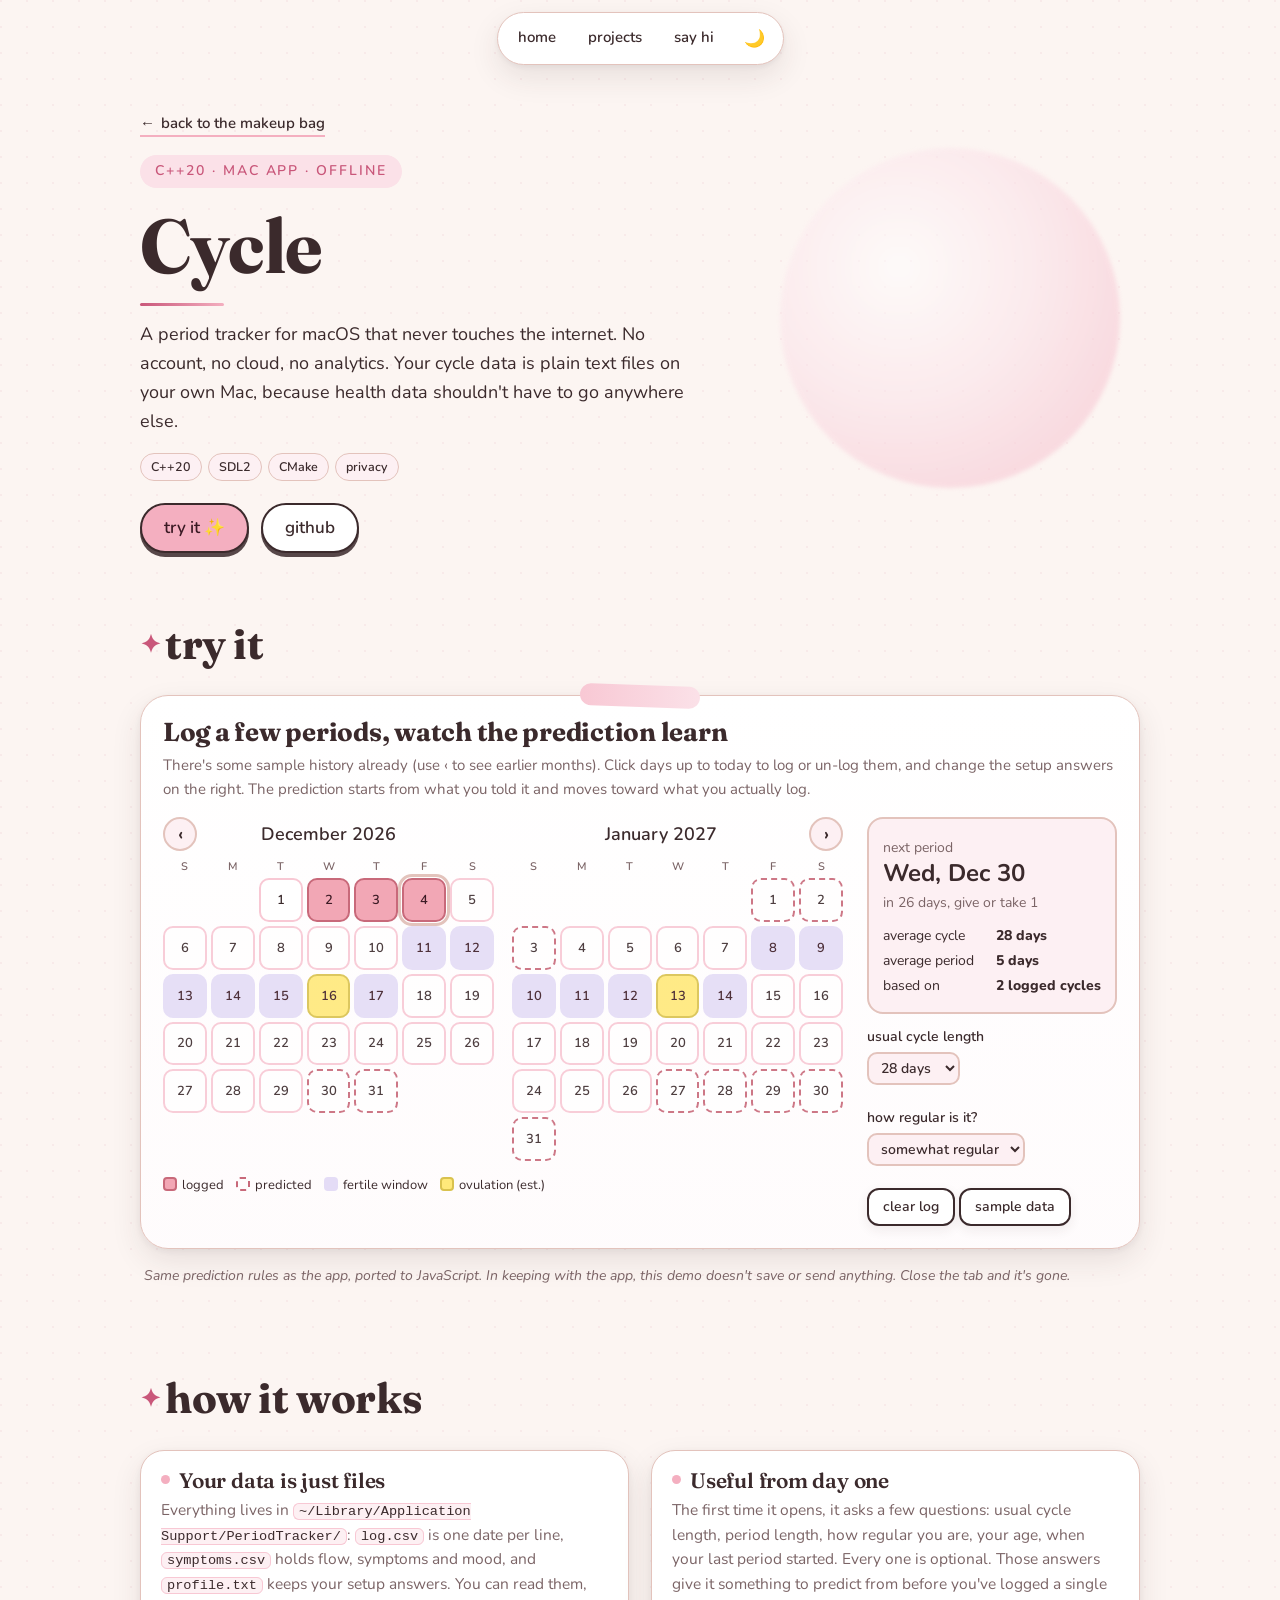
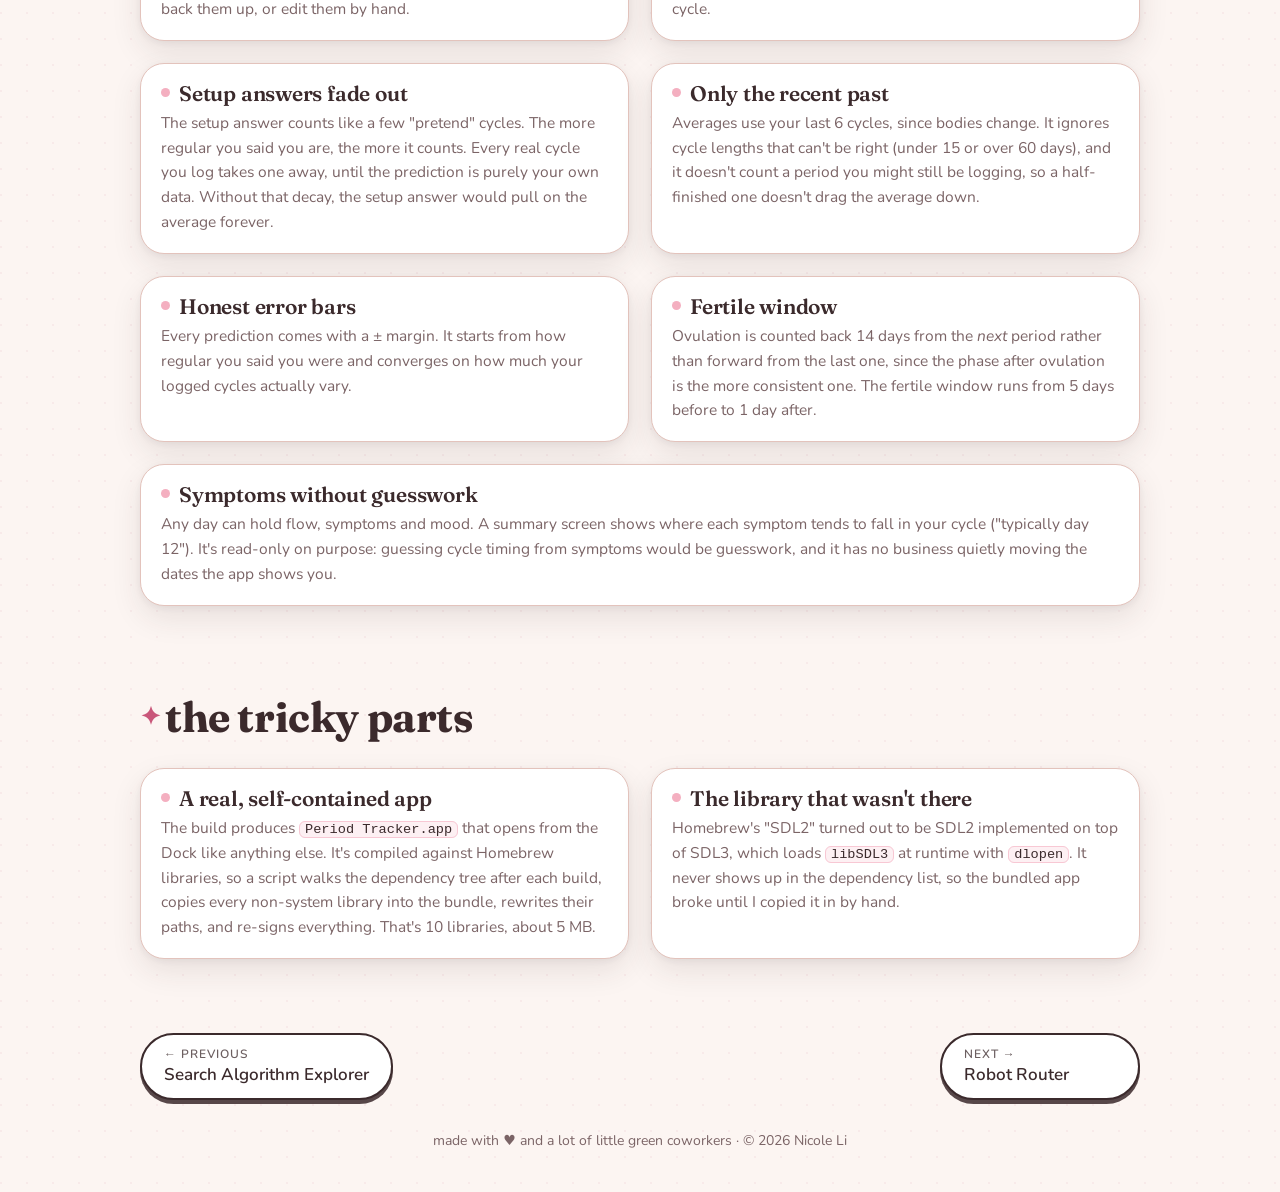
<file: projects/cycle.html>
<!DOCTYPE html>
<html lang="en" data-theme="light">
<head>
<meta charset="utf-8">
<meta name="viewport" content="width=device-width, initial-scale=1, viewport-fit=cover">
<meta name="description" content="Cycle by Nicole Li: a fully offline period tracker for macOS, written in C++20 with SDL2. Health data never leaves your machine.">
<link rel="icon" href="../figures/idea.png">
<title>Cycle · Nicole Li</title>
<link rel="preconnect" href="https://fonts.googleapis.com">
<link rel="stylesheet" href="https://fonts.googleapis.com/css2?family=Fraunces:opsz,wght@9..144,500;9..144,700&family=Nunito:ital,wght@0,400;0,600;0,800;1,400&display=swap">
<link rel="stylesheet" href="../style.css">
<script>try{if(localStorage.getItem('theme')==='dark')document.documentElement.setAttribute('data-theme','dark')}catch(e){}</script>
<style>
:root{--period:#F2A7B5; --period-edge:#C8697A; --fertile:#E4DCF6; --ovu:#FFE97A}
.cyc{display:grid; grid-template-columns:1fr 250px; gap:24px; align-items:start}
.months{display:grid; grid-template-columns:repeat(2,1fr); gap:18px}
.mhead{display:flex; justify-content:space-between; align-items:center; margin-bottom:8px}
.mhead h4{font:600 18px "Nunito",sans-serif; margin:0}
.arrow{font:700 18px "Nunito",sans-serif; width:34px; height:34px; border-radius:50%; border:2.5px solid var(--line); background:var(--g1); color:var(--ink); cursor:pointer}
.arrow:focus-visible{outline:3px dashed var(--g5); outline-offset:2px}
.cal7{display:grid; grid-template-columns:repeat(7,1fr); gap:4px}
.cal7 .dow{font:600 11px "Nunito",sans-serif; text-align:center; color:var(--ink-soft)}
.day{aspect-ratio:1; border-radius:10px; border:2px solid var(--g3); background:var(--paper); color:var(--ink); font:600 13px "Nunito",sans-serif; cursor:pointer; position:relative; padding:0}
.day:disabled{cursor:default; opacity:.9}
.day.out{visibility:hidden}
.day.fertile{background:var(--fertile); border-color:var(--fertile); color:#3B1A24}
.day.ovu{background:var(--ovu); border-color:#D9C24E; color:#3B1A24}
.day.pred{border:2.5px dashed var(--period-edge); background:var(--paper); color:var(--ink)}
.day.logged{background:var(--period); border-color:var(--period-edge); color:#3B1A24}
.day.today{outline:3px solid var(--line); outline-offset:1px}
.day:focus-visible{outline:3px dashed var(--g5); outline-offset:1px}
.arrow.mob{visibility:hidden}
.legend{display:flex; flex-wrap:wrap; gap:12px; margin-top:14px; font-size:13px}
.legend i{display:inline-block; width:14px; height:14px; border-radius:4px; vertical-align:-2px; margin-right:5px; border:2px solid var(--g3)}
.side{display:grid; gap:12px}
.side .ctrl{display:block}
.side .lbl{display:block; margin-bottom:4px}
.pred-box{background:var(--g1); border:2.5px solid var(--line); border-radius:16px; padding:14px}
.pred-box .big2{font:700 24px "Nunito",sans-serif; line-height:1.2}
.pred-box p{margin:4px 0 0; font-size:14px; color:var(--ink-soft)}
.pred-box dl{display:grid; grid-template-columns:1fr auto; gap:3px 10px; margin:10px 0 0; font-size:14px}
.pred-box dd{margin:0; font-weight:800}
@media (max-width:760px){
  .cyc{grid-template-columns:1fr}
  .months{grid-template-columns:1fr}
  .months > div:nth-child(2){display:none}
  .arrow.mob{visibility:visible}
}
</style>
</head>
<body>

<svg width="0" height="0" style="position:absolute" aria-hidden="true">
  <symbol id="p-group" viewBox="0 0 241 169"><image href="../figures/group.png" width="241" height="169"/></symbol>
  <symbol id="p-present" viewBox="0 0 165 276"><image href="../figures/present.png" width="165" height="276"/></symbol>
  <symbol id="p-idea" viewBox="0 0 127 259"><image href="../figures/idea.png" width="127" height="259"/></symbol>
</svg>
<div class="floaters" aria-hidden="true">
  <span class="s1" style="left:5%;top:16%;background:var(--g3);animation-delay:-2s"></span>
  <span class="s3" style="left:86%;top:10%;background:var(--g2);animation-delay:-1s;width:80px;height:80px"></span>
  <span class="s2" style="left:90%;top:62%;background:var(--g4);animation-delay:-8s;width:50px;height:50px"></span>
</div>
<canvas id="sparkles" aria-hidden="true"></canvas>

<nav class="nav" aria-label="Site">
  <ul>
    <li><a href="../index.html">home</a></li>
    <li><a href="../index.html#projects">projects</a></li>
    <li><a href="../index.html#contact">say hi</a></li>
    <li><button class="theme" id="themeBtn" type="button" aria-label="Toggle dark mode">🌙</button></li>
  </ul>
</nav>

<main class="wrap">
  <header class="phero">
    <div>
      <a class="back" href="../index.html#projects"><span class="ar">←</span> back to the makeup bag</a><br>
      <span class="eyebrow">C++20 · Mac app · offline</span>
      <h1>Cycle</h1>
      <p class="plead">A period tracker for macOS that never touches the internet. No account, no cloud, no analytics. Your cycle data is plain text files on your own Mac, because health data shouldn't have to go anywhere else.</p>
      <div class="tags"><span>C++20</span><span>SDL2</span><span>CMake</span><span>privacy</span></div>
      <div class="btns">
        <a class="btn" href="#demo">try it ✨</a>
        <a class="btn alt" href="https://github.com/nicole-li7/cycle" target="_blank" rel="noopener">github</a>
      </div>
    </div>
    <div class="stage" aria-hidden="true">
      <div class="pad a"></div>
      <div class="smk hero-smk" style="width:70%;left:15%;bottom:22%"><svg viewBox="0 0 241 169"><use href="#p-group"/></svg></div>
    </div>
  </header>

  <section id="demo">
    <div class="title"><div class="smk" aria-hidden="true"><svg viewBox="0 0 165 276"><use href="#p-present"/></svg></div><h2>try it</h2></div>
    <div class="demo-card">
      <h3 class="demo-sub">Log a few periods, watch the prediction learn</h3>
      <p>There's some sample history already (use ‹ to see earlier months). Click days up to today to log or un-log them, and change the setup answers on the right. The prediction starts from what you told it and moves toward what you actually log.</p>
      <div class="cyc">
        <div>
          <div class="months" id="months"></div>
          <div class="legend">
            <span><i style="background:var(--period);border-color:var(--period-edge)"></i>logged</span>
            <span><i style="border:2px dashed var(--period-edge)"></i>predicted</span>
            <span><i style="background:var(--fertile);border-color:var(--fertile)"></i>fertile window</span>
            <span><i style="background:var(--ovu);border-color:#D9C24E"></i>ovulation (est.)</span>
          </div>
        </div>
        <div class="side">
          <div class="pred-box" aria-live="polite" id="pred"></div>
          <div class="ctrl"><label class="lbl" for="usual">usual cycle length</label>
            <select class="sel" id="usual"></select></div>
          <div class="ctrl"><label class="lbl" for="reg">how regular is it?</label>
            <select class="sel" id="reg"><option value="0">not sure</option><option value="4">very regular</option><option value="2" selected>somewhat regular</option><option value="1">irregular</option></select></div>
          <div class="ctrl">
            <button class="btn small alt" type="button" id="clear">clear log</button>
            <button class="btn small alt" type="button" id="sample">sample data</button>
          </div>
        </div>
      </div>
    </div>
    <p class="demo-note">Same prediction rules as the app, ported to JavaScript. In keeping with the app, this demo doesn't save or send anything. Close the tab and it's gone.</p>
  </section>

  <section>
    <div class="title"><div class="smk" aria-hidden="true"><svg viewBox="0 0 127 259"><use href="#p-idea"/></svg></div><h2>how it works</h2></div>
    <div class="explain">
      <div class="note">
        <h3>Your data is just files</h3>
        <p>Everything lives in <code>~/Library/Application Support/PeriodTracker/</code>: <code>log.csv</code> is one date per line, <code>symptoms.csv</code> holds flow, symptoms and mood, and <code>profile.txt</code> keeps your setup answers. You can read them, back them up, or edit them by hand.</p>
      </div>
      <div class="note">
        <h3>Useful from day one</h3>
        <p>The first time it opens, it asks a few questions: usual cycle length, period length, how regular you are, your age, when your last period started. Every one is optional. Those answers give it something to predict from before you've logged a single cycle.</p>
      </div>
      <div class="note">
        <h3>Setup answers fade out</h3>
        <p>The setup answer counts like a few "pretend" cycles. The more regular you said you are, the more it counts. Every real cycle you log takes one away, until the prediction is purely your own data. Without that decay, the setup answer would pull on the average forever.</p>
      </div>
      <div class="note">
        <h3>Only the recent past</h3>
        <p>Averages use your last 6 cycles, since bodies change. It ignores cycle lengths that can't be right (under 15 or over 60 days), and it doesn't count a period you might still be logging, so a half-finished one doesn't drag the average down.</p>
      </div>
      <div class="note">
        <h3>Honest error bars</h3>
        <p>Every prediction comes with a ± margin. It starts from how regular you said you were and converges on how much your logged cycles actually vary.</p>
      </div>
      <div class="note">
        <h3>Fertile window</h3>
        <p>Ovulation is counted back 14 days from the <em>next</em> period rather than forward from the last one, since the phase after ovulation is the more consistent one. The fertile window runs from 5 days before to 1 day after.</p>
      </div>
      <div class="note wide">
        <h3>Symptoms without guesswork</h3>
        <p>Any day can hold flow, symptoms and mood. A summary screen shows where each symptom tends to fall in your cycle ("typically day 12"). It's read-only on purpose: guessing cycle timing from symptoms would be guesswork, and it has no business quietly moving the dates the app shows you.</p>
      </div>
    </div>
  </section>

  <section>
    <div class="title"><h2>the tricky parts</h2></div>
    <div class="explain">
      <div class="note">
        <h3>A real, self-contained app</h3>
        <p>The build produces <code>Period Tracker.app</code> that opens from the Dock like anything else. It's compiled against Homebrew libraries, so a script walks the dependency tree after each build, copies every non-system library into the bundle, rewrites their paths, and re-signs everything. That's 10 libraries, about 5 MB.</p>
      </div>
      <div class="note">
        <h3>The library that wasn't there</h3>
        <p>Homebrew's "SDL2" turned out to be SDL2 implemented on top of SDL3, which loads <code>libSDL3</code> at runtime with <code>dlopen</code>. It never shows up in the dependency list, so the bundled app broke until I copied it in by hand.</p>
      </div>
    </div>
  </section>

  <nav class="pnext" aria-label="More projects">
    <a class="btn alt" href="search.html"><small>← previous</small>Search Algorithm Explorer</a>
    <a class="btn alt" href="robots.html"><small>next →</small>Robot Router</a>
  </nav>
</main>
<footer>made with ♥ and a lot of little green coworkers · © 2026 Nicole Li</footer>

<script src="../site.js"></script>
<script>
(function(){
  var DAY = 864e5, WINDOW = 6, FUTURE = 13, LUTEAL = 14;
  function mk(y, m, d){ return new Date(y, m, d, 12); }
  var now = new Date(), TODAY = mk(now.getFullYear(), now.getMonth(), now.getDate());
  function add(d, n){ return mk(d.getFullYear(), d.getMonth(), d.getDate() + n); }
  function key(d){ return d.getFullYear() + '-' + String(d.getMonth() + 1).padStart(2, '0') + '-' + String(d.getDate()).padStart(2, '0'); }
  function between(a, b){ return Math.round((b - a) / DAY); }
  function fromKey(k){ var p = k.split('-'); return mk(+p[0], p[1] - 1, +p[2]); }

  var logged = new Set(), viewStart = mk(TODAY.getFullYear(), TODAY.getMonth(), 1);
  var usual = document.getElementById('usual'), reg = document.getElementById('reg');
  usual.innerHTML = '<option value="0">not sure</option>' + Array.from({length: 21}, function(_, i){ var v = 21 + i; return '<option value="' + v + '"' + (v === 28 ? ' selected' : '') + '>' + v + ' days</option>'; }).join('');

  function seed(){
    logged.clear();
    [[-58, 5], [-30, 5], [-2, 3]].forEach(function(p){ for (var i = 0; i < p[1]; i++) logged.add(key(add(TODAY, p[0] + i))); });
  }

  // blend(): the setup answer counts as `w` cycles; with w = 0 it drops out
  function blend(prior, w, obs){
    if (!obs.length) return prior;
    var sum = obs.reduce(function(a, b){ return a + b; }, 0);
    return w <= 0 ? Math.round(sum / obs.length) : Math.round((prior * w + sum) / (w + obs.length));
  }
  function sd(v){
    if (v.length < 2) return 0;
    var m = v.reduce(function(a, b){ return a + b; }, 0) / v.length;
    return Math.round(Math.sqrt(v.reduce(function(a, b){ return a + (b - m) * (b - m); }, 0) / v.length));
  }

  function predict(){
    var typical = +usual.value, regularity = +reg.value;
    var strength = regularity || (typical ? 2 : 1);
    var baseSpread = {4: 2, 2: 4, 1: 7, 0: 5}[regularity];
    var out = {cycle: typical || 28, period: 5, spread: baseSpread, observed: 0, pred: new Set(), fertile: new Set(), ovu: new Set(), next: null};
    var days = Array.from(logged).sort().map(fromKey);
    if (!days.length) return out;

    // group consecutive days into periods
    var cycles = [];
    for (var i = 0; i < days.length;) {
      var len = 1; while (i + len < days.length && between(days[i], days[i + len]) === len) len++;
      cycles.push({start: days[i], period: len}); i += len;
    }
    var lens = [];
    for (var c = 0; c + 1 < cycles.length; c++) { var L = between(cycles[c].start, cycles[c + 1].start); if (L >= 15 && L <= 60) lens.push(L); }
    var total = lens.length; lens = lens.slice(-WINDOW);
    var plens = cycles.filter(function(cy, idx){
      var last = idx === cycles.length - 1, lastDay = add(cy.start, cy.period - 1);
      return !(last && between(lastDay, TODAY) <= 1);          // might still be ongoing
    }).map(function(cy){ return cy.period; }).slice(-WINDOW);

    var w = Math.max(0, strength - total);
    out.observed = total;
    out.cycle = blend(typical || 28, w, lens);
    out.period = blend(5, w, plens);
    out.spread = lens.length >= 2 ? blend(baseSpread, w, lens.map(function(){ return Math.max(1, sd(lens)); })) : baseSpread;
    out.spread = Math.min(10, Math.max(1, out.spread));

    var next = add(cycles[cycles.length - 1].start, out.cycle);
    while (between(next, TODAY) > 0) next = add(next, out.cycle);
    out.next = next;
    for (var k = 0; k < FUTURE; k++) {
      var s = add(next, k * out.cycle);
      for (var p = 0; p < out.period; p++) out.pred.add(key(add(s, p)));
      var ov = add(s, -LUTEAL); out.ovu.add(key(ov));
      for (var f = -5; f <= 1; f++) out.fertile.add(key(add(ov, f)));
    }
    return out;
  }

  var MONTHS = ['January','February','March','April','May','June','July','August','September','October','November','December'];
  function month(first, P, idx){
    var y = first.getFullYear(), m = first.getMonth(), n = new Date(y, m + 1, 0).getDate(), lead = first.getDay();
    var h = '<div><div class="mhead">' + (idx === 0 ? '<button class="arrow" type="button" data-nav="-1" aria-label="Earlier months">‹</button>' : '<span></span>') +
      '<h4>' + MONTHS[m] + ' ' + y + '</h4>' + (idx === 1 ? '<button class="arrow" type="button" data-nav="1" aria-label="Later months">›</button>' : '<button class="arrow mob" type="button" data-nav="1" aria-label="Later months">›</button>') + '</div><div class="cal7">';
    'SMTWTFS'.split('').forEach(function(d){ h += '<span class="dow" aria-hidden="true">' + d + '</span>'; });
    for (var b = 0; b < lead; b++) h += '<span class="day out"></span>';
    for (var d = 1; d <= n; d++) {
      var dt = mk(y, m, d), k = key(dt), cls = ['day'], label = MONTHS[m] + ' ' + d;
      if (logged.has(k)) { cls.push('logged'); label += ', logged'; }
      else if (P.pred.has(k)) { cls.push('pred'); label += ', predicted period'; }
      else if (P.ovu.has(k)) { cls.push('ovu'); label += ', estimated ovulation'; }
      else if (P.fertile.has(k)) { cls.push('fertile'); label += ', fertile window'; }
      if (k === key(TODAY)) { cls.push('today'); label += ', today'; }
      var future = dt > TODAY;
      h += '<button type="button" class="' + cls.join(' ') + '" data-k="' + k + '"' + (future ? ' disabled' : '') + ' aria-label="' + label + '" aria-pressed="' + logged.has(k) + '">' + d + '</button>';
    }
    return h + '</div></div>';
  }

  function fmtDate(d){ return d.toLocaleDateString('en-US', {weekday: 'short', month: 'short', day: 'numeric'}); }
  function render(){
    var P = predict();
    document.getElementById('months').innerHTML = month(viewStart, P, 0) + month(mk(viewStart.getFullYear(), viewStart.getMonth() + 1, 1), P, 1);
    var box = document.getElementById('pred');
    if (!P.next) { box.innerHTML = '<div class="big2">nothing logged</div><p>Click a past day to log it. Until then there\'s nothing to anchor a date to, just your setup answers: about ' + P.cycle + '-day cycles.</p>'; return; }
    var inDays = between(TODAY, P.next);
    box.innerHTML = '<p>next period</p><div class="big2">' + fmtDate(P.next) + '</div><p>' + (inDays === 0 ? 'today' : 'in ' + inDays + ' day' + (inDays === 1 ? '' : 's')) + ', give or take ' + P.spread + '</p>' +
      '<dl><dt>average cycle</dt><dd>' + P.cycle + ' days</dd><dt>average period</dt><dd>' + P.period + ' days</dd><dt>based on</dt><dd>' +
      (P.observed ? P.observed + ' logged cycle' + (P.observed === 1 ? '' : 's') : 'setup answers') + '</dd></dl>';
  }

  document.getElementById('months').addEventListener('click', function(e){
    var nav = e.target.closest('[data-nav]');
    if (nav) { viewStart = mk(viewStart.getFullYear(), viewStart.getMonth() + (+nav.dataset.nav), 1); render(); return; }
    var b = e.target.closest('.day[data-k]'); if (!b || b.disabled) return;
    var k = b.dataset.k; if (logged.has(k)) logged.delete(k); else logged.add(k);
    render();
    var again = document.querySelector('.day[data-k="' + k + '"]'); if (again) again.focus();
  });
  usual.addEventListener('change', render); reg.addEventListener('change', render);
  document.getElementById('clear').addEventListener('click', function(){ logged.clear(); render(); });
  document.getElementById('sample').addEventListener('click', function(){ seed(); viewStart = mk(TODAY.getFullYear(), TODAY.getMonth(), 1); render(); });
  seed(); render();
})();
</script>
</body>
</html>
</file>
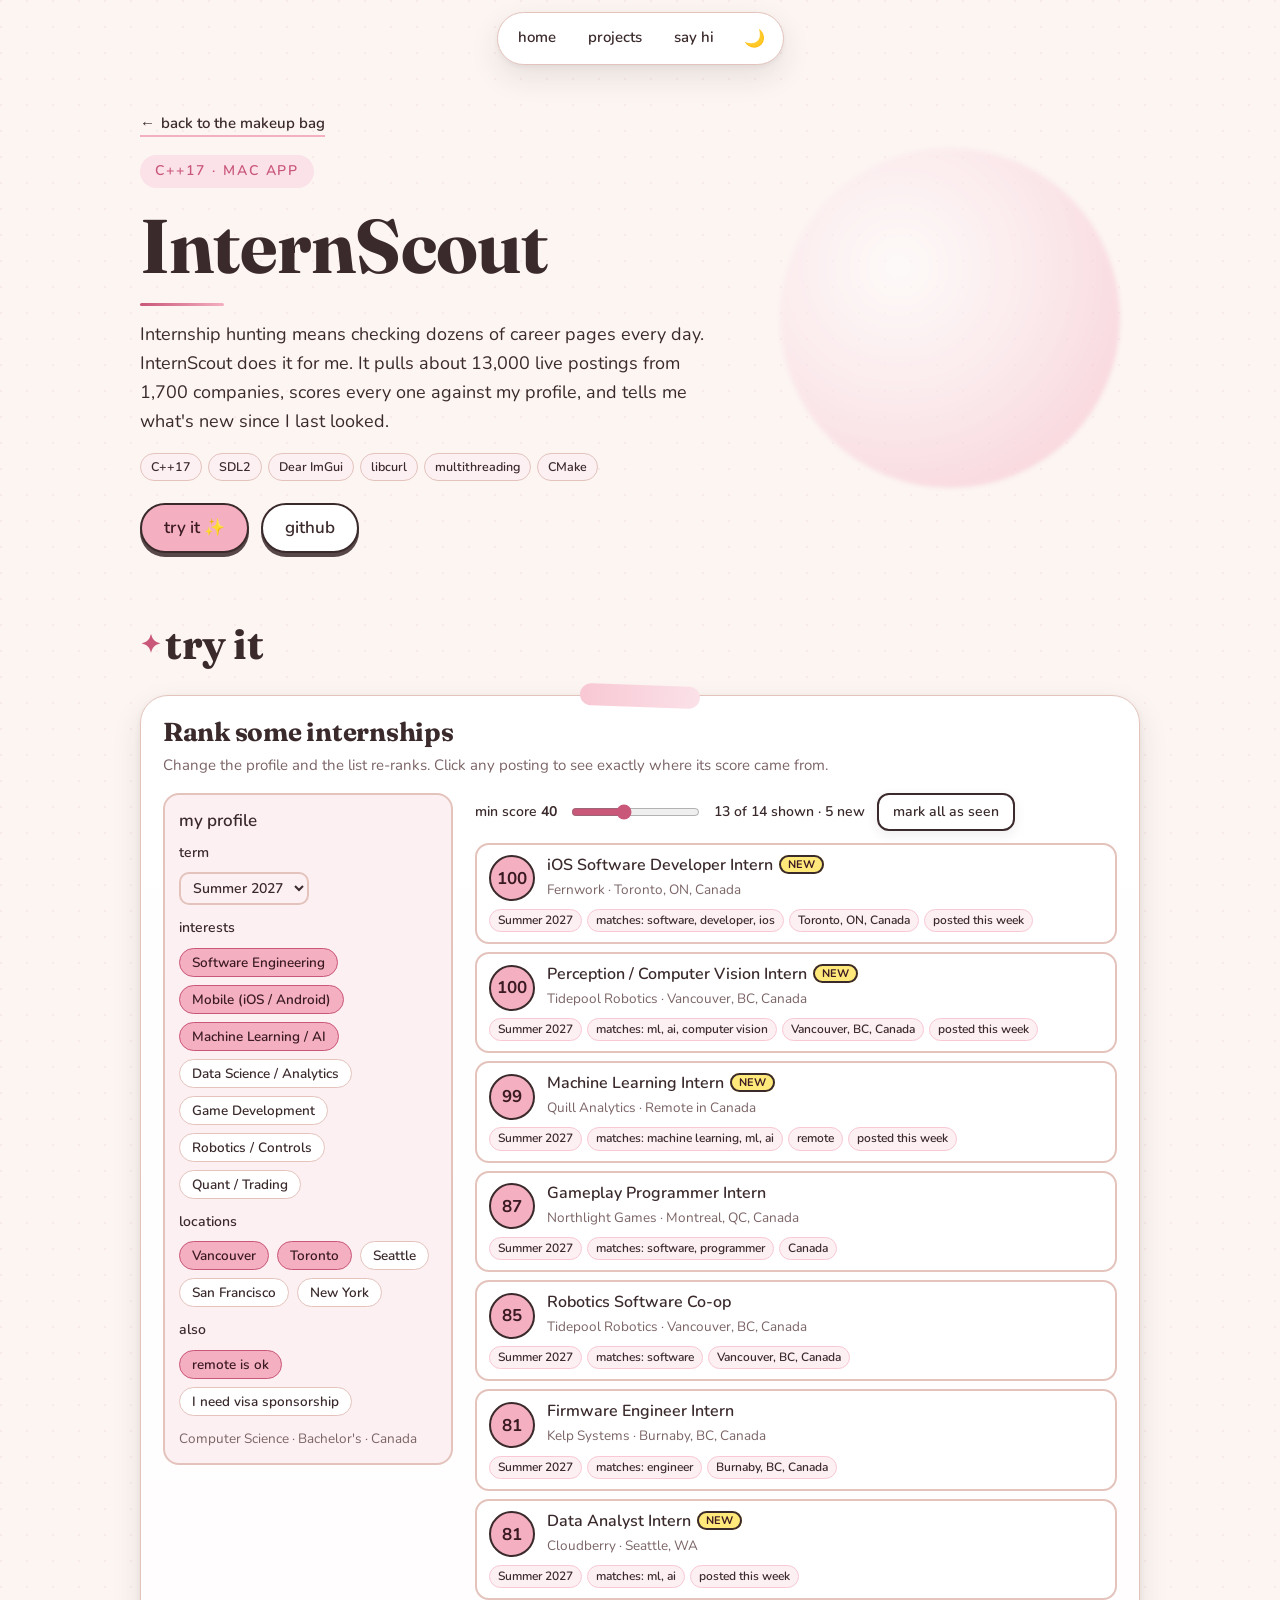
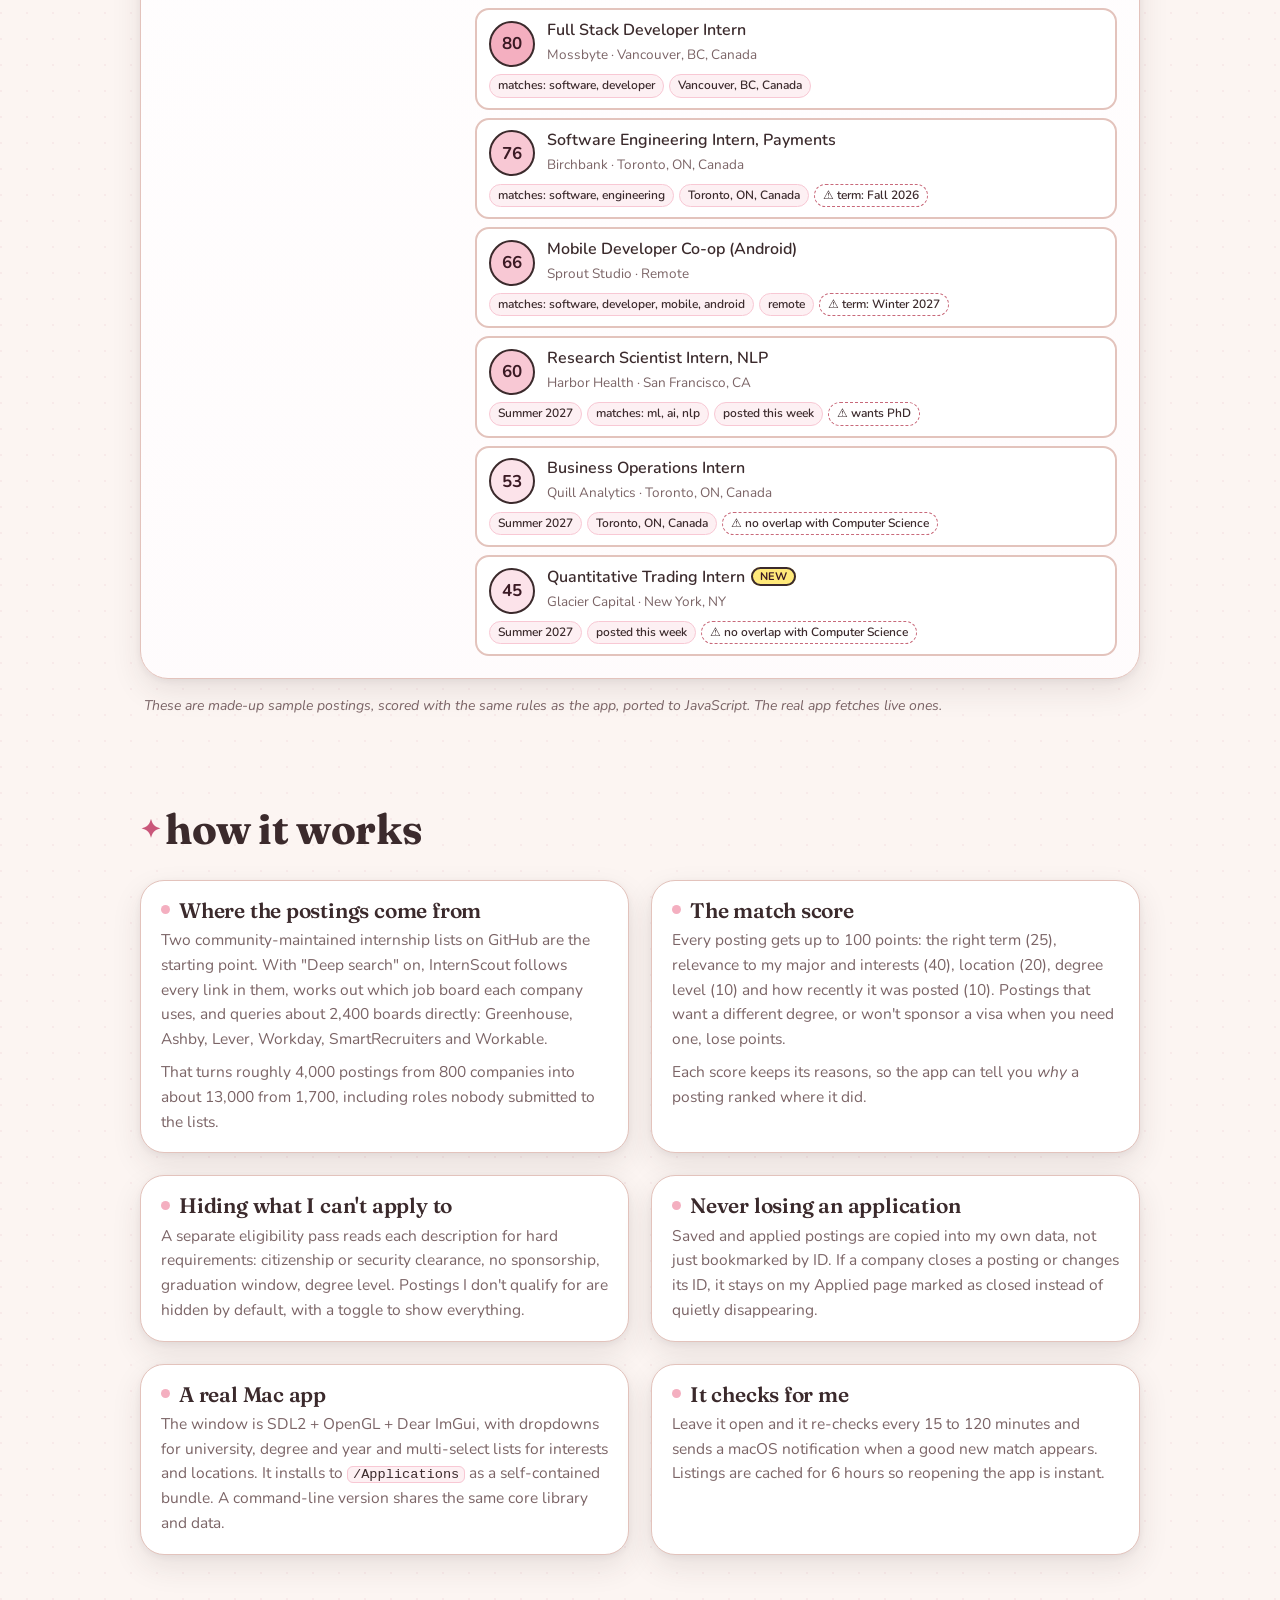
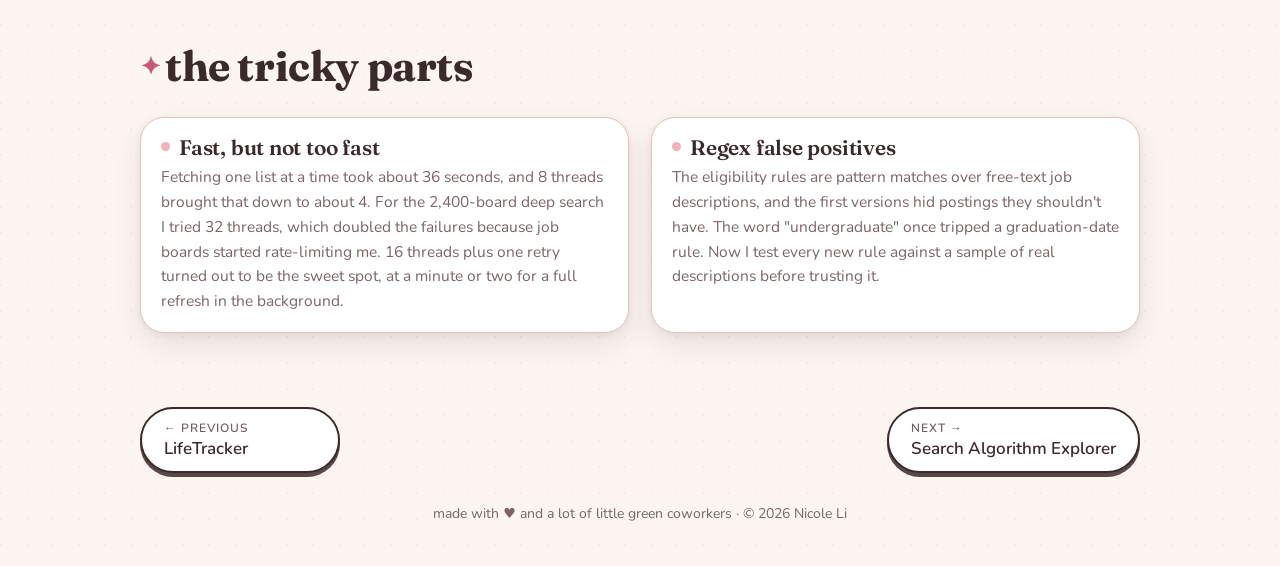
<file: projects/internscout.html>
<!DOCTYPE html>
<html lang="en" data-theme="light">
<head>
<meta charset="utf-8">
<meta name="viewport" content="width=device-width, initial-scale=1, viewport-fit=cover">
<meta name="description" content="InternScout by Nicole Li: a C++17 Mac app that pulls about 13,000 live internship postings and ranks them against your profile.">
<link rel="icon" href="../figures/idea.png">
<title>InternScout · Nicole Li</title>
<link rel="preconnect" href="https://fonts.googleapis.com">
<link rel="stylesheet" href="https://fonts.googleapis.com/css2?family=Fraunces:opsz,wght@9..144,500;9..144,700&family=Nunito:ital,wght@0,400;0,600;0,800;1,400&display=swap">
<link rel="stylesheet" href="../style.css">
<script>try{if(localStorage.getItem('theme')==='dark')document.documentElement.setAttribute('data-theme','dark')}catch(e){}</script>
<style>
.is{display:grid; grid-template-columns:290px 1fr; gap:22px; align-items:start}
.prof{background:var(--g1); border:2.5px solid var(--line); border-radius:16px; padding:14px}
.prof h4{font:600 17px "Nunito",sans-serif; margin:0 0 10px}
.prof .ctrl{margin-bottom:12px}
.prof .ctrl + .ctrl{margin-top:0}
.prof .lbl{width:100%}
.prof .tog{background:var(--paper)}
.prof .tog[aria-pressed="true"]{background:var(--g4)}
.fixed{font-size:13.5px; color:var(--ink-soft); margin:4px 0 0}
.toolbar{display:flex; flex-wrap:wrap; align-items:center; gap:12px; margin-bottom:12px; font:600 14px "Nunito",sans-serif}
.list{display:grid; gap:8px}
.row{display:block; width:100%; text-align:left; font:inherit; color:var(--ink); background:var(--paper); border:2.5px solid var(--line); border-radius:14px; padding:10px 12px; cursor:pointer; transition:transform .15s}
.row:hover{transform:translateX(3px)}
.row:focus-visible{outline:3px dashed var(--g5); outline-offset:2px}
.row .top{display:flex; gap:12px; align-items:center}
.score{flex:none; width:46px; height:46px; border-radius:50%; display:grid; place-items:center; font:700 17px "Nunito",sans-serif; border:2.5px solid #3B2A2C; color:#3B1A24}
.who{min-width:0; flex:1}
.who b{font:600 16px "Nunito",sans-serif; display:block; line-height:1.25}
.who small{color:var(--ink-soft); font-size:13.5px}
.new{font:700 11px "Nunito",sans-serif; background:#FFE97A; color:#3B1A24; border:2px solid #3B2A2C; border-radius:999px; padding:0 7px; margin-left:6px; vertical-align:2px}
.why{display:flex; flex-wrap:wrap; gap:5px; margin-top:7px}
.why span{font-size:12px; font-weight:600; border-radius:999px; padding:1px 8px; background:var(--g1); border:1.5px solid var(--g3)}
.why span.warn{background:transparent; border:1.5px dashed #C8697A; color:var(--ink)}
.brk{margin-top:10px; border-top:2px dashed var(--g3); padding-top:8px; font-size:13.5px; display:grid; grid-template-columns:1fr auto; gap:2px 14px}
.brk span:nth-child(even){font-weight:800; text-align:right}
.brk .tot{border-top:2px solid var(--line); padding-top:3px}
.empty{padding:20px; text-align:center; color:var(--ink-soft); border:2.5px dashed var(--g3); border-radius:14px}
@media (max-width:760px){ .is{grid-template-columns:1fr} }
</style>
</head>
<body>

<svg width="0" height="0" style="position:absolute" aria-hidden="true">
  <symbol id="p-approve" viewBox="0 0 148 247"><image href="../figures/approve.png" width="148" height="247"/></symbol>
  <symbol id="p-present" viewBox="0 0 165 276"><image href="../figures/present.png" width="165" height="276"/></symbol>
  <symbol id="p-idea" viewBox="0 0 127 259"><image href="../figures/idea.png" width="127" height="259"/></symbol>
</svg>
<div class="floaters" aria-hidden="true">
  <span class="s1" style="left:5%;top:16%;background:var(--g3);animation-delay:-2s"></span>
  <span class="s3" style="left:86%;top:10%;background:var(--g2);animation-delay:-1s;width:80px;height:80px"></span>
  <span class="s2" style="left:90%;top:62%;background:var(--g4);animation-delay:-8s;width:50px;height:50px"></span>
</div>
<canvas id="sparkles" aria-hidden="true"></canvas>

<nav class="nav" aria-label="Site">
  <ul>
    <li><a href="../index.html">home</a></li>
    <li><a href="../index.html#projects">projects</a></li>
    <li><a href="../index.html#contact">say hi</a></li>
    <li><button class="theme" id="themeBtn" type="button" aria-label="Toggle dark mode">🌙</button></li>
  </ul>
</nav>

<main class="wrap">
  <header class="phero">
    <div>
      <a class="back" href="../index.html#projects"><span class="ar">←</span> back to the makeup bag</a><br>
      <span class="eyebrow">C++17 · Mac app</span>
      <h1>InternScout</h1>
      <p class="plead">Internship hunting means checking dozens of career pages every day. InternScout does it for me. It pulls about 13,000 live postings from 1,700 companies, scores every one against my profile, and tells me what's new since I last looked.</p>
      <div class="tags"><span>C++17</span><span>SDL2</span><span>Dear ImGui</span><span>libcurl</span><span>multithreading</span><span>CMake</span></div>
      <div class="btns">
        <a class="btn" href="#demo">try it ✨</a>
        <a class="btn alt" href="https://github.com/nicole-li7/internscout" target="_blank" rel="noopener">github</a>
      </div>
    </div>
    <div class="stage" aria-hidden="true">
      <div class="pad a"></div>
      <div class="smk hero-smk"><svg viewBox="0 0 148 247"><use href="#p-approve"/></svg></div>
    </div>
  </header>

  <section id="demo">
    <div class="title"><div class="smk" aria-hidden="true"><svg viewBox="0 0 165 276"><use href="#p-present"/></svg></div><h2>try it</h2></div>
    <div class="demo-card">
      <h3 class="demo-sub">Rank some internships</h3>
      <p>Change the profile and the list re-ranks. Click any posting to see exactly where its score came from.</p>
      <div class="is">
        <div class="prof">
          <h4>my profile</h4>
          <div class="ctrl"><label class="lbl" for="term">term</label>
            <select class="sel" id="term"><option>Summer 2027</option><option>Fall 2026</option><option>Winter 2027</option></select>
          </div>
          <div class="ctrl" id="ints"><span class="lbl">interests</span></div>
          <div class="ctrl" id="locs"><span class="lbl">locations</span></div>
          <div class="ctrl"><span class="lbl">also</span>
            <button class="tog" type="button" id="remote" aria-pressed="true">remote is ok</button>
            <button class="tog" type="button" id="spons" aria-pressed="false">I need visa sponsorship</button>
          </div>
          <p class="fixed">Computer Science · Bachelor's · Canada</p>
        </div>
        <div>
          <div class="toolbar">
            <label for="min">min score <b id="minv">40</b></label>
            <input type="range" id="min" min="0" max="100" step="5" value="40">
            <span id="count"></span>
            <button class="btn small alt" type="button" id="seen">mark all as seen</button>
          </div>
          <div class="list" id="list" aria-live="polite"></div>
        </div>
      </div>
    </div>
    <p class="demo-note">These are made-up sample postings, scored with the same rules as the app, ported to JavaScript. The real app fetches live ones.</p>
  </section>

  <section>
    <div class="title"><div class="smk" aria-hidden="true"><svg viewBox="0 0 127 259"><use href="#p-idea"/></svg></div><h2>how it works</h2></div>
    <div class="explain">
      <div class="note">
        <h3>Where the postings come from</h3>
        <p>Two community-maintained internship lists on GitHub are the starting point. With "Deep search" on, InternScout follows every link in them, works out which job board each company uses, and queries about 2,400 boards directly: Greenhouse, Ashby, Lever, Workday, SmartRecruiters and Workable.</p>
        <p>That turns roughly 4,000 postings from 800 companies into about 13,000 from 1,700, including roles nobody submitted to the lists.</p>
      </div>
      <div class="note">
        <h3>The match score</h3>
        <p>Every posting gets up to 100 points: the right term (25), relevance to my major and interests (40), location (20), degree level (10) and how recently it was posted (10). Postings that want a different degree, or won't sponsor a visa when you need one, lose points.</p>
        <p>Each score keeps its reasons, so the app can tell you <em>why</em> a posting ranked where it did.</p>
      </div>
      <div class="note">
        <h3>Hiding what I can't apply to</h3>
        <p>A separate eligibility pass reads each description for hard requirements: citizenship or security clearance, no sponsorship, graduation window, degree level. Postings I don't qualify for are hidden by default, with a toggle to show everything.</p>
      </div>
      <div class="note">
        <h3>Never losing an application</h3>
        <p>Saved and applied postings are copied into my own data, not just bookmarked by ID. If a company closes a posting or changes its ID, it stays on my Applied page marked as closed instead of quietly disappearing.</p>
      </div>
      <div class="note">
        <h3>A real Mac app</h3>
        <p>The window is SDL2 + OpenGL + Dear ImGui, with dropdowns for university, degree and year and multi-select lists for interests and locations. It installs to <code>/Applications</code> as a self-contained bundle. A command-line version shares the same core library and data.</p>
      </div>
      <div class="note">
        <h3>It checks for me</h3>
        <p>Leave it open and it re-checks every 15 to 120 minutes and sends a macOS notification when a good new match appears. Listings are cached for 6 hours so reopening the app is instant.</p>
      </div>
    </div>
  </section>

  <section>
    <div class="title"><h2>the tricky parts</h2></div>
    <div class="explain">
      <div class="note">
        <h3>Fast, but not too fast</h3>
        <p>Fetching one list at a time took about 36 seconds, and 8 threads brought that down to about 4. For the 2,400-board deep search I tried 32 threads, which doubled the failures because job boards started rate-limiting me. 16 threads plus one retry turned out to be the sweet spot, at a minute or two for a full refresh in the background.</p>
      </div>
      <div class="note">
        <h3>Regex false positives</h3>
        <p>The eligibility rules are pattern matches over free-text job descriptions, and the first versions hid postings they shouldn't have. The word "undergraduate" once tripped a graduation-date rule. Now I test every new rule against a sample of real descriptions before trusting it.</p>
      </div>
    </div>
  </section>

  <nav class="pnext" aria-label="More projects">
    <a class="btn alt" href="lifetracker.html"><small>← previous</small>LifeTracker</a>
    <a class="btn alt" href="search.html"><small>next →</small>Search Algorithm Explorer</a>
  </nav>
</main>
<footer>made with ♥ and a lot of little green coworkers · © 2026 Nicole Li</footer>

<script src="../site.js"></script>
<script>
(function(){
  // Interest labels expand to search words, like src/options.cpp in the app
  var INTERESTS = {
    'Software Engineering': ['software','engineer','developer','sde','swe','programmer','engineering'],
    'Mobile (iOS / Android)': ['mobile','ios','android','swift','kotlin'],
    'Machine Learning / AI': ['machine learning','ml','ai','deep learning','nlp','computer vision','llm','applied scientist'],
    'Data Science / Analytics': ['data','analytics','analyst','data science','data scientist','business intelligence'],
    'Game Development': ['game','gameplay','unity','unreal','graphics','rendering'],
    'Robotics / Controls': ['robotics','robot','controls','autonomy','autonomous','perception','mechatronics'],
    'Quant / Trading': ['quant','quantitative','trading','trader','algorithmic']
  };
  var PLACES = {
    'Vancouver': ['Vancouver','Burnaby','Richmond, BC','Surrey, BC'],
    'Toronto': ['Toronto','Mississauga','Waterloo'],
    'Seattle': ['Seattle','Redmond','Bellevue'],
    'San Francisco': ['San Francisco','Palo Alto','Mountain View','San Jose'],
    'New York': ['New York']
  };
  // Computer Science major rule from src/matcher.cpp
  var CS_WORDS = ['software','developer','engineer','engineering','programmer','backend','frontend','front-end','back-end','full stack','fullstack','web','mobile','ios','android','cloud','devops','infrastructure','platform','systems','security','data','machine learning','ml','ai','sde','swe','technology','technical','qa','test'];
  var CS_CATS = ['software','software engineering','ai/ml/data'];

  var L = [
    {c:'Fernwork', t:'iOS Software Developer Intern', cat:'Software', loc:'Toronto, ON, Canada', terms:['Summer 2027'], deg:["Bachelor's"], sp:'', age:3, isNew:true},
    {c:'Tidepool Robotics', t:'Robotics Software Co-op', cat:'Software', loc:'Vancouver, BC, Canada', terms:['Summer 2027'], deg:[], sp:'', age:12},
    {c:'Quill Analytics', t:'Machine Learning Intern', cat:'AI/ML/Data', loc:'Remote in Canada', remote:true, terms:['Summer 2027'], deg:["Bachelor's","Master's"], sp:'', age:5, isNew:true},
    {c:'Northlight Games', t:'Gameplay Programmer Intern', cat:'Software', loc:'Montreal, QC, Canada', terms:['Summer 2027'], deg:[], sp:'', age:20},
    {c:'Birchbank', t:'Software Engineering Intern, Payments', cat:'Software', loc:'Toronto, ON, Canada', terms:['Fall 2026'], deg:["Bachelor's"], sp:'', age:8},
    {c:'Glacier Capital', t:'Quantitative Trading Intern', cat:'Quant', loc:'New York, NY', terms:['Summer 2027'], deg:["Bachelor's"], sp:'Does not offer sponsorship', age:2, isNew:true},
    {c:'Mossbyte', t:'Full Stack Developer Intern', cat:'Software', loc:'Vancouver, BC, Canada', terms:[], deg:[], sp:'', age:40},
    {c:'Kelp Systems', t:'Firmware Engineer Intern', cat:'Hardware', loc:'Burnaby, BC, Canada', terms:['Summer 2027'], deg:["Bachelor's"], sp:'', age:15},
    {c:'Cloudberry', t:'Data Analyst Intern', cat:'AI/ML/Data', loc:'Seattle, WA', terms:['Summer 2027'], deg:[], sp:'Offers sponsorship', age:1, isNew:true},
    {c:'Harbor Health', t:'Research Scientist Intern, NLP', cat:'AI/ML/Data', loc:'San Francisco, CA', terms:['Summer 2027'], deg:['PhD'], sp:'', age:6},
    {c:'Sprout Studio', t:'Mobile Developer Co-op (Android)', cat:'Software', loc:'Remote', remote:true, terms:['Winter 2027'], deg:[], sp:'', age:9},
    {c:'Lumen Silicon', t:'Hardware Verification Intern', cat:'Hardware', loc:'San Jose, CA', terms:['Summer 2027'], deg:["Master's"], sp:'', age:30},
    {c:'Tidepool Robotics', t:'Perception / Computer Vision Intern', cat:'AI/ML/Data', loc:'Vancouver, BC, Canada', terms:['Summer 2027'], deg:["Bachelor's"], sp:'', age:4, isNew:true},
    {c:'Quill Analytics', t:'Business Operations Intern', cat:'Other', loc:'Toronto, ON, Canada', terms:['Summer 2027'], deg:[], sp:'', age:50}
  ];

  var prof = {term:'Summer 2027', ints:['Software Engineering','Mobile (iOS / Android)','Machine Learning / AI'], locs:['Vancouver','Toronto'], remote:true, spons:false};
  var minScore = 40, open = {};

  function esc(s){ return String(s).replace(/[.*+?^${}()|[\]\\]/g, '\\$&'); }
  function hasWord(hay, kw){ return new RegExp('(^|[^a-z0-9])' + esc(kw.toLowerCase()) + '($|[^a-z0-9])').test(hay.toLowerCase()); }
  function has(hay, s){ return hay.toLowerCase().indexOf(s.toLowerCase()) >= 0; }

  function score(l){
    var parts = [], reasons = [], warns = [];
    // 1. term (up to 25)
    var term = l.terms.length ? (l.terms.indexOf(prof.term) >= 0 ? 25 : 0) : 12;
    parts.push(['term', term]);
    if (term === 25) reasons.push(prof.term); else if (!term) warns.push('term: ' + l.terms.join('/'));
    // 2. relevance to major + interests (up to 40)
    var hay = l.t + ' ' + l.cat, rel = 0, hits = [];
    var kws = []; prof.ints.forEach(function(i){ kws = kws.concat(INTERESTS[i]); });
    for (var k = 0; k < kws.length && hits.length < 4; k++) if (hasWord(hay, kws[k]) && hits.indexOf(kws[k]) < 0) { rel += 14; hits.push(kws[k]); }
    var majorHits = 0;
    CS_WORDS.forEach(function(w){ if (hasWord(hay, w) && ++majorHits <= 3) rel += 6; });
    if (CS_CATS.indexOf(l.cat.toLowerCase()) >= 0) rel += 8;
    if (!rel) warns.push('no overlap with Computer Science');
    rel = Math.min(rel, 40);
    parts.push(['relevance' + (hits.length ? ' (' + hits.join(', ') + ')' : ''), rel]);
    if (hits.length) reasons.push('matches: ' + hits.join(', '));
    // 3. location (up to 20)
    var loc = 0, places = []; prof.locs.forEach(function(p){ places = places.concat(PLACES[p]); });
    if (places.some(function(p){ return has(l.loc, p); })) { loc = 20; reasons.push(l.loc); }
    else if (l.remote && prof.remote) { loc = 14; reasons.push('remote'); }
    else if (has(l.loc, 'Canada')) { loc = 10; reasons.push('Canada'); }
    else if (!prof.locs.length) { loc = 12; reasons.push('anywhere'); }
    parts.push(['location', loc]);
    // 4. degree level
    var deg = !l.deg.length ? 6 : (l.deg.indexOf("Bachelor's") >= 0 ? 10 : -15);
    if (deg < 0) warns.push('wants ' + l.deg.join('/'));
    parts.push(['degree level', deg]);
    // 5. sponsorship
    if (prof.spons) {
      var sp = 0;
      if (has(l.sp, 'does not offer') || has(l.sp, 'citizenship')) { sp = -30; warns.push('no sponsorship'); }
      else if (has(l.sp, 'offers')) { sp = 5; reasons.push('sponsors visas'); }
      parts.push(['sponsorship', sp]);
    }
    // 6. freshness (up to 10)
    var fr = l.age <= 7 ? 10 : l.age <= 30 ? 6 : l.age <= 90 ? 2 : 0;
    if (l.age <= 7) reasons.push('posted this week');
    parts.push(['posted ' + (l.age === 1 ? 'yesterday' : l.age + ' days ago'), fr]);
    var total = parts.reduce(function(s, p){ return s + p[1]; }, 0);
    return {l: l, s: Math.max(0, Math.min(100, total)), raw: total, parts: parts, reasons: reasons, warns: warns};
  }

  function color(s){ return s >= 80 ? '#F4AFC0' : s >= 60 ? '#F8C8D4' : s >= 40 ? '#FCE3EA' : '#FFFFFF'; }

  function render(){
    var ms = L.map(score).sort(function(a, b){ return b.s - a.s; });
    var shown = ms.filter(function(m){ return m.s >= minScore; });
    var newCount = shown.filter(function(m){ return m.l.isNew; }).length;
    document.getElementById('count').textContent = shown.length + ' of ' + L.length + ' shown' + (newCount ? ' · ' + newCount + ' new' : '');
    var list = document.getElementById('list');
    if (!shown.length) { list.innerHTML = '<div class="empty">nothing scores that high, try lowering the minimum</div>'; return; }
    list.innerHTML = shown.map(function(m){
      var id = L.indexOf(m.l), l = m.l;
      var chips = m.reasons.map(function(r){ return '<span>' + r + '</span>'; }).join('') +
                  m.warns.map(function(w){ return '<span class="warn">⚠ ' + w + '</span>'; }).join('');
      var brk = open[id] ? '<div class="brk">' + m.parts.map(function(p){ return '<span>' + p[0] + '</span><span>' + (p[1] > 0 ? '+' : '') + p[1] + '</span>'; }).join('') +
        '<span class="tot">total' + (m.raw !== m.s ? ' (kept between 0 and 100)' : '') + '</span><span class="tot">' + m.s + '</span></div>' : '';
      return '<button type="button" class="row" data-id="' + id + '" aria-expanded="' + !!open[id] + '"><div class="top">' +
        '<span class="score" style="background:' + color(m.s) + '">' + m.s + '</span>' +
        '<span class="who"><b>' + l.t + (l.isNew ? '<span class="new">NEW</span>' : '') + '</b><small>' + l.c + ' · ' + l.loc + '</small></span></div>' +
        '<div class="why">' + chips + '</div>' + brk + '</button>';
    }).join('');
  }

  function toggles(boxId, names, key){
    var box = document.getElementById(boxId);
    names.forEach(function(n){
      var b = document.createElement('button'); b.type = 'button'; b.className = 'tog'; b.textContent = n;
      b.setAttribute('aria-pressed', prof[key].indexOf(n) >= 0);
      b.addEventListener('click', function(){
        var i = prof[key].indexOf(n);
        if (i >= 0) prof[key].splice(i, 1); else prof[key].push(n);
        b.setAttribute('aria-pressed', i < 0); render();
      });
      box.appendChild(b);
    });
  }
  toggles('ints', Object.keys(INTERESTS), 'ints');
  toggles('locs', Object.keys(PLACES), 'locs');
  ['remote','spons'].forEach(function(k){
    var b = document.getElementById(k);
    b.addEventListener('click', function(){ prof[k] = !prof[k]; b.setAttribute('aria-pressed', prof[k]); render(); });
  });
  document.getElementById('term').addEventListener('change', function(e){ prof.term = e.target.value; render(); });
  document.getElementById('min').addEventListener('input', function(e){ minScore = +e.target.value; document.getElementById('minv').textContent = minScore; render(); });
  document.getElementById('seen').addEventListener('click', function(){ L.forEach(function(l){ l.isNew = false; }); render(); });
  document.getElementById('list').addEventListener('click', function(e){
    var r = e.target.closest('.row'); if (!r) return;
    var id = r.dataset.id; open[id] = !open[id]; render();
    var again = document.querySelector('.row[data-id="' + id + '"]'); if (again) again.focus();
  });
  render();
})();
</script>
</body>
</html>
</file>
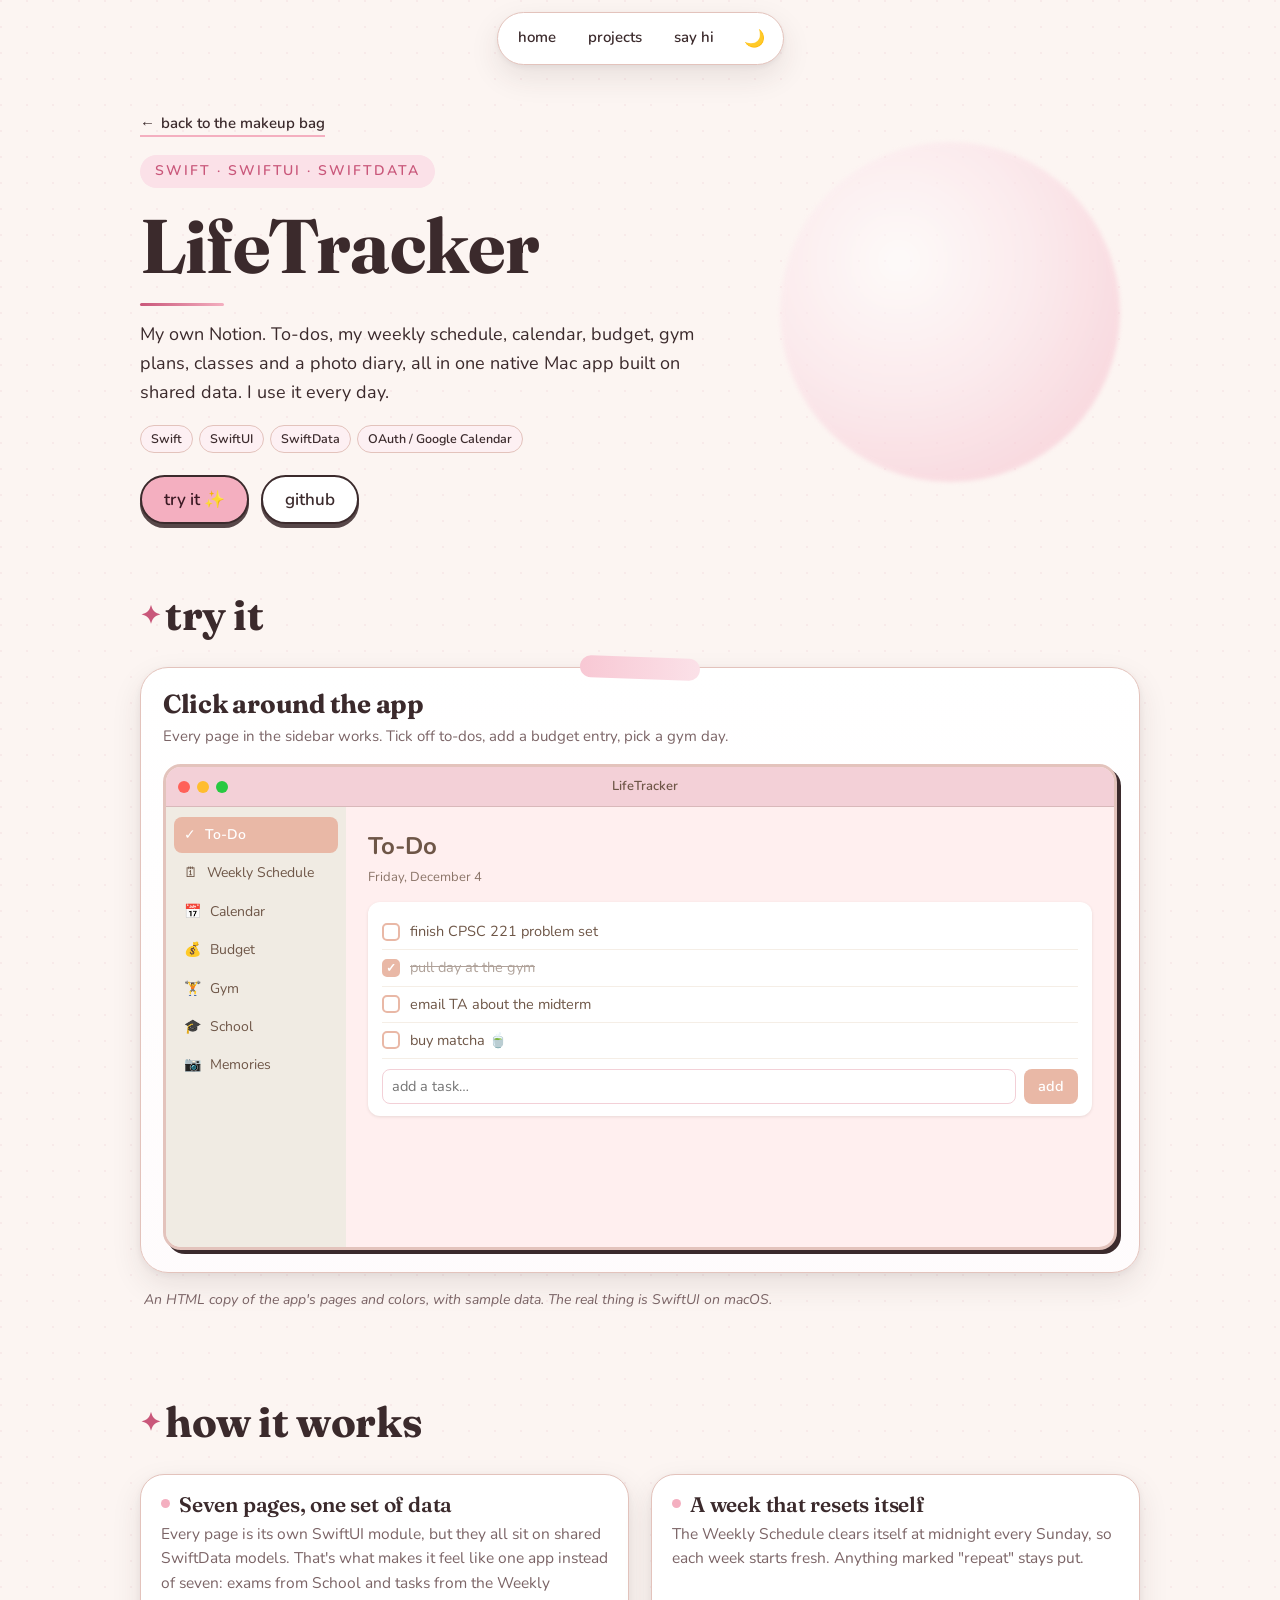
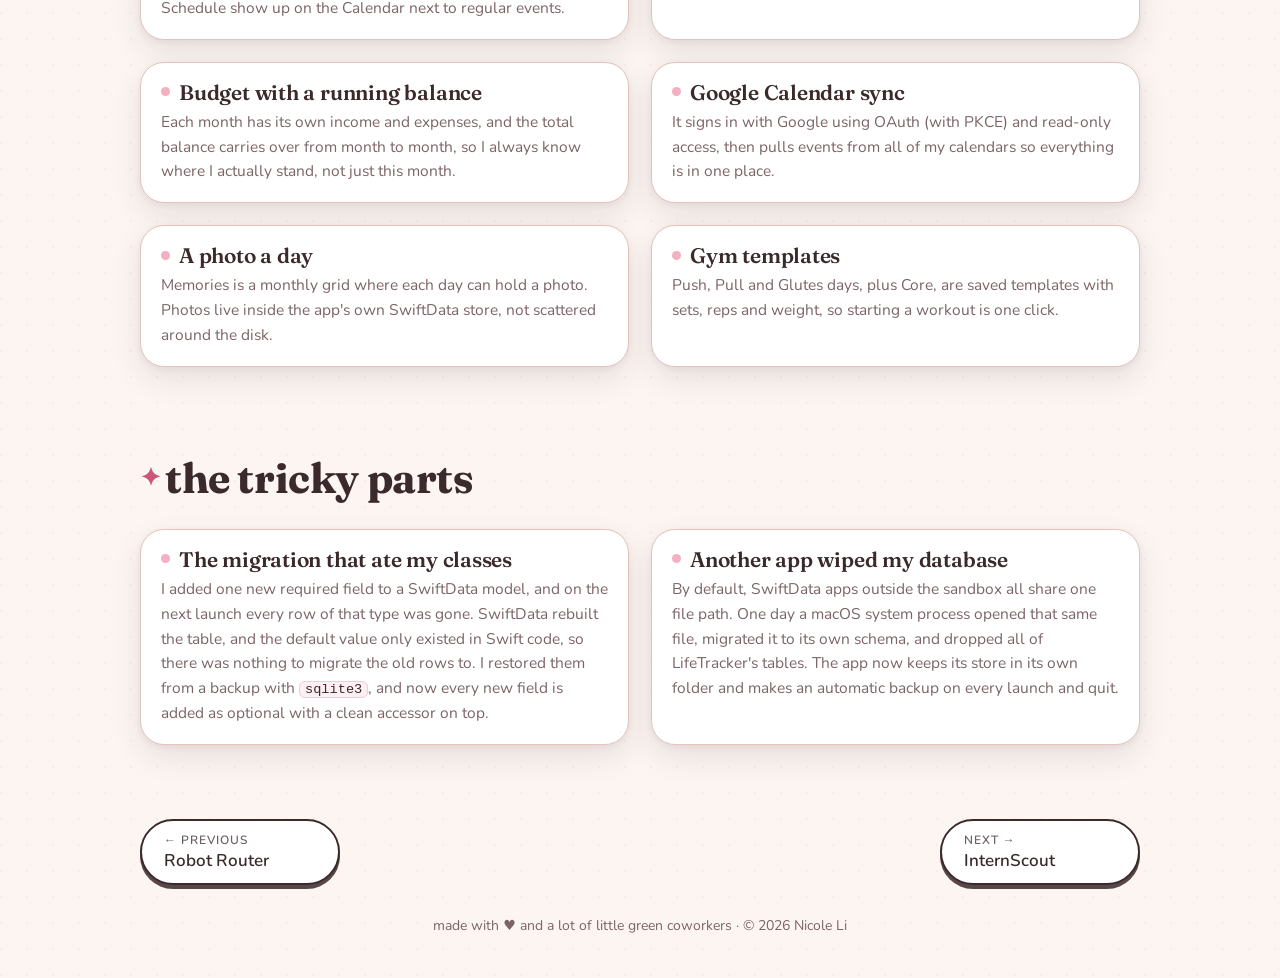
<file: projects/lifetracker.html>
<!DOCTYPE html>
<html lang="en" data-theme="light">
<head>
<meta charset="utf-8">
<meta name="viewport" content="width=device-width, initial-scale=1, viewport-fit=cover">
<meta name="description" content="LifeTracker by Nicole Li: my own Notion. To-dos, weekly schedule, calendar, budget, gym, school and a photo diary in one SwiftUI app.">
<link rel="icon" href="../figures/idea.png">
<title>LifeTracker · Nicole Li</title>
<link rel="preconnect" href="https://fonts.googleapis.com">
<link rel="stylesheet" href="https://fonts.googleapis.com/css2?family=Fraunces:opsz,wght@9..144,500;9..144,700&family=Nunito:ital,wght@0,400;0,600;0,800;1,400&display=swap">
<link rel="stylesheet" href="../style.css">
<script>try{if(localStorage.getItem('theme')==='dark')document.documentElement.setAttribute('data-theme','dark')}catch(e){}</script>
<style>
/* the mock uses LifeTracker's own palette from Theme.swift */
.lt{--brand:#E9B8A6; --page:#FFEFEF; --side:#F0EBE3; --bar:#F3D0D7; --hover:#F5EEE6; --tx:#6E5647; --inc:#5E9E7E; --exp:#C8697A; --gcal:#CFE0F0; --peach:#FDD9D8;
  border:3px solid var(--line); border-radius:18px; overflow:hidden; background:var(--page); color:var(--tx); font-family:-apple-system,"SF Pro Text","Nunito",system-ui,sans-serif; font-size:14.5px; box-shadow:4px 4px 0 var(--ink)}
.lt-bar{display:flex; align-items:center; gap:7px; padding:9px 12px; background:var(--bar); border-bottom:1.5px solid rgba(110,86,71,.2)}
.lt-bar i{width:12px; height:12px; border-radius:50%; background:#FF6159} .lt-bar i:nth-child(2){background:#FFBD2E} .lt-bar i:nth-child(3){background:#28C941}
.lt-bar span{margin-left:auto; margin-right:auto; font-weight:600; font-size:13px; transform:translateX(-24px)}
.lt-body{display:grid; grid-template-columns:180px 1fr; min-height:440px}
.lt-side{background:var(--side); padding:10px 8px; display:flex; flex-direction:column; gap:2px}
.lt-side button{all:unset; box-sizing:border-box; display:flex; gap:9px; align-items:center; padding:7px 10px; border-radius:8px; cursor:pointer; font-size:14px; color:var(--tx)}
.lt-side button:hover{background:var(--hover)}
.lt-side button[aria-selected="true"]{background:var(--brand); color:#fff; font-weight:600}
.lt-side button:focus-visible{outline:2px solid var(--tx)}
.lt-main{padding:20px 22px; min-width:0}
.lt-main h4{font-size:24px; font-weight:700; margin:0 0 2px; color:var(--tx); font-family:inherit}
.lt-main .sub{margin:0 0 14px; font-size:13px; opacity:.8}
.lt-card{background:#fff; border-radius:12px; padding:12px 14px; box-shadow:0 1px 3px rgba(110,86,71,.15)}
.lt-card + .lt-card{margin-top:10px}
.todo{display:flex; gap:10px; align-items:center; padding:6px 0; border-bottom:1px solid var(--hover)}
.todo:last-child{border-bottom:0}
.todo input{appearance:none; width:18px; height:18px; border:2px solid var(--brand); border-radius:5px; margin:0; cursor:pointer; display:grid; place-items:center; flex:none}
.todo input:checked{background:var(--brand)}
.todo input:checked::after{content:"✓"; color:#fff; font-size:12px; font-weight:800}
.todo input:checked + span{text-decoration:line-through; opacity:.55}
.todo input:focus-visible{outline:2px solid var(--tx); outline-offset:2px}
.addrow{display:flex; gap:8px; margin-top:10px; flex-wrap:wrap}
.addrow input,.addrow select{font:inherit; color:var(--tx); border:1.5px solid var(--bar); border-radius:8px; padding:5px 9px; background:#fff; min-width:0}
.addrow input[type=text]{flex:1}
.addrow button,.lt-btn{font:inherit; font-weight:600; background:var(--brand); color:#fff; border:0; border-radius:8px; padding:5px 14px; cursor:pointer}
.lt-btn.ghost{background:#fff; color:var(--tx); border:1.5px solid var(--bar)}
.lt-btn[aria-pressed="true"]{background:var(--brand); color:#fff}
.week{display:grid; grid-template-columns:repeat(7,minmax(0,1fr)); gap:8px}
.week .lt-card{padding:8px; min-height:150px; margin:0}
.week b{display:block; font-size:12.5px; margin-bottom:6px}
.week .todo{font-size:12px; gap:6px; padding:3px 0; border:0}
.week .todo input{width:14px; height:14px}
.rep{font-size:11px; opacity:.7}
.mcal{display:grid; grid-template-columns:repeat(7,minmax(0,1fr)); gap:4px}
.mcal .dw{font-size:11px; font-weight:600; text-align:center; opacity:.7}
.mcal .c{background:#fff; border-radius:8px; min-height:62px; padding:3px 4px; font-size:11px; overflow:hidden}
.mcal .c.now{outline:2px solid var(--brand)}
.mcal .c.blank{background:transparent}
.chip2{display:block; border-radius:4px; padding:0 4px; margin-top:2px; font-size:10px; white-space:nowrap; overflow:hidden; text-overflow:ellipsis; color:#4C3D33}
.chip2.g{background:var(--gcal)} .chip2.w{background:var(--peach)} .chip2.x{background:var(--exp); color:#fff}
.money{display:grid; grid-template-columns:repeat(4,1fr); gap:10px; margin-bottom:12px}
.money .lt-card{margin:0; text-align:center}
.money small{display:block; font-size:12px; opacity:.8}
.money b{font-size:19px}
.tx{display:flex; justify-content:space-between; padding:5px 0; border-bottom:1px solid var(--hover)}
.tx:last-child{border:0}
.inc{color:var(--inc); font-weight:700} .exp{color:var(--exp); font-weight:700}
.gym td,.gym th{padding:5px 8px; text-align:left; font-size:13.5px}
.gym table{border-collapse:collapse; width:100%}
.gym tr + tr td{border-top:1px solid var(--hover)}
.sets{display:flex; gap:5px}
.sets input{appearance:none; width:20px; height:20px; border-radius:50%; border:2px solid var(--brand); cursor:pointer; margin:0}
.sets input:checked{background:var(--brand)}
.sets input:focus-visible{outline:2px solid var(--tx); outline-offset:2px}
.cls{display:grid; grid-template-columns:repeat(2,1fr); gap:10px}
.cls .lt-card{margin:0; border-left:5px solid var(--brand)}
.cls b{display:block}
.exam{display:flex; justify-content:space-between; gap:10px; padding:5px 0; border-bottom:1px solid var(--hover)}
.exam:last-child{border:0}
.mem{display:grid; grid-template-columns:repeat(7,minmax(0,1fr)); gap:5px}
.mem .c{aspect-ratio:1; border-radius:8px; background:#fff; font-size:10.5px; padding:3px; position:relative; overflow:hidden; display:grid; place-items:center; color:rgba(110,86,71,.35)}
.mem .c span{position:absolute; left:4px; top:2px; color:var(--tx); z-index:1; font-weight:600}
.mem .c img{position:absolute; inset:0; width:100%; height:100%; object-fit:cover}
.mem .c.ph span{color:#fff; text-shadow:0 1px 2px rgba(0,0,0,.5)}
.mem .blank{background:transparent}
@media (max-width:760px){
  .lt-body{grid-template-columns:1fr}
  .lt-side{flex-direction:row; overflow-x:auto; padding:8px}
  .lt-side button{white-space:nowrap}
  .lt-main{padding:14px}
  .week{grid-template-columns:repeat(2,1fr)}
  .money{grid-template-columns:repeat(2,1fr)}
  .cls{grid-template-columns:1fr}
  .mcal .c{min-height:44px} .chip2{font-size:0; height:5px; padding:0}
}
</style>
</head>
<body>

<svg width="0" height="0" style="position:absolute" aria-hidden="true">
  <symbol id="p-plane" viewBox="0 0 204 268"><image href="../figures/plane.png" width="204" height="268"/></symbol>
  <symbol id="p-present" viewBox="0 0 165 276"><image href="../figures/present.png" width="165" height="276"/></symbol>
  <symbol id="p-idea" viewBox="0 0 127 259"><image href="../figures/idea.png" width="127" height="259"/></symbol>
</svg>
<div class="floaters" aria-hidden="true">
  <span class="s1" style="left:5%;top:16%;background:var(--g3);animation-delay:-2s"></span>
  <span class="s3" style="left:86%;top:10%;background:var(--g2);animation-delay:-1s;width:80px;height:80px"></span>
  <span class="s2" style="left:90%;top:62%;background:var(--g4);animation-delay:-8s;width:50px;height:50px"></span>
</div>
<canvas id="sparkles" aria-hidden="true"></canvas>

<nav class="nav" aria-label="Site">
  <ul>
    <li><a href="../index.html">home</a></li>
    <li><a href="../index.html#projects">projects</a></li>
    <li><a href="../index.html#contact">say hi</a></li>
    <li><button class="theme" id="themeBtn" type="button" aria-label="Toggle dark mode">🌙</button></li>
  </ul>
</nav>

<main class="wrap">
  <header class="phero">
    <div>
      <a class="back" href="../index.html#projects"><span class="ar">←</span> back to the makeup bag</a><br>
      <span class="eyebrow">Swift · SwiftUI · SwiftData</span>
      <h1>LifeTracker</h1>
      <p class="plead">My own Notion. To-dos, my weekly schedule, calendar, budget, gym plans, classes and a photo diary, all in one native Mac app built on shared data. I use it every day.</p>
      <div class="tags"><span>Swift</span><span>SwiftUI</span><span>SwiftData</span><span>OAuth / Google Calendar</span></div>
      <div class="btns">
        <a class="btn" href="#demo">try it ✨</a>
        <a class="btn alt" href="https://github.com/nicole-li7/LifeTracker" target="_blank" rel="noopener">github</a>
      </div>
    </div>
    <div class="stage" aria-hidden="true">
      <div class="pad a"></div>
      <div class="smk hero-smk"><svg viewBox="0 0 204 268"><use href="#p-plane"/></svg></div>
    </div>
  </header>

  <section id="demo">
    <div class="title"><div class="smk" aria-hidden="true"><svg viewBox="0 0 165 276"><use href="#p-present"/></svg></div><h2>try it</h2></div>
    <div class="demo-card">
      <h3 class="demo-sub">Click around the app</h3>
      <p>Every page in the sidebar works. Tick off to-dos, add a budget entry, pick a gym day.</p>
      <div class="lt" id="lt">
        <div class="lt-bar" aria-hidden="true"><i></i><i></i><i></i><span>LifeTracker</span></div>
        <div class="lt-body">
          <div class="lt-side" role="tablist" aria-label="LifeTracker pages" id="ltSide"></div>
          <div class="lt-main" role="tabpanel" id="ltMain" aria-live="polite"></div>
        </div>
      </div>
    </div>
    <p class="demo-note">An HTML copy of the app's pages and colors, with sample data. The real thing is SwiftUI on macOS.</p>
  </section>

  <section>
    <div class="title"><div class="smk" aria-hidden="true"><svg viewBox="0 0 127 259"><use href="#p-idea"/></svg></div><h2>how it works</h2></div>
    <div class="explain">
      <div class="note">
        <h3>Seven pages, one set of data</h3>
        <p>Every page is its own SwiftUI module, but they all sit on shared SwiftData models. That's what makes it feel like one app instead of seven: exams from School and tasks from the Weekly Schedule show up on the Calendar next to regular events.</p>
      </div>
      <div class="note">
        <h3>A week that resets itself</h3>
        <p>The Weekly Schedule clears itself at midnight every Sunday, so each week starts fresh. Anything marked "repeat" stays put.</p>
      </div>
      <div class="note">
        <h3>Budget with a running balance</h3>
        <p>Each month has its own income and expenses, and the total balance carries over from month to month, so I always know where I actually stand, not just this month.</p>
      </div>
      <div class="note">
        <h3>Google Calendar sync</h3>
        <p>It signs in with Google using OAuth (with PKCE) and read-only access, then pulls events from all of my calendars so everything is in one place.</p>
      </div>
      <div class="note">
        <h3>A photo a day</h3>
        <p>Memories is a monthly grid where each day can hold a photo. Photos live inside the app's own SwiftData store, not scattered around the disk.</p>
      </div>
      <div class="note">
        <h3>Gym templates</h3>
        <p>Push, Pull and Glutes days, plus Core, are saved templates with sets, reps and weight, so starting a workout is one click.</p>
      </div>
    </div>
  </section>

  <section>
    <div class="title"><h2>the tricky parts</h2></div>
    <div class="explain">
      <div class="note">
        <h3>The migration that ate my classes</h3>
        <p>I added one new required field to a SwiftData model, and on the next launch every row of that type was gone. SwiftData rebuilt the table, and the default value only existed in Swift code, so there was nothing to migrate the old rows to. I restored them from a backup with <code>sqlite3</code>, and now every new field is added as optional with a clean accessor on top.</p>
      </div>
      <div class="note">
        <h3>Another app wiped my database</h3>
        <p>By default, SwiftData apps outside the sandbox all share one file path. One day a macOS system process opened that same file, migrated it to its own schema, and dropped all of LifeTracker's tables. The app now keeps its store in its own folder and makes an automatic backup on every launch and quit.</p>
      </div>
    </div>
  </section>

  <nav class="pnext" aria-label="More projects">
    <a class="btn alt" href="robots.html"><small>← previous</small>Robot Router</a>
    <a class="btn alt" href="internscout.html"><small>next →</small>InternScout</a>
  </nav>
</main>
<footer>made with ♥ and a lot of little green coworkers · © 2026 Nicole Li</footer>

<script src="../site.js"></script>
<script>
(function(){
  var now = new Date(), Y = now.getFullYear(), M = now.getMonth(), D = now.getDate();
  function rel(n){ return new Date(Y, M, D + n); }
  function md(d){ return d.toLocaleDateString('en-US', {month: 'short', day: 'numeric'}); }
  function money(n){ return (n < 0 ? '-$' : '$') + Math.abs(n).toFixed(2); }
  function esc(s){ return String(s).replace(/[&<>"]/g, function(c){ return {'&':'&amp;','<':'&lt;','>':'&gt;','"':'&quot;'}[c]; }); }
  var MONTHS = ['January','February','March','April','May','June','July','August','September','October','November','December'];

  var todos = [['finish CPSC 221 problem set', false], ['pull day at the gym', true], ['email TA about the midterm', false], ['buy matcha 🍵', false]];
  var week = {Mon:[['CPSC 213 lab', true], ['laundry', false]], Tue:[['badminton', true]], Wed:[['CPSC 210 project check-in', false], ['groceries', false]],
              Thu:[['badminton', true]], Fri:[['call home', true]], Sat:[['meal prep', false]], Sun:[['plan next week', true]]};
  var tx = [['Part-time job', 640, 'in'], ['Rent share', -520, 'out'], ['Groceries', -86.4, 'out'], ['Matcha', -18.75, 'out'], ['Bus pass', -45, 'out']];
  var carry = 412.5;
  var gymDay = 'Push';
  var GYM = {
    Push:[['Bench press', 3, 8, '85 lb'], ['Shoulder press', 3, 10, '20 lb'], ['Tricep pushdown', 3, 12, '30 lb'], ['Lateral raise', 3, 12, '10 lb']],
    Pull:[['Lat pulldown', 3, 10, '70 lb'], ['Seated row', 3, 10, '60 lb'], ['Bicep curl', 3, 12, '15 lb'], ['Face pull', 3, 15, '25 lb']],
    Glutes:[['Hip thrust', 4, 8, '135 lb'], ['Romanian deadlift', 3, 10, '75 lb'], ['Bulgarian split squat', 3, 10, '20 lb'], ['Cable kickback', 3, 12, '15 lb']],
    Core:[['Plank', 3, '45 s', '—'], ['Dead bug', 3, 12, '—'], ['Cable crunch', 3, 15, '40 lb']]
  };
  var gymDone = {};
  var classes = [['CPSC 210', 'Software Construction', 'Mon Wed Fri · 10:00'], ['CPSC 213', 'Computer Systems', 'Tue Thu · 12:30'],
                 ['CPSC 221', 'Data Structures & Algorithms', 'Mon Wed · 14:00'], ['MATH 221', 'Linear Algebra', 'Tue Thu · 9:30']];
  var exams = [['MATH 221 midterm', 6], ['CPSC 213 midterm', 13], ['CPSC 221 midterm', 20], ['CPSC 210 final', 64]];

  var PAGES = [
    ['todo', '✓', 'To-Do'], ['week', '🗓', 'Weekly Schedule'], ['cal', '📅', 'Calendar'], ['budget', '💰', 'Budget'],
    ['gym', '🏋️', 'Gym'], ['school', '🎓', 'School'], ['mem', '📷', 'Memories']
  ];
  var page = 'todo', side = document.getElementById('ltSide'), main = document.getElementById('ltMain');
  side.innerHTML = PAGES.map(function(p){ return '<button role="tab" type="button" data-p="' + p[0] + '" aria-selected="' + (p[0] === page) + '"><span aria-hidden="true">' + p[1] + '</span>' + p[2] + '</button>'; }).join('');
  side.addEventListener('click', function(e){ var b = e.target.closest('[data-p]'); if (!b) return; page = b.dataset.p; show(); });

  function check(label, on, attrs){ return '<label class="todo"><input type="checkbox" ' + attrs + (on ? ' checked' : '') + '><span>' + esc(label) + '</span></label>'; }

  var VIEWS = {
    todo: function(){
      return '<h4>To-Do</h4><p class="sub">' + now.toLocaleDateString('en-US', {weekday: 'long', month: 'long', day: 'numeric'}) + '</p><div class="lt-card">' +
        todos.map(function(t, i){ return check(t[0], t[1], 'data-todo="' + i + '"'); }).join('') +
        '<form class="addrow" id="addTodo"><input type="text" placeholder="add a task…" aria-label="New task"><button>add</button></form></div>';
    },
    week: function(){
      return '<h4>Weekly Schedule</h4><p class="sub">clears Sunday at midnight · ↻ = repeats every week</p><div class="week">' +
        Object.keys(week).map(function(d){ return '<div class="lt-card"><b>' + d + '</b>' + week[d].map(function(t){ return '<label class="todo"><input type="checkbox"><span>' + esc(t[0]) + (t[1] ? ' <span class="rep" title="repeats">↻</span>' : '') + '</span></label>'; }).join('') + '</div>'; }).join('') + '</div>';
    },
    cal: function(){
      var first = new Date(Y, M, 1).getDay(), n = new Date(Y, M + 1, 0).getDate(), h = '';
      var ev = {};
      function put(d, cls, t){ if (d.getMonth() === M) (ev[d.getDate()] = ev[d.getDate()] || []).push('<span class="chip2 ' + cls + '">' + t + '</span>'); }
      for (var d = 1; d <= n; d++) {
        var wd = new Date(Y, M, d).getDay();
        if (wd === 1 || wd === 3 || wd === 5) put(new Date(Y, M, d), 'g', 'CPSC 210');
        if (wd === 2 || wd === 4) put(new Date(Y, M, d), 'w', 'badminton');
      }
      exams.forEach(function(x){ put(rel(x[1]), 'x', x[0]); });
      put(rel(2), 'g', 'study group');
      'SMTWTFS'.split('').forEach(function(x){ h += '<span class="dw">' + x + '</span>'; });
      for (var b = 0; b < first; b++) h += '<div class="c blank"></div>';
      for (var k = 1; k <= n; k++) h += '<div class="c' + (k === D ? ' now' : '') + '">' + k + (ev[k] || []).slice(0, 2).join('') + '</div>';
      return '<h4>' + MONTHS[M] + ' ' + Y + '</h4><p class="sub"><span class="chip2 g" style="display:inline">Google Calendar</span> <span class="chip2 w" style="display:inline">weekly schedule</span> <span class="chip2 x" style="display:inline">exams</span></p><div class="mcal">' + h + '</div>';
    },
    budget: function(){
      var inc = 0, out = 0; tx.forEach(function(t){ if (t[1] > 0) inc += t[1]; else out -= t[1]; });
      return '<h4>Budget</h4><p class="sub">' + MONTHS[M] + ' ' + Y + '</p><div class="money">' +
        '<div class="lt-card"><small>income</small><b class="inc">' + money(inc) + '</b></div>' +
        '<div class="lt-card"><small>expenses</small><b class="exp">' + money(out) + '</b></div>' +
        '<div class="lt-card"><small>this month</small><b>' + money(inc - out) + '</b></div>' +
        '<div class="lt-card"><small>total balance</small><b>' + money(carry + inc - out) + '</b></div></div>' +
        '<div class="lt-card">' + tx.map(function(t){ return '<div class="tx"><span>' + esc(t[0]) + '</span><span class="' + (t[1] > 0 ? 'inc' : 'exp') + '">' + (t[1] > 0 ? '+' : '') + money(t[1]) + '</span></div>'; }).join('') +
        '<form class="addrow" id="addTx"><input type="text" placeholder="what was it?" aria-label="Description" required><input type="number" min="0.01" step="0.01" placeholder="0.00" aria-label="Amount" style="width:90px" required>' +
        '<select aria-label="Type"><option value="out">expense</option><option value="in">income</option></select><button>add</button></form></div>' +
        '<p class="sub" style="margin-top:10px">total balance = ' + money(carry) + ' carried over from last month + this month</p>';
    },
    gym: function(){
      var rows = GYM[gymDay].map(function(x, i){
        var s = ''; for (var k = 0; k < x[1]; k++) { var id = gymDay + i + '-' + k; s += '<input type="checkbox" data-set="' + id + '" aria-label="' + esc(x[0]) + ' set ' + (k + 1) + '"' + (gymDone[id] ? ' checked' : '') + '>'; }
        return '<tr><td>' + esc(x[0]) + '</td><td>' + x[1] + ' × ' + x[2] + '</td><td>' + x[3] + '</td><td><div class="sets">' + s + '</div></td></tr>';
      }).join('');
      return '<h4>Gym</h4><p class="sub">pick a template, tick sets as you go</p><div class="addrow" style="margin:0 0 12px">' +
        Object.keys(GYM).map(function(g){ return '<button type="button" class="lt-btn ghost" data-gym="' + g + '" aria-pressed="' + (g === gymDay) + '">' + g + '</button>'; }).join('') +
        '</div><div class="lt-card gym"><table><tr><th>exercise</th><th>sets × reps</th><th>weight</th><th>done</th></tr>' + rows + '</table></div>';
    },
    school: function(){
      return '<h4>School</h4><p class="sub">this term</p><div class="cls">' +
        classes.map(function(c){ return '<div class="lt-card"><b>' + c[0] + '</b>' + c[1] + '<div class="sub" style="margin:4px 0 0">' + c[2] + '</div></div>'; }).join('') +
        '</div><div class="lt-card" style="margin-top:12px"><b style="display:block;margin-bottom:4px">Exams &amp; Midterms</b>' +
        exams.map(function(x){ return '<div class="exam"><span>' + x[0] + '</span><span>' + md(rel(x[1])) + ' · in ' + x[1] + ' days</span></div>'; }).join('') + '</div>';
    },
    mem: function(){
      var first = new Date(Y, M, 1).getDay(), h = '';
      var photos = {}; photos[Math.max(1, D - 3)] = ['../matcha.jpg', 'matcha break']; photos[Math.max(1, D - 9)] = ['../arena.jpg', 'concert night'];
      for (var b = 0; b < first; b++) h += '<div class="c blank"></div>';
      for (var k = 1; k <= D; k++) h += photos[k] ? '<div class="c ph"><span>' + k + '</span><img src="' + photos[k][0] + '" alt="' + photos[k][1] + '"></div>' : '<div class="c"><span>' + k + '</span>+</div>';
      return '<h4>Memories</h4><p class="sub">one photo a day · ' + MONTHS[M] + '</p><div class="mem">' + h + '</div>';
    }
  };

  function show(){
    side.querySelectorAll('[data-p]').forEach(function(b){ b.setAttribute('aria-selected', b.dataset.p === page); });
    main.innerHTML = VIEWS[page]();
  }
  main.addEventListener('change', function(e){
    var t = e.target;
    if (t.dataset.todo) todos[+t.dataset.todo][1] = t.checked;
    if (t.dataset.set) gymDone[t.dataset.set] = t.checked;
  });
  main.addEventListener('click', function(e){
    var g = e.target.closest('[data-gym]'); if (g) { gymDay = g.dataset.gym; show(); }
  });
  main.addEventListener('submit', function(e){
    e.preventDefault();
    var f = e.target, ins = f.querySelectorAll('input');
    if (f.id === 'addTodo') { var v = ins[0].value.trim(); if (v) { todos.push([v, false]); show(); main.querySelector('#addTodo input').focus(); } }
    if (f.id === 'addTx') {
      var name = ins[0].value.trim(), amt = parseFloat(ins[1].value);
      if (name && amt > 0) { tx.push([name, f.querySelector('select').value === 'in' ? amt : -amt]); show(); }
    }
  });
  show();
})();
</script>
</body>
</html>
</file>
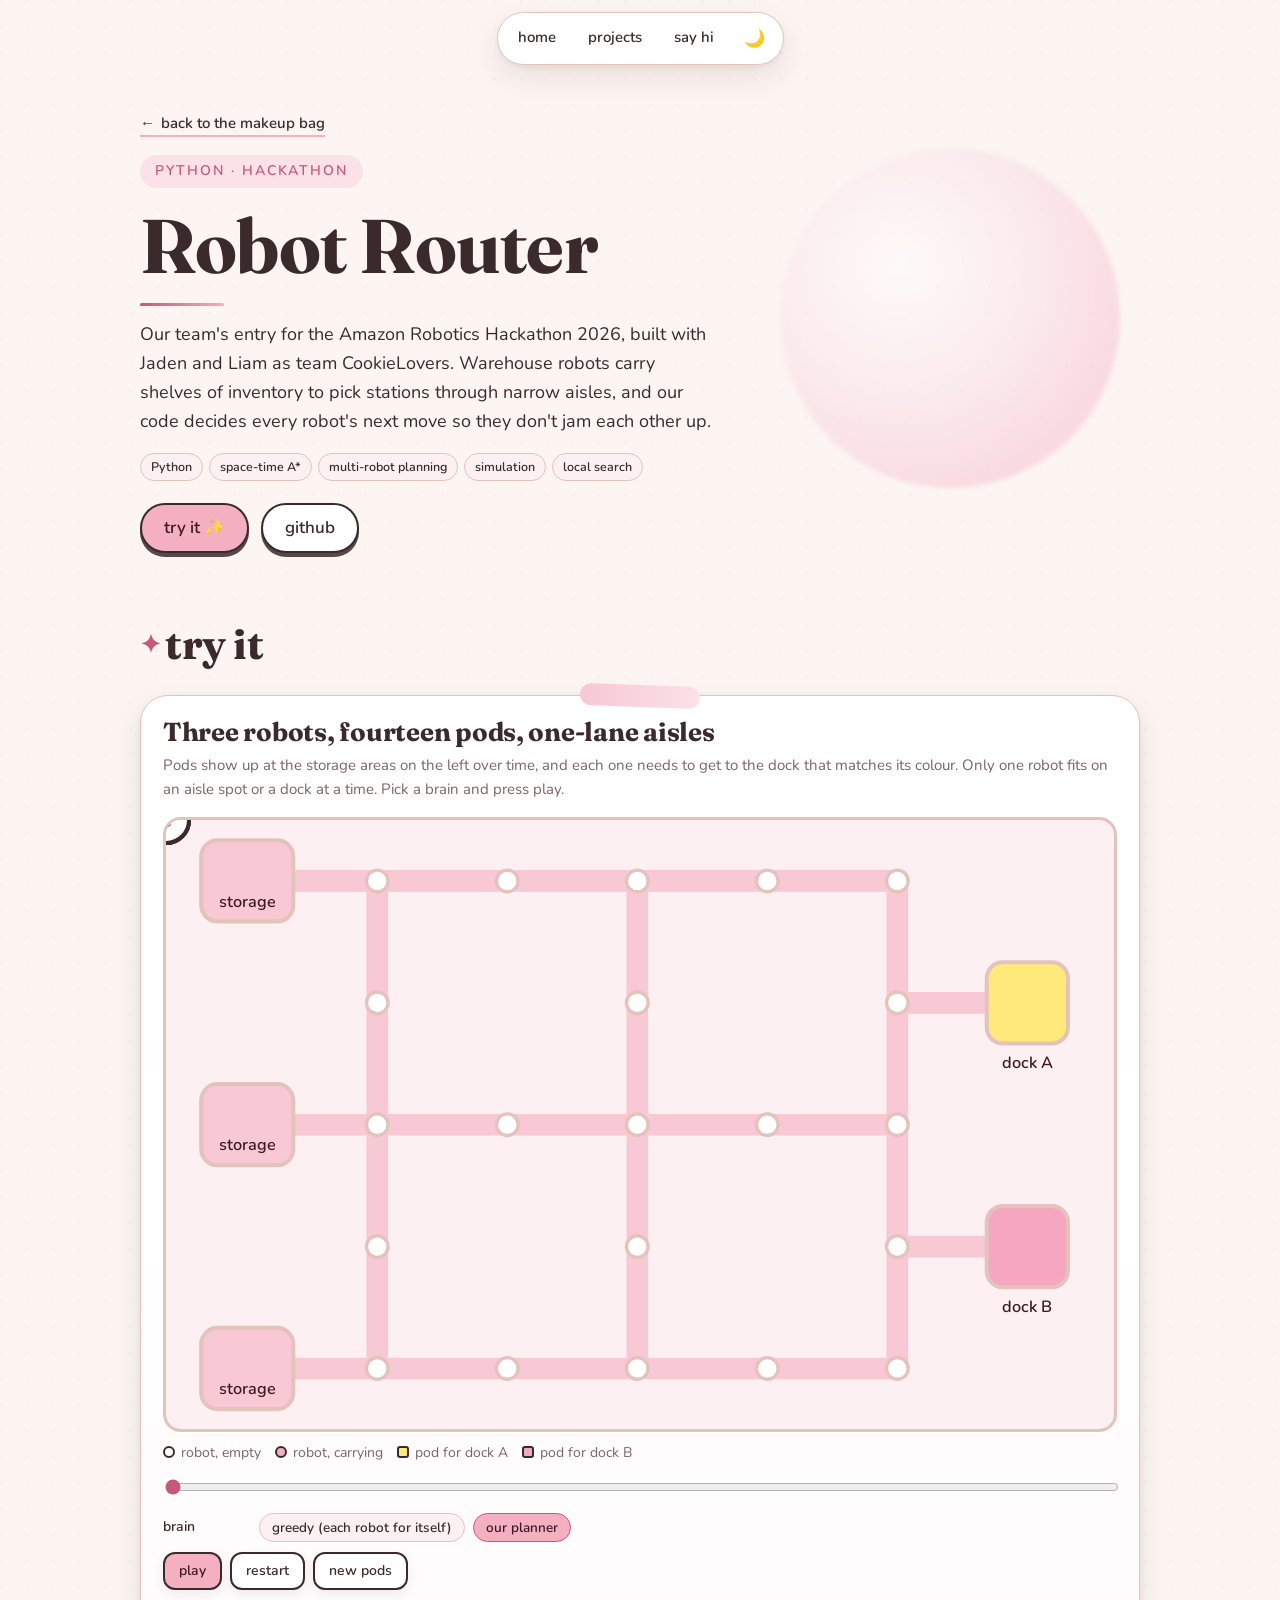
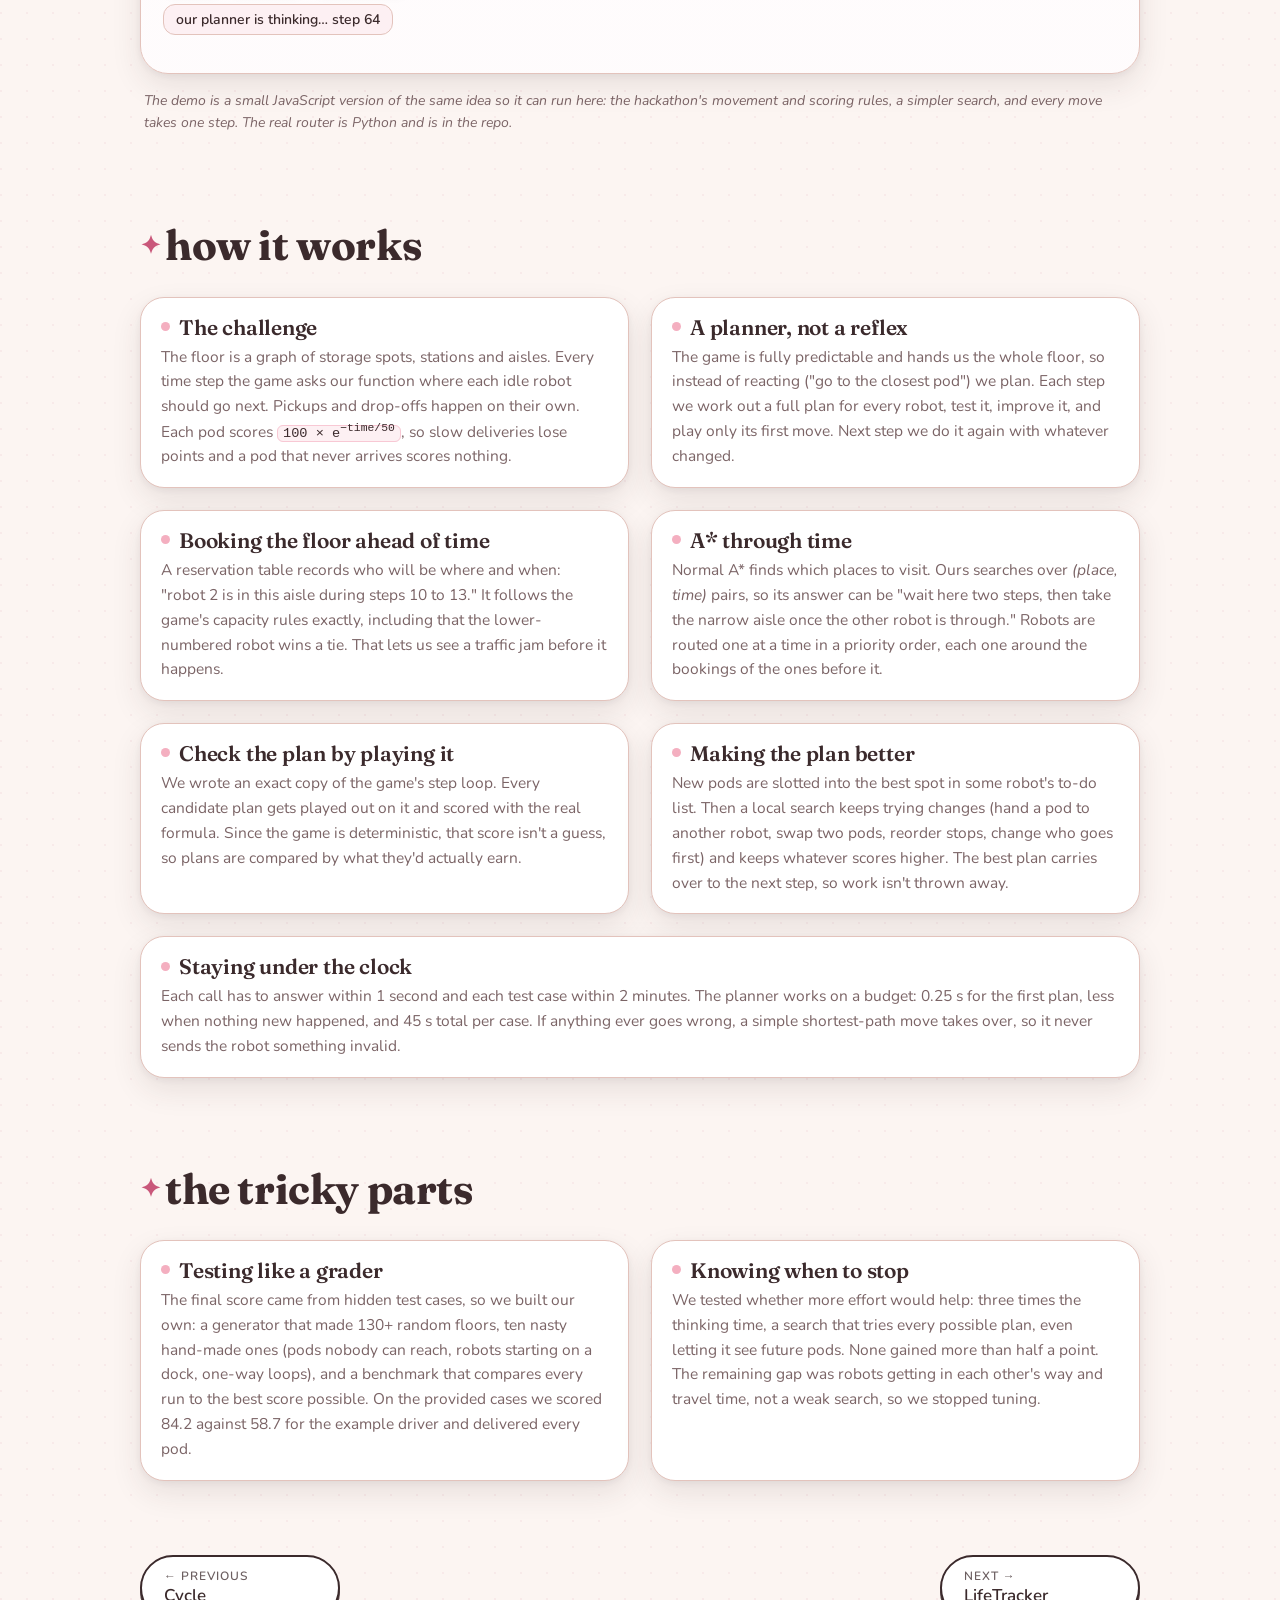
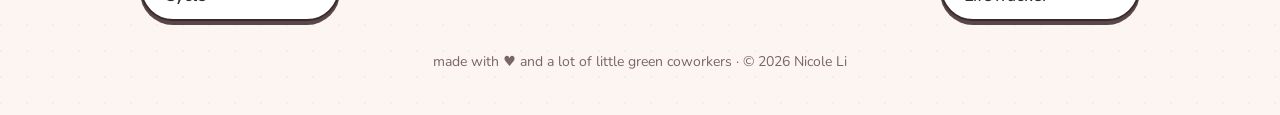
<file: projects/robots.html>
<!DOCTYPE html>
<html lang="en" data-theme="light">
<head>
<meta charset="utf-8">
<meta name="viewport" content="width=device-width, initial-scale=1, viewport-fit=cover">
<meta name="description" content="Robot Router by Nicole Li and team CookieLovers: a planner that routes warehouse robots through narrow aisles, built for the Amazon Robotics Hackathon 2026. Try it in your browser.">
<link rel="icon" href="../figures/idea.png">
<title>Robot Router · Nicole Li</title>
<link rel="preconnect" href="https://fonts.googleapis.com">
<link rel="stylesheet" href="https://fonts.googleapis.com/css2?family=Fraunces:opsz,wght@9..144,500;9..144,700&family=Nunito:ital,wght@0,400;0,600;0,800;1,400&display=swap">
<link rel="stylesheet" href="../style.css">
<script>try{if(localStorage.getItem('theme')==='dark')document.documentElement.setAttribute('data-theme','dark')}catch(e){}</script>
<style>
.floor{display:block; width:100%; height:auto; background:var(--g1); border:3px solid var(--line); border-radius:18px}
.floor .aisle{stroke:var(--g3); stroke-width:16; stroke-linecap:round}
.floor .spot{fill:var(--paper); stroke:var(--line); stroke-width:2.5}
.floor .store{fill:var(--g3); stroke:var(--line); stroke-width:3}
.floor .dock{stroke:var(--line); stroke-width:3}
.floor .lab{font:600 12px "Nunito",sans-serif; fill:#3B1A24; text-anchor:middle}
.floor .pod{stroke:#3B2A2C; stroke-width:2}
.floor .bot circle{fill:#fff; stroke:#3B2A2C; stroke-width:3}
.floor .bot.full circle{fill:#F4AFC0}
.floor .bot text{font:700 15px "Nunito",sans-serif; fill:#3B1A24; text-anchor:middle; dominant-baseline:central}
.floor .clock{font:600 14px "Nunito",sans-serif; fill:var(--ink-soft)}
.legend{display:flex; flex-wrap:wrap; gap:14px; margin-top:10px; font-size:14px; color:var(--ink-soft)}
.legend i{display:inline-block; width:12px; height:12px; border:2px solid #3B2A2C; border-radius:3px; margin-right:6px; vertical-align:-1px}
.legend .rb{border-radius:50%; background:#fff} .legend .rf{border-radius:50%; background:#F4AFC0}
.scrub{width:100%; margin-top:14px}
.bars2{display:grid; gap:8px; margin-top:16px}
.bar2{display:grid; grid-template-columns:150px 1fr; gap:10px; align-items:center; font:600 13.5px "Nunito",sans-serif}
.bar2 .track2{height:24px; background:var(--g1); border:2px solid var(--line); border-radius:8px; overflow:hidden; position:relative}
.bar2 .fill{height:100%; background:var(--g4); transition:width .6s cubic-bezier(.34,1.56,.64,1)}
.bar2 .num{position:absolute; left:8px; top:1px; font-size:12.5px; color:#3B1A24; white-space:nowrap}
@media (max-width:760px){ .bar2{grid-template-columns:96px 1fr} }
</style>
</head>
<body>

<svg width="0" height="0" style="position:absolute" aria-hidden="true">
  <symbol id="p-walk" viewBox="0 0 220 262"><image href="../figures/walk.png" width="220" height="262"/></symbol>
  <symbol id="p-present" viewBox="0 0 165 276"><image href="../figures/present.png" width="165" height="276"/></symbol>
  <symbol id="p-idea" viewBox="0 0 127 259"><image href="../figures/idea.png" width="127" height="259"/></symbol>
</svg>
<div class="floaters" aria-hidden="true">
  <span class="s1" style="left:5%;top:16%;background:var(--g3);animation-delay:-2s"></span>
  <span class="s3" style="left:86%;top:10%;background:var(--g2);animation-delay:-1s;width:80px;height:80px"></span>
  <span class="s2" style="left:90%;top:62%;background:var(--g4);animation-delay:-8s;width:50px;height:50px"></span>
</div>
<canvas id="sparkles" aria-hidden="true"></canvas>

<nav class="nav" aria-label="Site">
  <ul>
    <li><a href="../index.html">home</a></li>
    <li><a href="../index.html#projects">projects</a></li>
    <li><a href="../index.html#contact">say hi</a></li>
    <li><button class="theme" id="themeBtn" type="button" aria-label="Toggle dark mode">🌙</button></li>
  </ul>
</nav>

<main class="wrap">
  <header class="phero">
    <div>
      <a class="back" href="../index.html#projects"><span class="ar">←</span> back to the makeup bag</a><br>
      <span class="eyebrow">Python · hackathon</span>
      <h1>Robot Router</h1>
      <p class="plead">Our team's entry for the Amazon Robotics Hackathon 2026, built with Jaden and Liam as team CookieLovers. Warehouse robots carry shelves of inventory to pick stations through narrow aisles, and our code decides every robot's next move so they don't jam each other up.</p>
      <div class="tags"><span>Python</span><span>space-time A*</span><span>multi-robot planning</span><span>simulation</span><span>local search</span></div>
      <div class="btns">
        <a class="btn" href="#demo">try it ✨</a>
        <a class="btn alt" href="https://github.com/nicole-li7/ArHackathon2026" target="_blank" rel="noopener">github</a>
      </div>
    </div>
    <div class="stage" aria-hidden="true">
      <div class="pad a"></div>
      <div class="smk hero-smk"><svg viewBox="0 0 220 262"><use href="#p-walk"/></svg></div>
    </div>
  </header>

  <section id="demo">
    <div class="title"><div class="smk" aria-hidden="true"><svg viewBox="0 0 165 276"><use href="#p-present"/></svg></div><h2>try it</h2></div>

    <div class="demo-card">
      <h3 class="demo-sub">Three robots, fourteen pods, one-lane aisles</h3>
      <p>Pods show up at the storage areas on the left over time, and each one needs to get to the dock that matches its colour. Only one robot fits on an aisle spot or a dock at a time. Pick a brain and press play.</p>
      <svg class="floor" id="floor" viewBox="0 0 700 450" role="img" aria-label="Warehouse floor with three robots moving pods from storage to docks"></svg>
      <div class="legend" aria-hidden="true">
        <span><i class="rb"></i>robot, empty</span><span><i class="rf"></i>robot, carrying</span>
        <span><i style="background:#FFE97A"></i>pod for dock A</span><span><i style="background:#F6A6C1"></i>pod for dock B</span>
      </div>
      <input class="scrub" id="scrub" type="range" min="0" max="0" value="0" step="0.01" aria-label="Time step">
      <div class="ctrl" style="margin-top:10px"><span class="lbl">brain</span>
        <button class="tog" type="button" data-brain="greedy">greedy (each robot for itself)</button>
        <button class="tog" type="button" data-brain="planner" aria-pressed="true">our planner</button>
      </div>
      <div class="ctrl">
        <button class="btn small" type="button" id="play">play</button>
        <button class="btn small alt" type="button" id="restart">restart</button>
        <button class="btn small alt" type="button" id="newpods">new pods</button>
      </div>
      <div class="stat" id="stat" aria-live="polite"></div>
      <div class="bars2" id="bars"></div>
    </div>
    <p class="demo-note">The demo is a small JavaScript version of the same idea so it can run here: the hackathon's movement and scoring rules, a simpler search, and every move takes one step. The real router is Python and is in the repo.</p>
  </section>

  <section>
    <div class="title"><div class="smk" aria-hidden="true"><svg viewBox="0 0 127 259"><use href="#p-idea"/></svg></div><h2>how it works</h2></div>
    <div class="explain">
      <div class="note">
        <h3>The challenge</h3>
        <p>The floor is a graph of storage spots, stations and aisles. Every time step the game asks our function where each idle robot should go next. Pickups and drop-offs happen on their own. Each pod scores <code>100 × e<sup>−time/50</sup></code>, so slow deliveries lose points and a pod that never arrives scores nothing.</p>
      </div>
      <div class="note">
        <h3>A planner, not a reflex</h3>
        <p>The game is fully predictable and hands us the whole floor, so instead of reacting ("go to the closest pod") we plan. Each step we work out a full plan for every robot, test it, improve it, and play only its first move. Next step we do it again with whatever changed.</p>
      </div>
      <div class="note">
        <h3>Booking the floor ahead of time</h3>
        <p>A reservation table records who will be where and when: "robot 2 is in this aisle during steps 10 to 13." It follows the game's capacity rules exactly, including that the lower-numbered robot wins a tie. That lets us see a traffic jam before it happens.</p>
      </div>
      <div class="note">
        <h3>A* through time</h3>
        <p>Normal A* finds which places to visit. Ours searches over <em>(place, time)</em> pairs, so its answer can be "wait here two steps, then take the narrow aisle once the other robot is through." Robots are routed one at a time in a priority order, each one around the bookings of the ones before it.</p>
      </div>
      <div class="note">
        <h3>Check the plan by playing it</h3>
        <p>We wrote an exact copy of the game's step loop. Every candidate plan gets played out on it and scored with the real formula. Since the game is deterministic, that score isn't a guess, so plans are compared by what they'd actually earn.</p>
      </div>
      <div class="note">
        <h3>Making the plan better</h3>
        <p>New pods are slotted into the best spot in some robot's to-do list. Then a local search keeps trying changes (hand a pod to another robot, swap two pods, reorder stops, change who goes first) and keeps whatever scores higher. The best plan carries over to the next step, so work isn't thrown away.</p>
      </div>
      <div class="note wide">
        <h3>Staying under the clock</h3>
        <p>Each call has to answer within 1 second and each test case within 2 minutes. The planner works on a budget: 0.25 s for the first plan, less when nothing new happened, and 45 s total per case. If anything ever goes wrong, a simple shortest-path move takes over, so it never sends the robot something invalid.</p>
      </div>
    </div>
  </section>

  <section>
    <div class="title"><h2>the tricky parts</h2></div>
    <div class="explain">
      <div class="note">
        <h3>Testing like a grader</h3>
        <p>The final score came from hidden test cases, so we built our own: a generator that made 130+ random floors, ten nasty hand-made ones (pods nobody can reach, robots starting on a dock, one-way loops), and a benchmark that compares every run to the best score possible. On the provided cases we scored 84.2 against 58.7 for the example driver and delivered every pod.</p>
      </div>
      <div class="note">
        <h3>Knowing when to stop</h3>
        <p>We tested whether more effort would help: three times the thinking time, a search that tries every possible plan, even letting it see future pods. None gained more than half a point. The remaining gap was robots getting in each other's way and travel time, not a weak search, so we stopped tuning.</p>
      </div>
    </div>
  </section>

  <nav class="pnext" aria-label="More projects">
    <a class="btn alt" href="cycle.html"><small>← previous</small>Cycle</a>
    <a class="btn alt" href="lifetracker.html"><small>next →</small>LifeTracker</a>
  </nav>
</main>
<footer>made with ♥ and a lot of little green coworkers · © 2026 Nicole Li</footer>

<script src="../site.js"></script>
<script>
(function(){
  // ---------- the floor ----------
  // 3 storage areas on the left, 2 single-dock stations on the right, and a
  // grid of one-robot-wide aisles in between. Every move takes one step.
  var NODES = [], EDGES = [], ADJ = [], DIST = [];
  function addNode(x, y, type, cap){ NODES.push({x: x, y: y, type: type, cap: cap}); ADJ.push([]); return NODES.length - 1; }
  var at = {};
  [0, 2, 4].forEach(function(y){ at['0,' + y] = addNode(0, y, 'storage', 2); });
  [1, 3].forEach(function(y){ at['6,' + y] = addNode(6, y, 'station', 1); });
  for (var y = 0; y <= 4; y++) for (var x = 1; x <= 5; x++) {
    if (y % 2 === 0 || x === 1 || x === 3 || x === 5) at[x + ',' + y] = addNode(x, y, 'travel', 1);
  }
  function link(a, b){ if (a === undefined || b === undefined) return; EDGES.push([a, b]); ADJ[a].push(b); ADJ[b].push(a); }
  Object.keys(at).forEach(function(k){
    var p = k.split(','), x = +p[0], y = +p[1];
    link(at[k], at[(x + 1) + ',' + y]);
    if (x >= 1 && x <= 5) link(at[k], at[x + ',' + (y + 1)]);
  });
  var STORAGE = NODES.map(function(n, i){ return i; }).filter(function(i){ return NODES[i].type === 'storage'; });
  var STATIONS = NODES.map(function(n, i){ return i; }).filter(function(i){ return NODES[i].type === 'station'; });
  NODES.forEach(function(n, s){
    var d = NODES.map(function(){ return Infinity; }), q = [s]; d[s] = 0;
    while (q.length) { var u = q.shift(); ADJ[u].forEach(function(v){ if (d[v] === Infinity) { d[v] = d[u] + 1; q.push(v); } }); }
    DIST.push(d);
  });

  // ---------- a test case: when and where pods show up ----------
  function rng(seed){ return function(){ seed |= 0; seed = seed + 0x6D2B79F5 | 0; var t = Math.imul(seed ^ seed >>> 15, 1 | seed);
    t = t + Math.imul(t ^ t >>> 7, 61 | t) ^ t; return ((t ^ t >>> 14) >>> 0) / 4294967296; }; }
  function makeCase(seed){
    var r = rng(seed), pods = [], t = 0;
    for (var i = 0; i < 14; i++) {
      if (i >= 3) t += 1 + Math.floor(r() * 7);
      pods.push({id: i, src: STORAGE[Math.floor(r() * 3)], dest: STATIONS[Math.floor(r() * 2)], entry: t});
    }
    return {pods: pods, units: STORAGE.slice(), maxT: 160};
  }

  // ---------- the engine (same rules as the hackathon's) ----------
  function newState(tc){
    return {t: 0, units: tc.units.map(function(n, i){ return {id: i, node: n, carrying: null}; }),
      pods: tc.pods.map(function(p){ return {id: p.id, src: p.src, dest: p.dest, entry: p.entry, node: null, carrier: null, done: null}; })};
  }
  function occupancy(st, n){ var c = 0; st.units.forEach(function(u){ if (u.node === n) c++; }); return c; }
  function validMove(st, u, n){ return ADJ[u.node].indexOf(n) >= 0 && occupancy(st, n) < NODES[n].cap; }
  function resolve(st){
    st.units.forEach(function(u){
      if (u.carrying !== null) { var p = st.pods[u.carrying]; if (p.dest === u.node) { p.done = st.t; p.carrier = null; u.carrying = null; } }
      if (u.carrying === null) {
        var w = st.pods.filter(function(p){ return p.node === u.node && p.carrier === null && p.done === null; })
          .sort(function(a, b){ return a.entry - b.entry || a.id - b.id; })[0];
        if (w) { w.node = null; w.carrier = u.id; u.carrying = w.id; }
      }
    });
  }
  function scoreOf(pods){ var s = 0; pods.forEach(function(p){ if (p.done !== null) s += 100 * Math.exp(-(p.done - p.entry) / 50); }); return s; }
  // Runs one test case a step at a time, so the page can do it in slices.
  function runner(tc, driver){
    var st = newState(tc), frames = [];
    function snap(){ frames.push({t: st.t, units: st.units.map(function(u){ return {node: u.node, carrying: u.carrying}; }),
      waiting: st.pods.filter(function(p){ return p.node !== null; }).map(function(p){ return {node: p.node, dest: p.dest}; }),
      delivered: st.pods.filter(function(p){ return p.done !== null; }).length, score: scoreOf(st.pods) / tc.pods.length}); }
    driver.reset();
    snap();
    return {
      done: function(){ return st.t >= tc.maxT || st.pods.every(function(p){ return p.done !== null; }); },
      step: function(){
        st.pods.forEach(function(p){ if (p.entry === st.t) p.node = p.src; });
        resolve(st);
        st.units.forEach(function(u){                       // ask each robot, lowest id first
          var n = driver.move(u.id, st);
          if (n !== null && n !== undefined && n !== u.node && validMove(st, u, n)) u.node = n;
        });
        resolve(st);
        st.t++;
        snap();
      },
      result: function(){
        var done = st.pods.filter(function(p){ return p.done !== null; });
        return {frames: frames, delivered: done.length, total: tc.pods.length, score: scoreOf(st.pods) / tc.pods.length,
          avg: done.length ? done.reduce(function(a, p){ return a + p.done - p.entry; }, 0) / done.length : 0};
      }
    };
  }
  function run(tc, driver){ var r = runner(tc, driver); while (!r.done()) r.step(); return r.result(); }

  // ---------- greedy: nearest pod, shortest path, ignore everyone ----------
  function greedy(){
    var stuck = {}, r = rng(7);
    return {reset: function(){ stuck = {}; r = rng(7); }, move: function(id, st){
      var u = st.units[id], target = null;
      if (u.carrying !== null) target = st.pods[u.carrying].dest;
      else st.pods.forEach(function(p){ if (p.node !== null && (target === null || DIST[u.node][p.node] < DIST[u.node][target])) target = p.node; });
      if (target === null || target === u.node) return null;
      var next = ADJ[u.node].filter(function(n){ return DIST[n][target] === DIST[u.node][target] - 1; })[0];
      if (validMove(st, u, next)) { stuck[id] = 0; return next; }
      // blocked: wait, and after a few tries shuffle sideways
      stuck[id] = (stuck[id] || 0) + 1;
      if (stuck[id] < 3) return null;
      var free = ADJ[u.node].filter(function(n){ return validMove(st, u, n); });
      return free.length ? free[Math.floor(r() * free.length)] : null;
    }};
  }

  // small binary heap: lowest f first, later time breaks ties
  function Heap(){ this.a = []; }
  Heap.prototype.less = function(x, y){ return x[0] < y[0] || (x[0] === y[0] && x[1] > y[1]); };
  Heap.prototype.push = function(n){ var a = this.a; a.push(n); var i = a.length - 1;
    while (i > 0) { var p = (i - 1) >> 1; if (!this.less(a[i], a[p])) break; var t = a[i]; a[i] = a[p]; a[p] = t; i = p; } };
  Heap.prototype.pop = function(){ var a = this.a, top = a[0], last = a.pop();
    if (a.length) { a[0] = last; var i = 0;
      for (;;) { var l = 2*i+1, r = l+1, m = i;
        if (l < a.length && this.less(a[l], a[m])) m = l;
        if (r < a.length && this.less(a[r], a[m])) m = r;
        if (m === i) break; var t = a[i]; a[i] = a[m]; a[m] = t; i = m; } }
    return top; };

  // ---------- planner: assign pods, book space-time routes, simulate, improve ----------
  function planner(){
    var plan = null, cacheT = -1, moves = {}, settled = false, EVALS, H = 70;

    // Reservation table: res[n] = list of [from, to, unit] time intervals.
    function occ(res, n, t, j){ var c = 0; res[n].forEach(function(iv){ if (iv[2] !== j && iv[0] <= t && t <= iv[1]) c++; }); return c; }
    function freeFrom(res, n, t, j){ return res[n].filter(function(iv){ return iv[2] !== j && iv[1] >= t; }).length < NODES[n].cap; }
    // Space-time A*: earliest arrival at goal, may wait or detour around bookings.
    function astar(res, j, start, t0, goal, park){
      var open = new Heap(), parent = {}, seen = {}, exp = 0;
      open.push([t0 + (park ? 0 : DIST[start][goal]), t0, start]);
      parent[start + ':' + t0] = null;
      while (open.a.length) {
        var cur = open.pop(), t = cur[1], n = cur[2], key = n + ':' + t;
        if (seen[key]) continue; seen[key] = 1;
        if (park ? goal(n, t) : n === goal) {
          var path = []; for (var k = key; k; k = parent[k]) path.unshift(k.split(':').map(Number));
          return path;
        }
        if (++exp > 2500 || t >= t0 + H) continue;
        var opts = [n].concat(ADJ[n]);
        for (var m = 0; m < opts.length; m++) {
          var nb = opts[m], k2 = nb + ':' + (t + 1);
          if (k2 in parent) continue;
          if (occ(res, nb, t + 1, j) >= NODES[nb].cap) continue;
          if (nb !== n && occ(res, nb, t, j) >= NODES[nb].cap) continue;   // no swaps, no squeezing in
          parent[k2] = key;
          open.push([t + 1 + (park ? 0 : DIST[nb][goal]), t + 1, nb]);
        }
      }
      return null;
    }
    // Plan -> routes (in priority order) -> exact replay of the engine -> value.
    function evaluate(st, p){
      var res = NODES.map(function(){ return []; }), routes = st.units.map(function(){ return []; }), bad = 0, tail = 0;
      st.units.forEach(function(u, j){ res[u.node].push([-1, st.t, j]); });
      p.order.forEach(function(j){
        res.forEach(function(lst, n){ res[n] = lst.filter(function(iv){ return iv[2] !== j; }); });
        var u = st.units[j], node = u.node, t = st.t, path = [[node, t]];
        p.stops[j].forEach(function(pid){
          var pod = st.pods[pid], goals = pod.carrier === j ? [pod.dest] : [pod.node, pod.dest];
          goals.forEach(function(g){
            if (g === node) return;
            var seg = astar(res, j, node, t, g, false);
            if (!seg) { bad++; return; }
            path = path.concat(seg.slice(1)); node = g; t = seg[seg.length - 1][1];
          });
        });
        tail += t - st.t;
        // park on a storage spot (never on a dock) that stays free from then on
        var spot = astar(res, j, node, t, function(n, tt){
          return NODES[n].type === 'storage' && freeFrom(res, n, tt, j);
        }, true);
        if (spot) { path = path.concat(spot.slice(1)); node = spot[spot.length - 1][0]; t = spot[spot.length - 1][1]; }
        for (var i = 0; i < path.length; i++) res[path[i][0]].push([path[i][1], i + 1 < path.length ? path[i + 1][1] : 1e9, j]);
        for (var i2 = 0; i2 + 1 < path.length; i2++) routes[j].push(path[i2 + 1][0]);
      });
      // replay: copy the state and run the real rules with these routes
      var sim = {t: st.t, units: st.units.map(function(u){ return {id: u.id, node: u.node, carrying: u.carrying}; }),
        pods: st.pods.map(function(q){ return {id: q.id, src: q.src, dest: q.dest, entry: q.entry, node: q.node, carrier: q.carrier, done: q.done}; })};
      var ptr = st.units.map(function(){ return 0; }), first = {}, miss = 0;
      for (var s = st.t; s < st.t + H; s++) {
        if (s > st.t) resolve(sim);
        sim.units.forEach(function(u, j){
          if (ptr[j] >= routes[j].length) return;
          var want = routes[j][ptr[j]];
          if (want !== u.node) { if (!validMove(sim, u, want)) { miss++; return; } u.node = want; }
          if (s === st.t) first[j] = want;
          ptr[j]++;
        });
        resolve(sim); sim.t++;
        if (sim.pods.every(function(q){ return q.done !== null || (q.node === null && q.carrier === null); }) &&
            ptr.every(function(k, j){ return k >= routes[j].length; })) break;
      }
      var known = sim.pods.filter(function(q){ return q.entry <= st.t; });
      return {value: scoreOf(known) - 0.02 * tail - 0.5 * miss - 20 * bad, first: first};
    }
    function feasible(st, p){ return p.stops.every(function(list, j){
      return list.every(function(pid, k){ return st.pods[pid].carrier === null || (st.pods[pid].carrier === j && k === 0); }); }); }

    function replan(st){
      var live = st.pods.filter(function(q){ return q.done === null && (q.node !== null || q.carrier !== null); }).map(function(q){ return q.id; });
      // warm start: keep last step's plan for pods that are still around
      var p = {order: plan ? plan.order.slice() : st.units.map(function(u){ return u.id; }),
        stops: st.units.map(function(u, j){ return plan ? plan.stops[j].filter(function(pid){
          return live.indexOf(pid) >= 0 && (st.pods[pid].carrier === null || st.pods[pid].carrier === j); }) : []; })};
      st.units.forEach(function(u, j){
        if (u.carrying !== null) { p.stops.forEach(function(l, k){ p.stops[k] = l.filter(function(x){ return x !== u.carrying; }); }); p.stops[j].unshift(u.carrying); }
      });
      var fresh = live.some(function(pid){ return !p.stops.some(function(l){ return l.indexOf(pid) >= 0; }); });
      // anytime budget: search hard when something changed, re-check cheaply once settled
      EVALS = fresh || !settled ? 60 : 8;
      var best = p, bestEv = evaluate(st, p), evals = 1;
      function consider(c, force){ if ((!force && evals >= EVALS) || !feasible(st, c)) return false; evals++;
        var ev = evaluate(st, c); if (ev.value > bestEv.value + 1e-9) { best = c; bestEv = ev; return true; } return false; }
      function copy(c){ return {order: c.order.slice(), stops: c.stops.map(function(l){ return l.slice(); })}; }
      function placements(base, pid, cb){
        base.stops.forEach(function(l, j){
          var rest = l.filter(function(x){ return x !== pid; });
          for (var k = 0; k <= rest.length; k++) {
            var c = copy(base); base.stops.forEach(function(_, i){ c.stops[i] = base.stops[i].filter(function(x){ return x !== pid; }); });
            c.stops[j] = rest.slice(0, k).concat([pid], rest.slice(k)); cb(c);
          }
        });
      }
      // 1. new pods: try every robot and every position, keep the best
      live.forEach(function(pid){
        if (best.stops.some(function(l){ return l.indexOf(pid) >= 0; })) return;
        var base = best; bestEv = {value: -Infinity};
        placements(base, pid, function(c){ consider(c, true); });
      });
      // 2. improve: move pods around and try other priority orders
      var perms = [[0,1,2],[0,2,1],[1,0,2],[1,2,0],[2,0,1],[2,1,0]], before = bestEv.value;
      for (var round = 0; round < 2 && evals < EVALS; round++) {
        perms.forEach(function(o){ var c = copy(best); c.order = o; consider(c); });
        live.forEach(function(pid){ placements(best, pid, consider); });
      }
      settled = !fresh && bestEv.value <= before + 1e-9;
      plan = best; moves = bestEv.first;
    }
    return {reset: function(){ plan = null; cacheT = -1; moves = {}; settled = false; }, move: function(id, st){
      if (cacheT !== st.t) { replan(st); cacheT = st.t; }
      var n = moves[id];
      return n === undefined ? null : n;
    }};
  }

  // ---------- drawing ----------
  var NS = 'http://www.w3.org/2000/svg', svg = document.getElementById('floor');
  var POD_COL = {}; POD_COL[STATIONS[0]] = '#FFE97A'; POD_COL[STATIONS[1]] = '#F6A6C1';
  function px(n){ return 60 + NODES[n].x * 96; }
  function py(n){ return 45 + NODES[n].y * 90; }
  function el(tag, attrs, parent){ var e = document.createElementNS(NS, tag); for (var k in attrs) e.setAttribute(k, attrs[k]); (parent || svg).appendChild(e); return e; }
  EDGES.forEach(function(e){ el('line', {'class': 'aisle', x1: px(e[0]), y1: py(e[0]), x2: px(e[1]), y2: py(e[1])}); });
  NODES.forEach(function(n, i){
    if (n.type === 'travel') el('circle', {'class': 'spot', cx: px(i), cy: py(i), r: 8});
  });
  STORAGE.forEach(function(i){
    el('rect', {'class': 'store', x: px(i) - 34, y: py(i) - 30, width: 68, height: 60, rx: 12});
    el('text', {'class': 'lab', x: px(i), y: py(i) + 19}).textContent = 'storage';
  });
  STATIONS.forEach(function(i, k){
    el('rect', {'class': 'dock', x: px(i) - 30, y: py(i) - 30, width: 60, height: 60, rx: 12, fill: POD_COL[i]});
    el('text', {'class': 'lab', x: px(i), y: py(i) + 48}).textContent = 'dock ' + 'AB'[k];
  });
  var podLayer = el('g', {}), botLayer = el('g', {});
  var clock = el('text', {'class': 'clock', x: 690, y: 440, 'text-anchor': 'end'});
  var bots = [0, 1, 2].map(function(i){
    var g = el('g', {'class': 'bot'}, botLayer);
    el('circle', {r: 17}, g);
    el('text', {}, g).textContent = i + 1;
    var pod = el('rect', {'class': 'pod', x: 8, y: -24, width: 13, height: 13, rx: 3}, g);
    return {g: g, pod: pod};
  });

  // ---------- playback ----------
  var reduce = matchMedia('(prefers-reduced-motion: reduce)').matches;
  var seed = 3, tc = makeCase(seed), brain = 'planner', results = {}, pos = 0, playing = false, last = 0, SPEED = 4;
  var scrub = document.getElementById('scrub'), playBtn = document.getElementById('play'), stat = document.getElementById('stat'), bars = document.getElementById('bars');
  var DRIVERS = {greedy: greedy, planner: planner}, NAMES = {greedy: 'greedy', planner: 'our planner'};

  function draw(){
    var r = results[brain]; if (!r) return;
    var fr = r.frames, i = Math.min(Math.floor(pos), fr.length - 1), j = Math.min(i + 1, fr.length - 1), f = pos - i;
    var a = fr[i], b = fr[j];
    a.units.forEach(function(u, k){
      var x = px(u.node) + (px(b.units[k].node) - px(u.node)) * f, y = py(u.node) + (py(b.units[k].node) - py(u.node)) * f;
      var full = (f < .5 ? a : b).units[k].carrying;
      bots[k].g.setAttribute('transform', 'translate(' + x.toFixed(1) + ',' + y.toFixed(1) + ')');
      bots[k].g.setAttribute('class', 'bot' + (full !== null ? ' full' : ''));
      bots[k].pod.style.display = full !== null ? '' : 'none';
      if (full !== null) bots[k].pod.setAttribute('fill', POD_COL[tc.pods[full].dest]);
    });
    podLayer.innerHTML = '';
    var count = {};
    (f < .5 ? a : b).waiting.forEach(function(p){
      var c = count[p.node] = (count[p.node] || 0) + 1, col = (c - 1) % 4, row = Math.floor((c - 1) / 4);
      el('rect', {'class': 'pod', x: px(p.node) - 27 + col * 14, y: py(p.node) - 24 + row * 14, width: 11, height: 11, rx: 2, fill: POD_COL[p.dest]}, podLayer);
    });
    var shown = fr[Math.round(pos)] || fr[fr.length - 1];
    clock.textContent = 'step ' + shown.t;
    stat.innerHTML = '<span>step <b>' + shown.t + '</b></span><span>delivered <b>' + shown.delivered + '</b> / ' + tc.pods.length + '</span>' +
      '<span>score so far <b>' + shown.score.toFixed(1) + '</b></span>' + (pos >= fr.length - 1 ? '<span>average delivery <b>' + r.avg.toFixed(1) + '</b> steps</span>' : '');
    scrub.value = pos;
  }
  function frame(now){
    if (!playing) return;
    var r = results[brain];
    pos = Math.min(r.frames.length - 1, pos + (now - last) / 1000 * SPEED); last = now;
    draw();
    if (pos >= r.frames.length - 1) { setPlaying(false); return; }
    requestAnimationFrame(frame);
  }
  function setPlaying(p){
    var r = results[brain];
    if (p && (!r || pos >= r.frames.length - 1)) pos = 0;
    playing = p && !!r; playBtn.textContent = playing ? 'pause' : 'play';
    if (playing) { last = performance.now(); requestAnimationFrame(frame); }
  }

  // run a brain on the current pods in small slices so the page never freezes
  var job = 0;
  function compute(name, done){
    var my = job, r = runner(tc, DRIVERS[name]());
    (function slice(){
      if (my !== job) return;
      var end = performance.now() + 12;
      while (!r.done() && performance.now() < end) r.step();
      if (!r.done()) { stat.innerHTML = '<span>' + NAMES[name] + ' is thinking… step ' + r.result().frames.length + '</span>'; setTimeout(slice, 0); return; }
      results[name] = r.result(); done();
    })();
  }
  function showBars(){
    var names = ['greedy', 'planner'];
    bars.innerHTML = names.map(function(n){
      var r = results[n];
      return '<div class="bar2"><span>' + NAMES[n] + '</span><div class="track2"><div class="fill" style="width:0"></div><span class="num">score ' +
        r.score.toFixed(1) + ' · ' + r.delivered + '/' + r.total + ' delivered</span></div></div>';
    }).join('');
    requestAnimationFrame(function(){ requestAnimationFrame(function(){
      bars.querySelectorAll('.fill').forEach(function(f, k){ f.style.width = Math.max(2, results[names[k]].score) + '%'; });
    }); });
  }
  function load(autoplay){
    job++; setPlaying(false); results = {}; pos = 0; bars.innerHTML = ''; scrub.max = 0;
    var first = brain, other = brain === 'planner' ? 'greedy' : 'planner';
    compute(first, function(){
      scrub.max = results[first].frames.length - 1; draw();
      if (autoplay) setPlaying(true);
      compute(other, showBars);
    });
  }

  document.querySelectorAll('[data-brain]').forEach(function(b){
    b.addEventListener('click', function(){
      brain = b.dataset.brain;
      document.querySelectorAll('[data-brain]').forEach(function(x){ x.setAttribute('aria-pressed', x === b ? 'true' : 'false'); });
      if (results[brain]) { scrub.max = results[brain].frames.length - 1; pos = 0; draw(); setPlaying(true); }
    });
  });
  playBtn.addEventListener('click', function(){ setPlaying(!playing); });
  document.getElementById('restart').addEventListener('click', function(){ pos = 0; draw(); setPlaying(true); });
  document.getElementById('newpods').addEventListener('click', function(){ seed++; tc = makeCase(seed); load(true); });
  scrub.addEventListener('input', function(){ setPlaying(false); pos = +scrub.value; draw(); });

  load(false);
  if (!reduce && 'IntersectionObserver' in window) {
    var seen = false, io = new IntersectionObserver(function(es){
      if (seen || !es[0].isIntersecting) return; seen = true; io.disconnect();
      (function wait(){ if (results[brain]) setPlaying(true); else setTimeout(wait, 100); })();
    }, {threshold: .5});
    io.observe(svg);
  }
})();
</script>
</body>
</html>
</file>
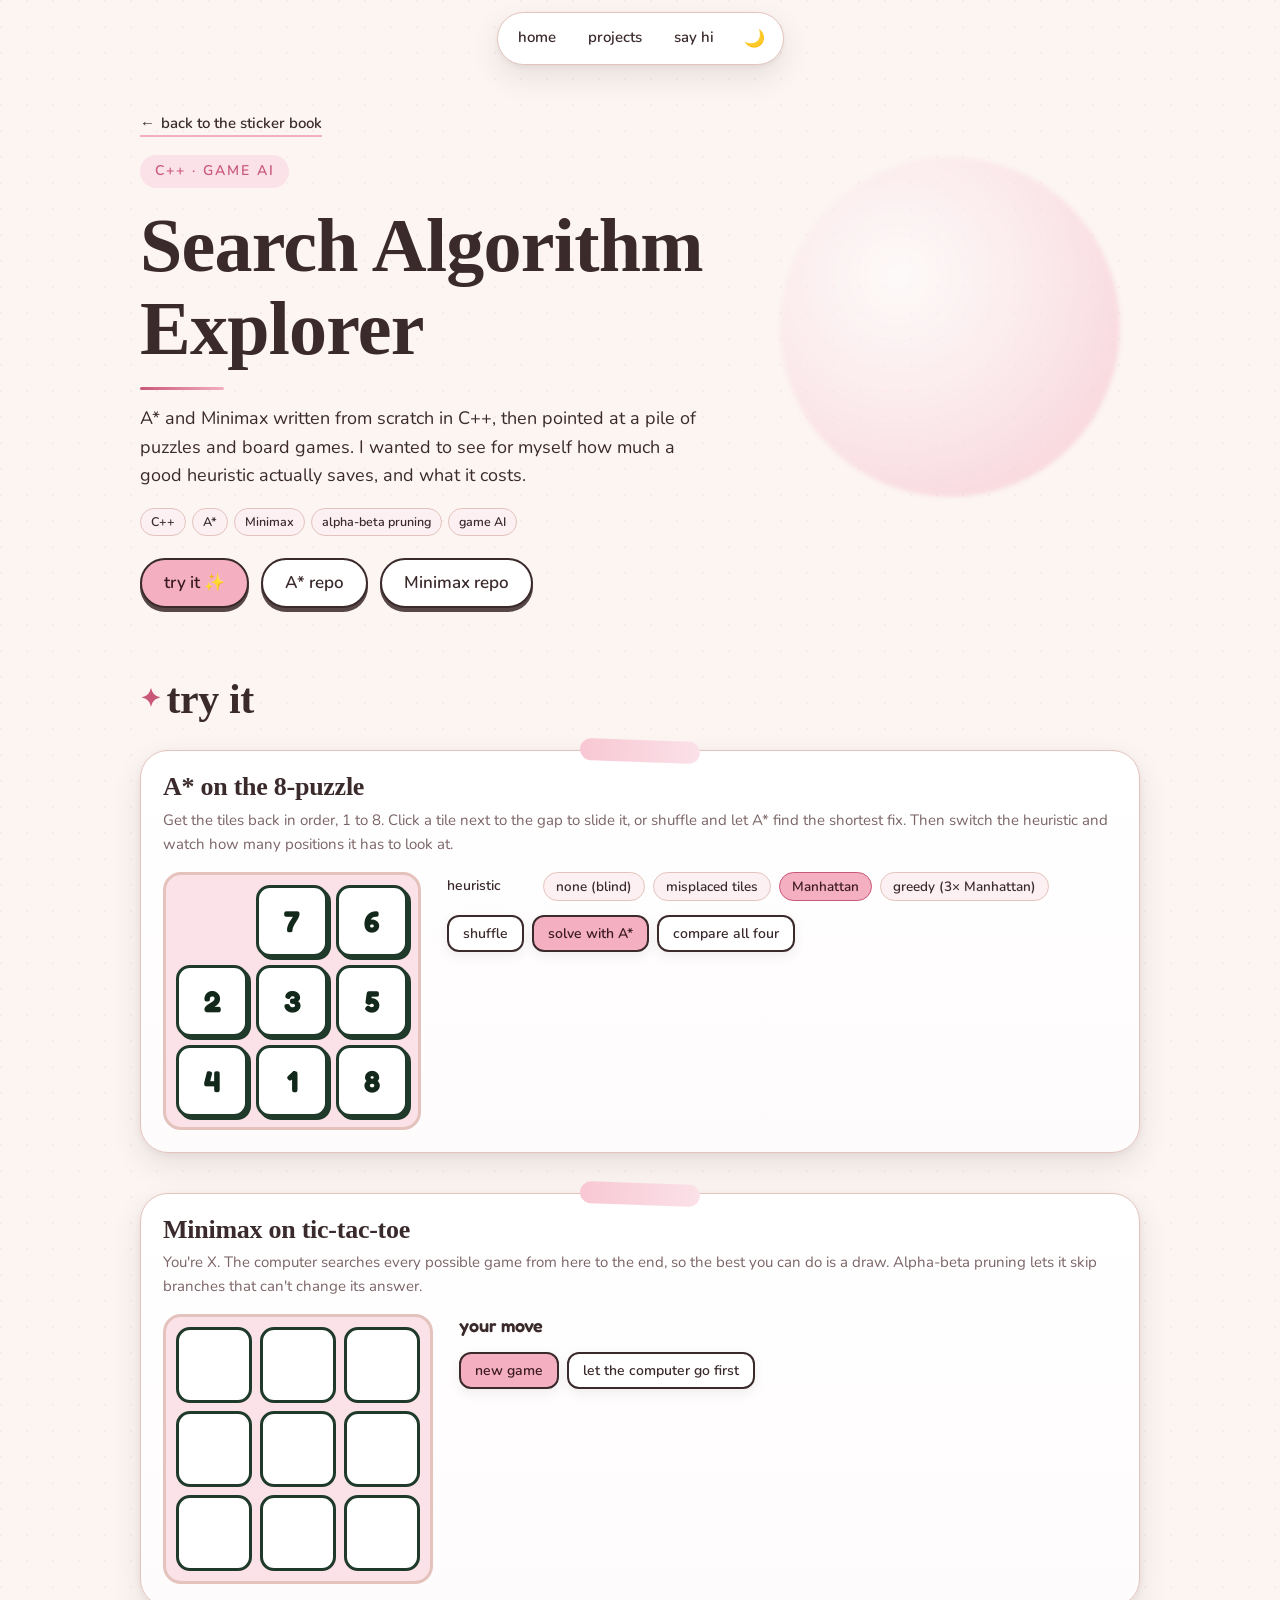
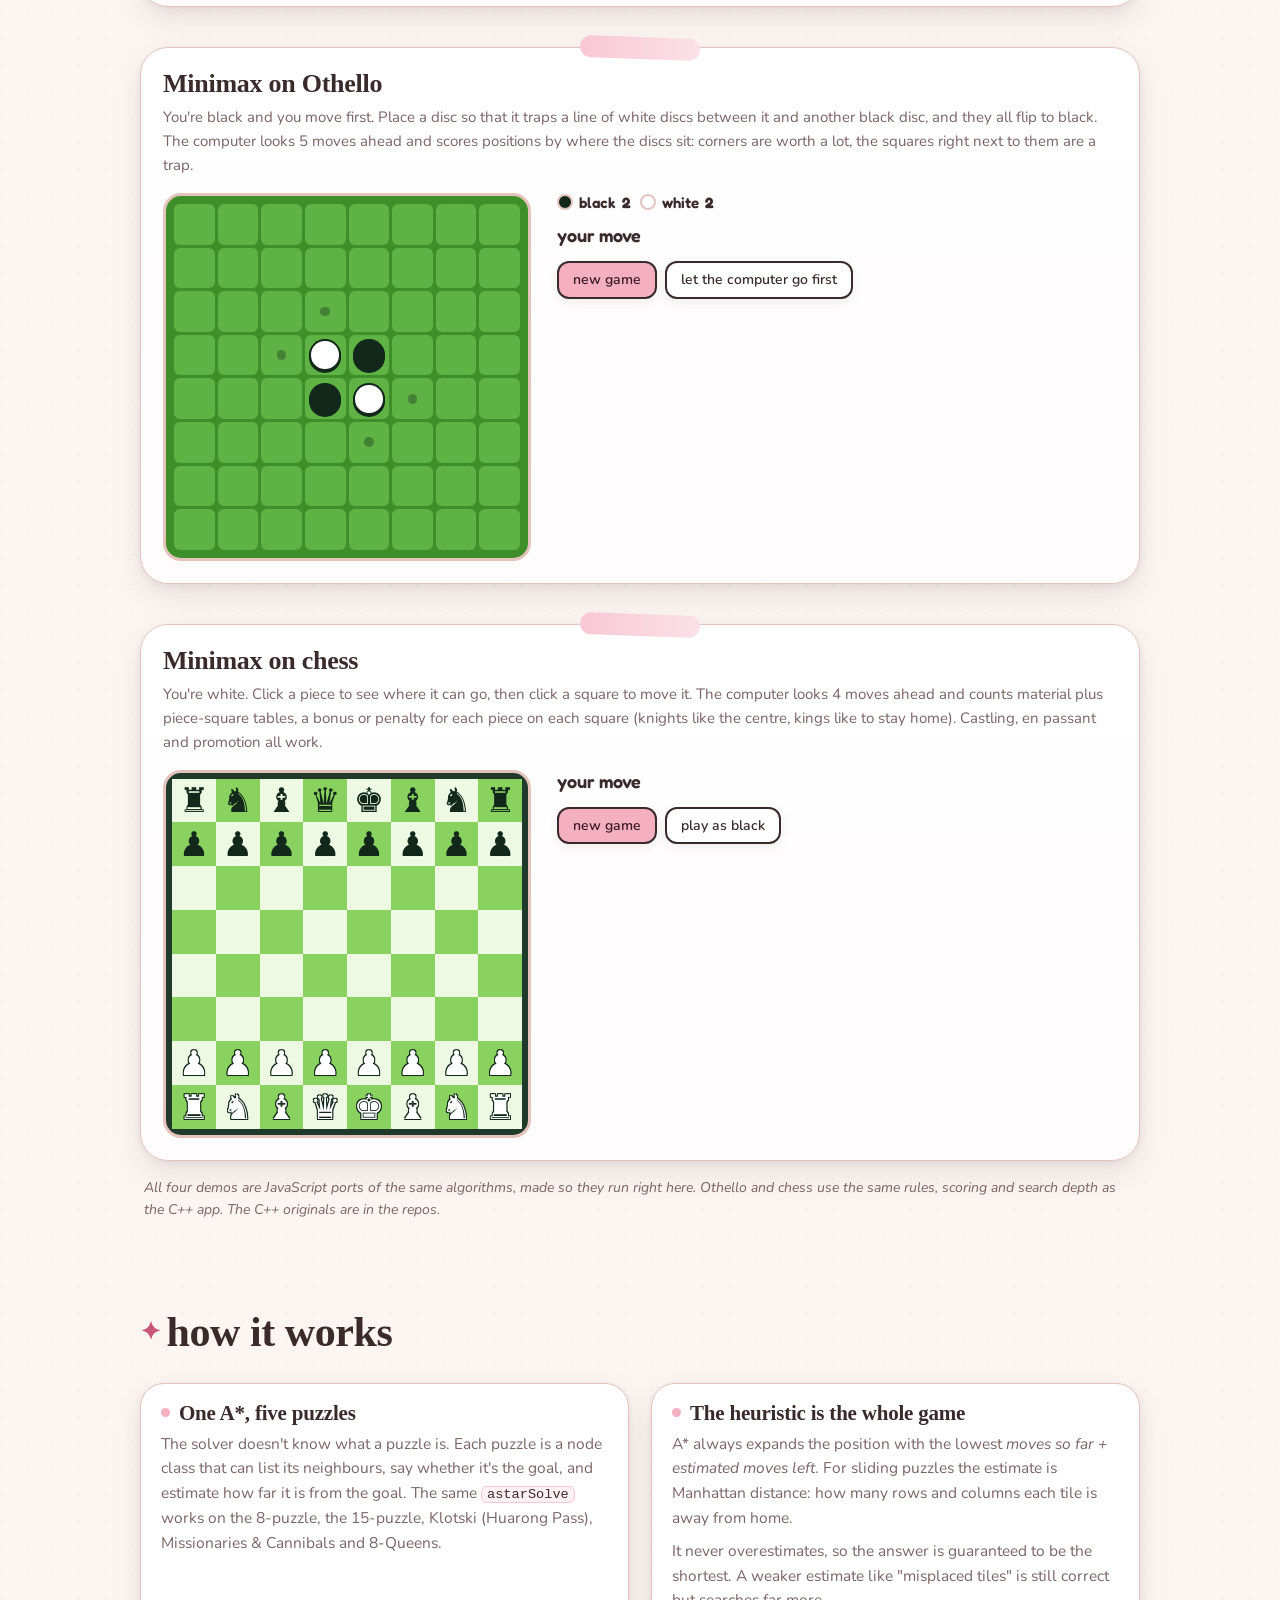
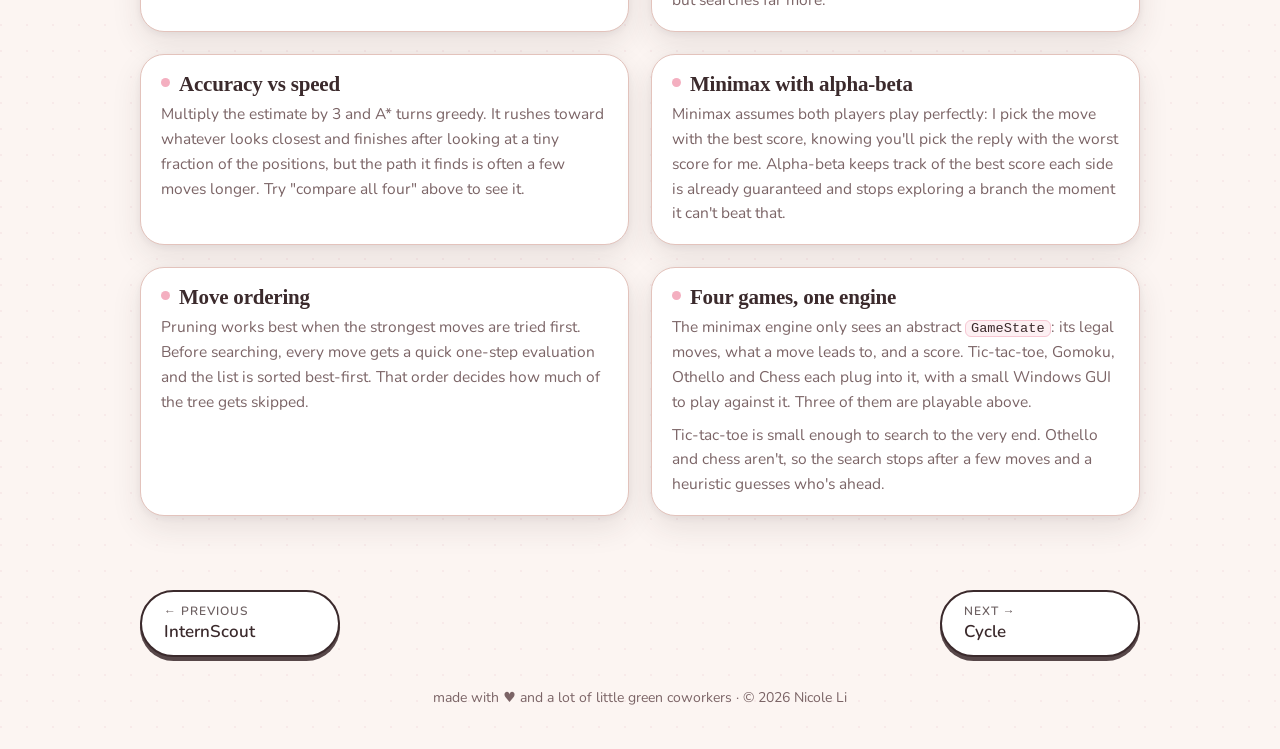
<file: projects/search.html>
<!DOCTYPE html>
<html lang="en" data-theme="light">
<head>
<meta charset="utf-8">
<meta name="viewport" content="width=device-width, initial-scale=1, viewport-fit=cover">
<meta name="description" content="Search Algorithm Explorer by Nicole Li: A* and Minimax with alpha-beta pruning written from scratch in C++. Solve the 8-puzzle and play tic-tac-toe, Othello and chess against it in your browser.">
<link rel="icon" href="../figures/idea.png">
<title>Search Algorithm Explorer · Nicole Li</title>
<link rel="preconnect" href="https://fonts.googleapis.com">
<link rel="stylesheet" href="https://fonts.googleapis.com/css2?family=Fredoka:wght@400;500;600;700&family=Nunito:ital,wght@0,400;0,600;0,800;1,400&display=swap">
<link rel="stylesheet" href="../style.css">
<script>try{if(localStorage.getItem('theme')==='dark')document.documentElement.setAttribute('data-theme','dark')}catch(e){}</script>
<style>
.duo{display:grid; grid-template-columns:auto 1fr; gap:26px; align-items:start}
.puz{display:grid; grid-template-columns:repeat(3,72px); grid-template-rows:repeat(3,72px); gap:8px; padding:10px; background:var(--g2); border:3px solid var(--line); border-radius:18px; position:relative}
.tile{position:absolute; width:72px; height:72px; display:grid; place-items:center; font:700 30px "Fredoka",sans-serif; color:#12281A; background:#fff; border:3px solid #1F3A2A; border-radius:14px; box-shadow:3px 3px 0 #1F3A2A; cursor:pointer; transition:left .18s ease, top .18s ease}
.tile.home{background:#B4E58F}
.tile:focus-visible{outline:3px dashed var(--g5); outline-offset:2px}
.bars2{display:grid; gap:8px; margin-top:16px}
.bar2{display:grid; grid-template-columns:150px 1fr; gap:10px; align-items:center; font:600 13.5px "Fredoka",sans-serif}
.bar2 .track2{height:24px; background:var(--g1); border:2px solid var(--line); border-radius:8px; overflow:hidden; position:relative}
.bar2 .fill{height:100%; background:var(--g4); transition:width .6s cubic-bezier(.34,1.56,.64,1)}
.bar2 .num{position:absolute; left:8px; top:1px; font-size:12.5px; color:#12281A; white-space:nowrap}
.ttt{display:grid; grid-template-columns:repeat(3,76px); gap:8px; padding:10px; background:var(--g2); border:3px solid var(--line); border-radius:18px}
.ttt button{width:76px; height:76px; font:700 38px "Fredoka",sans-serif; background:#fff; color:#12281A; border:3px solid #1F3A2A; border-radius:14px; cursor:pointer}
.ttt button:disabled{cursor:default}
.ttt button.o{color:#3E8E2A}
.ttt button.win{background:#FFE97A}
.ttt button:focus-visible{outline:3px dashed var(--g5); outline-offset:2px}
.msg{font:600 18px "Fredoka",sans-serif; margin:0 0 12px; min-height:1.4em}
.b8{display:grid; grid-template-columns:repeat(8,1fr); width:368px; max-width:100%; aspect-ratio:1; padding:8px; border:3px solid var(--line); border-radius:18px; box-sizing:border-box}
.b8 button{position:relative; aspect-ratio:1; min-width:0; padding:0; border:0; margin:0; cursor:pointer; display:grid; place-items:center}
.b8 button:disabled{cursor:default}
.b8 button:focus-visible{outline:3px dashed #FFE97A; outline-offset:-3px; z-index:1}
.oth{background:#3E8E2A; gap:3px}
.oth button{background:#5FB244; border-radius:6px}
.oth button.last{background:#8AD25F}
.oth .disc{width:78%; height:78%; border-radius:50%; border:2px solid #12281A; box-shadow:0 2px 0 #12281A; transition:background .25s}
.oth .disc.b{background:#12281A}
.oth .disc.w{background:#fff}
.oth .hint{width:24%; height:24%; border-radius:50%; background:rgba(18,40,26,.35)}
.chs{background:#1F3A2A; gap:0; padding:6px}
.chs button{background:#EEF9E4; font-size:clamp(22px,7.4vw,34px); line-height:1}
.chs button.dk{background:#8AD25F}
.chs button.last{box-shadow:inset 0 0 0 100px rgba(255,233,122,.55)}
.chs button.sel{box-shadow:inset 0 0 0 4px #1F3A2A, inset 0 0 0 100px rgba(255,233,122,.8)}
.chs button.chk{box-shadow:inset 0 0 0 100px rgba(232,93,93,.6)}
.chs .pc{font-family:"Segoe UI Symbol","Apple Symbols","DejaVu Sans",serif; pointer-events:none}
.chs .pc.w{color:#fff; text-shadow:0 0 1px #12281A,1px 1px 0 #12281A,-1px -1px 0 #12281A,1px -1px 0 #12281A,-1px 1px 0 #12281A}
.chs .pc.b{color:#12281A}
.chs .dot{position:absolute; width:28%; height:28%; border-radius:50%; background:rgba(31,58,42,.4); pointer-events:none}
.chs .dot.cap{width:86%; height:86%; background:none; border:4px solid rgba(31,58,42,.4); box-sizing:border-box}
.score{display:flex; gap:10px; margin:0 0 12px; font:600 15px "Fredoka",sans-serif}
.score span{display:inline-flex; align-items:center; gap:6px}
.score i{display:inline-block; width:16px; height:16px; border-radius:50%; border:2px solid var(--line)}
@media (max-width:760px){
  .duo{grid-template-columns:minmax(0,1fr); justify-items:center}
  .b8{width:100%; max-width:368px}
  .duo > div:last-child{justify-self:stretch}
  .bar2{grid-template-columns:110px 1fr}
}
</style>
</head>
<body>

<svg width="0" height="0" style="position:absolute" aria-hidden="true">
  <symbol id="p-road" viewBox="0 0 235 246"><image href="../figures/road.png" width="235" height="246"/></symbol>
  <symbol id="p-present" viewBox="0 0 165 276"><image href="../figures/present.png" width="165" height="276"/></symbol>
  <symbol id="p-idea" viewBox="0 0 127 259"><image href="../figures/idea.png" width="127" height="259"/></symbol>
  <symbol id="p-research" viewBox="0 0 162 238"><image href="../figures/research.png" width="162" height="238"/></symbol>
</svg>
<div class="floaters" aria-hidden="true">
  <span class="s1" style="left:5%;top:16%;background:var(--g3);animation-delay:-2s"></span>
  <span class="s3" style="left:86%;top:10%;background:var(--g2);animation-delay:-1s;width:80px;height:80px"></span>
  <span class="s2" style="left:90%;top:62%;background:var(--g4);animation-delay:-8s;width:50px;height:50px"></span>
</div>
<canvas id="sparkles" aria-hidden="true"></canvas>

<nav class="nav" aria-label="Site">
  <ul>
    <li><a href="../index.html">home</a></li>
    <li><a href="../index.html#projects">projects</a></li>
    <li><a href="../index.html#contact">say hi</a></li>
    <li><button class="theme" id="themeBtn" type="button" aria-label="Toggle dark mode">🌙</button></li>
  </ul>
</nav>

<main class="wrap">
  <header class="phero">
    <div>
      <a class="back" href="../index.html#projects"><span class="ar">←</span> back to the sticker book</a><br>
      <span class="eyebrow">C++ · game AI</span>
      <h1>Search Algorithm Explorer</h1>
      <p class="plead">A* and Minimax written from scratch in C++, then pointed at a pile of puzzles and board games. I wanted to see for myself how much a good heuristic actually saves, and what it costs.</p>
      <div class="tags"><span>C++</span><span>A*</span><span>Minimax</span><span>alpha-beta pruning</span><span>game AI</span></div>
      <div class="btns">
        <a class="btn" href="#demo">try it ✨</a>
        <a class="btn alt" href="https://github.com/nicole-li7/astar" target="_blank" rel="noopener">A* repo</a>
        <a class="btn alt" href="https://github.com/nicole-li7/minimax" target="_blank" rel="noopener">Minimax repo</a>
      </div>
    </div>
    <div class="stage" aria-hidden="true">
      <div class="pad a"></div>
      <div class="smk hero-smk"><svg viewBox="0 0 235 246"><use href="#p-road"/></svg></div>
    </div>
  </header>

  <section id="demo">
    <div class="title"><div class="smk" aria-hidden="true"><svg viewBox="0 0 165 276"><use href="#p-present"/></svg></div><h2>try it</h2></div>

    <div class="demo-card">
      <h3 class="demo-sub">A* on the 8-puzzle</h3>
      <p>Get the tiles back in order, 1 to 8. Click a tile next to the gap to slide it, or shuffle and let A* find the shortest fix. Then switch the heuristic and watch how many positions it has to look at.</p>
      <div class="duo">
        <div class="puz" id="puz" role="group" aria-label="8-puzzle board"></div>
        <div>
          <div class="ctrl"><span class="lbl">heuristic</span>
            <button class="tog" type="button" data-h="0">none (blind)</button>
            <button class="tog" type="button" data-h="1">misplaced tiles</button>
            <button class="tog" type="button" data-h="2" aria-pressed="true">Manhattan</button>
            <button class="tog" type="button" data-h="3">greedy (3× Manhattan)</button>
          </div>
          <div class="ctrl" style="margin-top:14px">
            <button class="btn small alt" type="button" id="shuffle">shuffle</button>
            <button class="btn small" type="button" id="solve">solve with A*</button>
            <button class="btn small alt" type="button" id="compare">compare all four</button>
          </div>
          <div class="stat" id="pstat" aria-live="polite"></div>
          <div class="bars2" id="bars"></div>
        </div>
      </div>
    </div>

    <div class="demo-card">
      <h3 class="demo-sub">Minimax on tic-tac-toe</h3>
      <p>You're X. The computer searches every possible game from here to the end, so the best you can do is a draw. Alpha-beta pruning lets it skip branches that can't change its answer.</p>
      <div class="duo">
        <div class="ttt" id="ttt" role="grid" aria-label="Tic-tac-toe board"></div>
        <div>
          <p class="msg" id="tmsg" aria-live="polite">your move</p>
          <div class="ctrl">
            <button class="btn small" type="button" id="tnew">new game</button>
            <button class="btn small alt" type="button" id="tfirst">let the computer go first</button>
          </div>
          <div class="stat" id="tstat" aria-live="polite"></div>
        </div>
      </div>
    </div>

    <div class="demo-card">
      <h3 class="demo-sub">Minimax on Othello</h3>
      <p>You're black and you move first. Place a disc so that it traps a line of white discs between it and another black disc, and they all flip to black. The computer looks 5 moves ahead and scores positions by where the discs sit: corners are worth a lot, the squares right next to them are a trap.</p>
      <div class="duo">
        <div class="b8 oth" id="oth" role="grid" aria-label="Othello board"></div>
        <div>
          <div class="score" id="oscore"></div>
          <p class="msg" id="omsg" aria-live="polite">your move</p>
          <div class="ctrl">
            <button class="btn small" type="button" id="onew">new game</button>
            <button class="btn small alt" type="button" id="ofirst">let the computer go first</button>
          </div>
          <div class="stat" id="ostat" aria-live="polite"></div>
        </div>
      </div>
    </div>

    <div class="demo-card">
      <h3 class="demo-sub">Minimax on chess</h3>
      <p>You're white. Click a piece to see where it can go, then click a square to move it. The computer looks 4 moves ahead and counts material plus piece-square tables, a bonus or penalty for each piece on each square (knights like the centre, kings like to stay home). Castling, en passant and promotion all work.</p>
      <div class="duo">
        <div class="b8 chs" id="chs" role="grid" aria-label="Chess board"></div>
        <div>
          <p class="msg" id="cmsg" aria-live="polite">your move</p>
          <div class="ctrl">
            <button class="btn small" type="button" id="cnew">new game</button>
            <button class="btn small alt" type="button" id="cfirst">play as black</button>
          </div>
          <div class="stat" id="cstat" aria-live="polite"></div>
        </div>
      </div>
    </div>
    <p class="demo-note">All four demos are JavaScript ports of the same algorithms, made so they run right here. Othello and chess use the same rules, scoring and search depth as the C++ app. The C++ originals are in the repos.</p>
  </section>

  <section>
    <div class="title"><div class="smk" aria-hidden="true"><svg viewBox="0 0 127 259"><use href="#p-idea"/></svg></div><h2>how it works</h2></div>
    <div class="explain">
      <div class="note">
        <h3>One A*, five puzzles</h3>
        <p>The solver doesn't know what a puzzle is. Each puzzle is a node class that can list its neighbours, say whether it's the goal, and estimate how far it is from the goal. The same <code>astarSolve</code> works on the 8-puzzle, the 15-puzzle, Klotski (Huarong Pass), Missionaries &amp; Cannibals and 8-Queens.</p>
      </div>
      <div class="note">
        <h3>The heuristic is the whole game</h3>
        <p>A* always expands the position with the lowest <em>moves so far + estimated moves left</em>. For sliding puzzles the estimate is Manhattan distance: how many rows and columns each tile is away from home.</p>
        <p>It never overestimates, so the answer is guaranteed to be the shortest. A weaker estimate like "misplaced tiles" is still correct but searches far more.</p>
      </div>
      <div class="note">
        <h3>Accuracy vs speed</h3>
        <p>Multiply the estimate by 3 and A* turns greedy. It rushes toward whatever looks closest and finishes after looking at a tiny fraction of the positions, but the path it finds is often a few moves longer. Try "compare all four" above to see it.</p>
      </div>
      <div class="note">
        <h3>Minimax with alpha-beta</h3>
        <p>Minimax assumes both players play perfectly: I pick the move with the best score, knowing you'll pick the reply with the worst score for me. Alpha-beta keeps track of the best score each side is already guaranteed and stops exploring a branch the moment it can't beat that.</p>
      </div>
      <div class="note">
        <h3>Move ordering</h3>
        <p>Pruning works best when the strongest moves are tried first. Before searching, every move gets a quick one-step evaluation and the list is sorted best-first. That order decides how much of the tree gets skipped.</p>
      </div>
      <div class="note">
        <h3>Four games, one engine</h3>
        <p>The minimax engine only sees an abstract <code>GameState</code>: its legal moves, what a move leads to, and a score. Tic-tac-toe, Gomoku, Othello and Chess each plug into it, with a small Windows GUI to play against it. Three of them are playable above.</p>
        <p>Tic-tac-toe is small enough to search to the very end. Othello and chess aren't, so the search stops after a few moves and a heuristic guesses who's ahead.</p>
      </div>
    </div>
  </section>

  <nav class="pnext" aria-label="More projects">
    <a class="btn alt" href="internscout.html"><small>← previous</small>InternScout</a>
    <a class="btn alt" href="cycle.html"><small>next →</small>Cycle</a>
  </nav>
</main>
<footer>made with ♥ and a lot of little green coworkers · © 2026 Nicole Li</footer>

<script src="../site.js"></script>
<script src="minimax-games.js"></script>
<script>
(function(){
  // ---------- 8-puzzle + A* ----------
  var GOAL = [1,2,3,4,5,6,7,8,0], CELL = 80, PAD = 10;
  var board = GOAL.slice(), hSel = 2, busy = false;
  var puz = document.getElementById('puz'), pstat = document.getElementById('pstat'), bars = document.getElementById('bars');
  var tiles = {};
  var H_NAMES = ['none (blind)','misplaced tiles','Manhattan','greedy (3× Manhattan)'];

  for (var n = 1; n <= 8; n++) {
    var t = document.createElement('button');
    t.type = 'button'; t.className = 'tile'; t.textContent = n;
    t.addEventListener('click', (function(v){ return function(){ if(!busy) slide(v); }; })(n));
    puz.appendChild(t); tiles[n] = t;
  }
  function draw(){
    for (var i = 0; i < 9; i++) {
      var v = board[i]; if (!v) continue;
      var el = tiles[v];
      el.style.left = (PAD + (i % 3) * CELL) + 'px';
      el.style.top  = (PAD + Math.floor(i / 3) * CELL) + 'px';
      el.classList.toggle('home', GOAL[i] === v);
      el.setAttribute('aria-label', 'tile ' + v);
    }
  }
  function neighbours(i){
    var r = Math.floor(i / 3), c = i % 3, out = [];
    if (r > 0) out.push(i - 3); if (r < 2) out.push(i + 3);
    if (c > 0) out.push(i - 1); if (c < 2) out.push(i + 1);
    return out;
  }
  function slide(v){
    var i = board.indexOf(v), z = board.indexOf(0);
    if (neighbours(z).indexOf(i) < 0) return;
    board[z] = v; board[i] = 0; draw();
  }

  function heuristic(s, kind){
    if (kind === 0) return 0;
    var h = 0;
    for (var i = 0; i < 9; i++) {
      var v = s[i]; if (!v) continue;
      if (kind === 1) { if (v !== i + 1) h++; }
      else { var g = v - 1; h += Math.abs(Math.floor(g / 3) - Math.floor(i / 3)) + Math.abs(g % 3 - i % 3); }
    }
    return kind === 3 ? h * 3 : h;
  }

  // small binary heap ordered by f, then h
  function Heap(){ this.a = []; }
  Heap.prototype.less = function(x, y){ return x.f < y.f || (x.f === y.f && x.h < y.h); };
  Heap.prototype.push = function(n){ var a = this.a; a.push(n); var i = a.length - 1;
    while (i > 0) { var p = (i - 1) >> 1; if (!this.less(a[i], a[p])) break; var t = a[i]; a[i] = a[p]; a[p] = t; i = p; } };
  Heap.prototype.pop = function(){ var a = this.a, top = a[0], last = a.pop();
    if (a.length) { a[0] = last; var i = 0;
      for (;;) { var l = 2*i+1, r = l+1, m = i;
        if (l < a.length && this.less(a[l], a[m])) m = l;
        if (r < a.length && this.less(a[r], a[m])) m = r;
        if (m === i) break; var t = a[i]; a[i] = a[m]; a[m] = t; i = m; } }
    return top; };

  function astar(start, kind){
    var goalKey = GOAL.join(''), best = new Map(), open = new Heap(), expanded = 0;
    var h0 = heuristic(start, kind);
    open.push({s: start, g: 0, h: h0, f: h0, parent: null});
    best.set(start.join(''), 0);
    while (open.a.length) {
      var cur = open.pop(), key = cur.s.join('');
      if (cur.g > best.get(key)) continue;          // stale entry
      if (key === goalKey) {
        var path = []; for (var p = cur; p; p = p.parent) path.unshift(p.s);
        return {path: path, expanded: expanded};
      }
      expanded++;
      var z = cur.s.indexOf(0), ns = neighbours(z);
      for (var k = 0; k < ns.length; k++) {
        var nx = cur.s.slice(); nx[z] = nx[ns[k]]; nx[ns[k]] = 0;
        var nk = nx.join(''), g = cur.g + 1;
        if (best.has(nk) && best.get(nk) <= g) continue;
        best.set(nk, g);
        var h = heuristic(nx, kind);
        open.push({s: nx, g: g, h: h, f: g + h, parent: cur});
      }
    }
    return null;
  }

  function solvable(s){
    var inv = 0, t = s.filter(function(v){ return v; });
    for (var i = 0; i < t.length; i++) for (var j = i + 1; j < t.length; j++) if (t[i] > t[j]) inv++;
    return inv % 2 === 0;
  }
  function shuffle(){
    // random walk from the solved board, so every shuffle is solvable
    var s = GOAL.slice(), prev = -1;
    for (var m = 0; m < 60; m++) {
      var z = s.indexOf(0), ns = neighbours(z).filter(function(i){ return i !== prev; });
      var pick = ns[Math.floor(Math.random() * ns.length)];
      s[z] = s[pick]; s[pick] = 0; prev = z;
    }
    if (s.join('') === GOAL.join('')) return shuffle();
    board = s; draw(); pstat.innerHTML = ''; bars.innerHTML = '';
  }

  function setBusy(b){ busy = b; ['shuffle','solve','compare'].forEach(function(id){ document.getElementById(id).disabled = b; }); }
  function fmt(n){ return n.toLocaleString('en-US'); }

  function animate(path, done){
    var i = 1;
    (function step(){
      if (i >= path.length) { done(); return; }
      board = path[i++].slice(); draw(); setTimeout(step, 230);
    })();
  }

  function solve(){
    if (busy) return;
    if (board.join('') === GOAL.join('')) { pstat.innerHTML = '<span>already solved, shuffle first 🙂</span>'; return; }
    setBusy(true); pstat.innerHTML = '<span>thinking…</span>';
    setTimeout(function(){
      var t0 = performance.now(), r = astar(board.slice(), hSel), ms = performance.now() - t0;
      pstat.innerHTML = '<span><b>' + (r.path.length - 1) + '</b> moves</span><span><b>' + fmt(r.expanded) + '</b> positions looked at</span><span><b>' + ms.toFixed(0) + '</b> ms</span>';
      animate(r.path, function(){ setBusy(false); });
    }, 30);
  }

  function compare(){
    if (busy) return;
    if (board.join('') === GOAL.join('')) { pstat.innerHTML = '<span>already solved, shuffle first 🙂</span>'; return; }
    setBusy(true); pstat.innerHTML = '<span>running all four…</span>';
    setTimeout(function(){
      var rs = [0,1,2,3].map(function(k){ return astar(board.slice(), k); });
      var max = Math.max.apply(null, rs.map(function(r){ return r.expanded; }));
      var shortest = Math.min.apply(null, rs.map(function(r){ return r.path.length - 1; }));
      bars.innerHTML = rs.map(function(r, k){
        var len = r.path.length - 1, extra = len > shortest ? ' (' + (len - shortest) + ' extra)' : '';
        return '<div class="bar2"><span>' + H_NAMES[k] + '</span><div class="track2"><div class="fill" style="width:0"></div><span class="num">' +
          fmt(r.expanded) + ' positions · ' + len + ' moves' + extra + '</span></div></div>';
      }).join('');
      requestAnimationFrame(function(){ requestAnimationFrame(function(){
        bars.querySelectorAll('.fill').forEach(function(f, k){ f.style.width = Math.max(2, rs[k].expanded / max * 100) + '%'; });
      }); });
      pstat.innerHTML = '<span>same board, four heuristics. Shorter bar = less searching.</span>';
      setBusy(false);
    }, 30);
  }

  document.querySelectorAll('[data-h]').forEach(function(b){
    b.addEventListener('click', function(){
      hSel = +b.dataset.h;
      document.querySelectorAll('[data-h]').forEach(function(x){ x.setAttribute('aria-pressed', x === b ? 'true' : 'false'); });
    });
  });
  document.getElementById('shuffle').addEventListener('click', function(){ if(!busy) shuffle(); });
  document.getElementById('solve').addEventListener('click', solve);
  document.getElementById('compare').addEventListener('click', compare);
  draw(); shuffle();

  // ---------- tic-tac-toe + minimax ----------
  var LINES = [[0,1,2],[3,4,5],[6,7,8],[0,3,6],[1,4,7],[2,5,8],[0,4,8],[2,4,6]];
  var cells = [], tb = Array(9).fill(''), over = false, nodes = 0;
  var ttt = document.getElementById('ttt'), tmsg = document.getElementById('tmsg'), tstat = document.getElementById('tstat');
  for (var c = 0; c < 9; c++) {
    var b = document.createElement('button'); b.type = 'button';
    b.setAttribute('aria-label', 'square ' + (c + 1) + ', empty');
    b.addEventListener('click', (function(i){ return function(){ play(i); }; })(c));
    ttt.appendChild(b); cells.push(b);
  }
  function winner(s){
    for (var i = 0; i < 8; i++) { var l = LINES[i]; if (s[l[0]] && s[l[0]] === s[l[1]] && s[l[1]] === s[l[2]]) return {p: s[l[0]], line: l}; }
    return null;
  }
  function moves(s){ var m = []; for (var i = 0; i < 9; i++) if (!s[i]) m.push(i); return m; }
  // score from O's (the computer's) point of view; quicker wins score higher
  function evaluate(s, depth){
    var w = winner(s);
    if (w) return w.p === 'O' ? 10 - depth : depth - 10;
    var sc = 0;   // non-terminal: count lines each side could still win
    LINES.forEach(function(l){
      var o = 0, x = 0; l.forEach(function(i){ if (s[i] === 'O') o++; else if (s[i] === 'X') x++; });
      if (!x && o) sc += o; if (!o && x) sc -= x;
    });
    return sc / 10;
  }
  function ordered(s, ms, maximizing, depth){
    return ms.map(function(m){ s[m] = maximizing ? 'O' : 'X'; var v = evaluate(s, depth + 1); s[m] = ''; return {m: m, v: v}; })
      .sort(function(a, b){ return maximizing ? b.v - a.v : a.v - b.v; })
      .map(function(x){ return x.m; });
  }
  function alphabeta(s, depth, alpha, beta, maximizing, prune){
    nodes++;
    var ms = moves(s);
    if (winner(s) || !ms.length) return evaluate(s, depth);
    if (prune) ms = ordered(s, ms, maximizing, depth);
    var best = maximizing ? -Infinity : Infinity;
    for (var i = 0; i < ms.length; i++) {
      s[ms[i]] = maximizing ? 'O' : 'X';
      var v = alphabeta(s, depth + 1, alpha, beta, !maximizing, prune);
      s[ms[i]] = '';
      if (maximizing) { if (v > best) best = v; if (v > alpha) alpha = v; }
      else { if (v < best) best = v; if (v < beta) beta = v; }
      if (prune && beta <= alpha) break;
    }
    return best;
  }
  function bestMove(s, prune){
    nodes = 0;
    var ms = ordered(s, moves(s), true, 0), best = ms[0], bestV = -Infinity;
    for (var i = 0; i < ms.length; i++) {
      s[ms[i]] = 'O';
      var v = alphabeta(s, 1, prune ? bestV : -Infinity, Infinity, false, prune);
      s[ms[i]] = '';
      if (v > bestV) { bestV = v; best = ms[i]; }
    }
    return {move: best, nodes: nodes};
  }
  function render(){
    var w = winner(tb);
    cells.forEach(function(b, i){
      b.textContent = tb[i]; b.className = tb[i] === 'O' ? 'o' : '';
      b.disabled = over || !!tb[i];
      b.setAttribute('aria-label', 'square ' + (i + 1) + ', ' + (tb[i] || 'empty'));
      if (w && w.line.indexOf(i) >= 0) b.classList.add('win');
    });
  }
  function checkEnd(){
    var w = winner(tb);
    if (w) { over = true; tmsg.textContent = w.p === 'X' ? 'you won?! that should be impossible 👀' : 'the computer wins this one'; }
    else if (!moves(tb).length) { over = true; tmsg.textContent = 'draw! the best anyone can do 🤝'; }
    render(); return over;
  }
  function aiTurn(){
    tmsg.textContent = 'thinking…';
    setTimeout(function(){
      var r = bestMove(tb.slice(), true), plain = bestMove(tb.slice(), false);
      tb[r.move] = 'O';
      tstat.innerHTML = '<span>with pruning: <b>' + fmt(r.nodes) + '</b> positions</span><span>without: <b>' + fmt(plain.nodes) + '</b></span>' +
        '<span>skipped <b>' + Math.floor(100 - r.nodes / plain.nodes * 100) + '%</b></span>';
      if (!checkEnd()) tmsg.textContent = 'your move';
    }, 250);
  }
  function play(i){
    if (over || tb[i]) return;
    tb[i] = 'X'; render();
    if (!checkEnd()) { cells.forEach(function(b){ b.disabled = true; }); aiTurn(); }
  }
  function reset(aiFirst){
    tb = Array(9).fill(''); over = false; tstat.innerHTML = ''; tmsg.textContent = 'your move'; render();
    if (aiFirst) { cells.forEach(function(b){ b.disabled = true; }); aiTurn(); }
  }
  document.getElementById('tnew').addEventListener('click', function(){ reset(false); });
  document.getElementById('tfirst').addEventListener('click', function(){ reset(true); });
  render();

  // ---------- computer turns for Othello and chess ----------
  // searches run in a Web Worker (minimax-games.js) so the page stays responsive;
  // if workers aren't available (e.g. opened from a file) they run here instead
  var worker = null, jobs = {}, jobId = 0;
  try {
    worker = new Worker('minimax-games.js');
    worker.onmessage = function(e){ var cb = jobs[e.data.id]; delete jobs[e.data.id]; if (cb) cb(e.data); };
    worker.onerror = function(){ worker = null; };
  } catch (e) { worker = null; }
  function think(msg, cb){
    msg.id = ++jobId;
    if (worker) { jobs[msg.id] = cb; worker.postMessage(msg); }
    else setTimeout(function(){ cb(think_(msg)); }, 30);
    return msg.id;
  }
  var think_ = window.think;   // the main-thread copy from minimax-games.js
  function pct(a, b){ return Math.max(0, Math.floor(100 - a / b * 100)); }
  function positions(n){ return '<b>' + fmt(n) + '</b> position' + (n === 1 ? '' : 's'); }

  // ---------- Othello ----------
  var oth = document.getElementById('oth'), omsg = document.getElementById('omsg'),
      ostat = document.getElementById('ostat'), oscore = document.getElementById('oscore');
  var og = new Othello(), oHuman = 1, oBusy = false, oJob = 0, oLast = -1, ocells = [];
  var COLS = 'abcdefgh';
  for (var q = 0; q < 64; q++) {
    var ob = document.createElement('button'); ob.type = 'button';
    ob.addEventListener('click', (function(i){ return function(){ oPlay(i); }; })(q));
    oth.appendChild(ob); ocells.push(ob);
  }
  function sqName(i){ return COLS[i & 7] + (8 - (i >> 3)); }
  function oRender(){
    var mine = !oBusy && og.player === oHuman && !og.isTerminal() ? og.moves() : [];
    ocells.forEach(function(b, i){
      var v = og.board[i], legal = mine.indexOf(i) >= 0;
      b.innerHTML = v ? '<span class="disc ' + (v === 1 ? 'b' : 'w') + '"></span>' : legal ? '<span class="hint"></span>' : '';
      b.classList.toggle('last', i === oLast);
      b.disabled = !legal;
      b.setAttribute('aria-label', sqName(i) + ', ' + (v === 1 ? 'black' : v === -1 ? 'white' : legal ? 'empty, legal move' : 'empty'));
    });
    oscore.innerHTML = '<span><i style="background:#12281A"></i>black <b>' + og.count(1) + '</b></span><span><i style="background:#fff"></i>white <b>' + og.count(-1) + '</b></span>';
  }
  function oEnd(){
    if (!og.isTerminal()) return false;
    var me = og.count(oHuman), them = og.count(-oHuman);
    omsg.textContent = me > them ? 'you win, ' + me + ' to ' + them + '! 🎉' : me < them ? 'the computer wins, ' + them + ' to ' + me : 'a draw, ' + me + ' each 🤝';
    oRender(); return true;
  }
  function oNext(){
    if (oEnd()) return;
    if (og.player === oHuman) {
      if (og.moves()[0] === -1) {   // no legal placement: pass
        omsg.textContent = "you have no moves, so you pass"; og = og.apply(-1);
        setTimeout(oNext, 900); oRender(); return;
      }
      omsg.textContent = 'your move'; oRender(); return;
    }
    oBusy = true; omsg.textContent = 'thinking…'; oRender();
    var mine = oJob = think({game: 'othello', state: {board: og.board, player: og.player}, depth: 5, compare: true}, function(r){
      if (mine !== oJob) return;    // a new game started meanwhile
      oBusy = false;
      if (r.move === -1) { og = og.apply(-1); omsg.textContent = 'the computer has no moves and passes'; oRender(); setTimeout(oNext, 900); return; }
      var before = og.count(-oHuman);
      og = og.apply(r.move); oLast = r.move;
      var flipped = og.count(-oHuman) - before - 1;
      ostat.innerHTML = '<span>computer: <b>' + sqName(r.move) + '</b>, flipped ' + flipped + '</span>' +
        '<span>with pruning: ' + positions(r.nodes) + '</span><span>without: <b>' + fmt(r.plain) + '</b></span>' +
        '<span>skipped <b>' + pct(r.nodes, r.plain) + '%</b></span>';
      oNext();
    });
  }
  function oPlay(i){
    if (oBusy || og.player !== oHuman || og.moves().indexOf(i) < 0) return;
    og = og.apply(i); oLast = i; oNext();
  }
  function oReset(aiFirst){
    oJob = 0; oBusy = false; og = new Othello(); oHuman = aiFirst ? -1 : 1; oLast = -1; ostat.innerHTML = '';
    oNext();
  }
  document.getElementById('onew').addEventListener('click', function(){ oReset(false); });
  document.getElementById('ofirst').addEventListener('click', function(){ oReset(true); });
  oReset(false);

  // ---------- chess ----------
  var chs = document.getElementById('chs'), cmsg = document.getElementById('cmsg'), cstat = document.getElementById('cstat');
  var cg = new Chess(), cHuman = 1, cBusy = false, cJob = 0, cSel = -1, ccells = [];
  var GLYPH = ['', '♟', '♞', '♝', '♜', '♛', '♚'], PNAME = ['', 'pawn', 'knight', 'bishop', 'rook', 'queen', 'king'];
  var LETTER = ['', '', 'N', 'B', 'R', 'Q', 'K'];
  for (var q2 = 0; q2 < 64; q2++) {
    var cb = document.createElement('button'); cb.type = 'button';
    if (((q2 >> 3) + (q2 & 7)) % 2) cb.classList.add('dk');
    cb.addEventListener('click', (function(i){ return function(){ cClick(i); }; })(q2));
    chs.appendChild(cb); ccells.push(cb);
  }
  // board is drawn from the human's side
  function view(k){ return cHuman === 1 ? k : 63 - k; }
  function cRender(){
    var moves = !cBusy && cg.player === cHuman ? cg.moves() : [];
    var targets = cSel < 0 ? [] : moves.filter(function(m){ return (m & 63) === cSel; }).map(function(m){ return (m >> 6) & 63; });
    var chk = cg.inCheck(cg.player) ? cg.kingSq(cg.player) : -1;
    ccells.forEach(function(b, k){
      var i = view(k), v = cg.board[i], t = targets.indexOf(i) >= 0;
      b.innerHTML = (v ? '<span class="pc ' + (v > 0 ? 'w' : 'b') + '">' + GLYPH[Math.abs(v)] + '︎</span>' : '') +
        (t ? '<span class="dot' + (v ? ' cap' : '') + '"></span>' : '');
      b.classList.toggle('last', i === cg.lastFrom || i === cg.lastTo);
      b.classList.toggle('sel', i === cSel);
      b.classList.toggle('chk', i === chk);
      var own = v && (v > 0 ? 1 : -1) === cHuman && moves.some(function(m){ return (m & 63) === i; });
      b.disabled = !(own || t);
      b.setAttribute('aria-label', sqName(i) + ', ' + (v ? (v > 0 ? 'white ' : 'black ') + PNAME[Math.abs(v)] : 'empty') + (t ? ', move here' : ''));
    });
  }
  function moveText(state, m){
    var fr = m & 63, to = (m >> 6) & 63, fl = (m >> 12) & 15, p = Math.abs(state.board[fr]);
    if (fl === 2) return 'O-O'; if (fl === 3) return 'O-O-O';
    var cap = state.board[to] || fl === 1;
    var s = (p === 1 ? (cap ? COLS[fr & 7] : '') : LETTER[p]) + (cap ? 'x' : '') + sqName(to);
    if (fl >= 4) s += '=' + 'QRBN'[fl - 4];
    return s;
  }
  function cEnd(){
    if (!cg.isTerminal()) return false;
    if (cg.inCheck(cg.player)) cmsg.textContent = cg.player === cHuman ? 'checkmate, the computer wins' : 'checkmate, you win! 🎉';
    else cmsg.textContent = 'stalemate, it’s a draw 🤝';
    cRender(); return true;
  }
  function cNext(){
    cSel = -1;
    if (cEnd()) return;
    if (cg.player === cHuman) { cmsg.textContent = cg.inCheck(cHuman) ? 'check! your move' : 'your move'; cRender(); return; }
    cBusy = true; cmsg.textContent = 'thinking…'; cRender();
    var mine = cJob = think({game: 'chess', state: cg, depth: 4}, function(r){
      if (mine !== cJob) return;
      cBusy = false;
      var txt = moveText(cg, r.move);
      cg = cg.apply(r.move);
      cstat.innerHTML = '<span>computer: <b>' + txt + '</b></span><span>' + positions(r.nodes) + ' looked at</span><span><b>' + fmt(r.ms) + '</b> ms</span>';
      cNext();
    });
  }
  function cClick(i){
    if (cBusy || cg.player !== cHuman) return;
    var v = cg.board[i];
    if (v && (v > 0 ? 1 : -1) === cHuman) { cSel = cSel === i ? -1 : i; cRender(); return; }
    // promotion offers queen and knight; the board click always queens
    var m = cg.moves().filter(function(x){ return (x & 63) === cSel && ((x >> 6) & 63) === i; })
      .sort(function(a, b){ return (a >> 12) - (b >> 12); })[0];
    if (m === undefined) return;
    cg = cg.apply(m); cNext();
  }
  function cReset(asBlack){
    cJob = 0; cBusy = false; cg = new Chess(); cHuman = asBlack ? -1 : 1; cstat.innerHTML = '';
    document.getElementById('cfirst').textContent = asBlack ? 'play as white' : 'play as black';
    cNext();
  }
  document.getElementById('cnew').addEventListener('click', function(){ cReset(cHuman === -1); });
  document.getElementById('cfirst').addEventListener('click', function(){ cReset(cHuman === 1); });
  cReset(false);
})();
</script>
</body>
</html>
</file>
<file: style.css>
:root{
  --bg:#FCF5F2; --bg2:#F6E6E2; --ink:#3B2A2C; --ink-soft:#7B6466;
  --paper:#FFFFFF; --line:#E3C3BC;
  --g1:#FDF0F3; --g2:#FBE1E8; --g3:#F8C8D4; --g4:#F4AFC0; --g5:#C9577A;
  --smk:#E6F2A8; --smk-shade:#C6D97E; --smk-face:#4A5A2E; --smk-glow:0 0 0 transparent;
  --bulb:#FFE97A;
  --shadow:0 12px 30px rgba(59,42,44,.10), 0 2px 6px rgba(59,42,44,.06);
  --tape:rgba(244,175,192,.55);
}
:root[data-theme="dark"]{
  --bg:#1A1518; --bg2:#261E22; --ink:#F6EAE6; --ink-soft:#C7B3B2;
  --paper:#2A2126; --line:#5A4248;
  --g1:#32262B; --g2:#4A2A35; --g3:#6A3A4A; --g4:#F4AFC0; --g5:#F08AAA;
  --smk:#EDFFB0; --smk-shade:#B9D46E; --smk-face:#2F3D1C; --smk-glow:0 0 14px #E4FF9A;
  --bulb:#FFF3A6;
  --shadow:0 12px 30px rgba(0,0,0,.35); --tape:rgba(244,175,192,.3);
}
*{box-sizing:border-box}
img{max-width:100%} [hidden]{display:none!important}
html{scroll-behavior:smooth}
body{
  margin:0; background:var(--bg); color:var(--ink);
  font-family:"Nunito","Avenir Next","Segoe UI",system-ui,sans-serif; font-size:17px; line-height:1.6;
  background-image:radial-gradient(circle at 1px 1px, color-mix(in srgb, var(--ink) 9%, transparent) 1.2px, transparent 0);
  background-size:26px 26px; overflow-x:hidden;
}
h1,h2,h3{font-family:"Fraunces",Georgia,serif; font-weight:700; letter-spacing:-.01em; line-height:1.1; margin:0; text-wrap:balance}
a{color:inherit}
.wrap{max-width:1040px; margin:0 auto; padding-inline:20px}

/* smiski photo figures */
.smk{position:absolute; pointer-events:none; filter:drop-shadow(var(--smk-glow)) drop-shadow(0 4px 3px rgba(31,58,42,.2))}
.smk svg{display:block; width:100%; height:auto; overflow:visible}
.peekwrap{position:absolute; left:0; right:0; top:-70px; height:70px; overflow:hidden; pointer-events:none; z-index:3}
.peekwrap .smk{position:absolute; bottom:-6px; width:72px; transition:transform .4s cubic-bezier(.34,1.56,.64,1); transform:translateY(58%)}
.sticker:hover .peekwrap .smk,.polaroid:hover .peekwrap .smk{transform:translateY(8%)}

/* random blob pads under figures */
.pad{position:absolute; background:var(--g3); border:1.5px solid var(--line); z-index:-1; animation:morph 9s ease-in-out infinite}
.pad.a{border-radius:58% 42% 55% 45% / 52% 60% 40% 48%}
.pad.b{border-radius:40% 60% 45% 55% / 60% 40% 60% 40%; background:var(--g2); animation-delay:-3s}
.pad.c{border-radius:50% 50% 38% 62% / 45% 55% 45% 55%; background:var(--g4); animation-delay:-6s}
@keyframes morph{0%,100%{transform:rotate(0) scale(1)}50%{transform:rotate(6deg) scale(1.04)}}

/* nav pill */
.nav{position:sticky; top:calc(env(safe-area-inset-top,0px) + 12px); z-index:20; display:flex; justify-content:center; padding-inline:16px; pointer-events:none}
.nav ul{pointer-events:auto; list-style:none; margin:0; padding:6px; display:flex; gap:4px; background:var(--paper); border:1.5px solid var(--line); border-radius:999px; box-shadow:var(--shadow)}
.nav a{display:block; padding:6px 14px; border-radius:999px; text-decoration:none; font-family:"Nunito",sans-serif; font-weight:600; font-size:15px; transition:background .2s, transform .2s}
.nav a:hover,.nav a:focus-visible{background:var(--g2); transform:rotate(-3deg); outline:none}
.nav .theme{cursor:pointer; border:0; background:none; font:inherit; color:inherit; padding:6px 12px; border-radius:999px}
.nav .theme:hover{background:var(--g2)}

/* floating blobs */
.floaters{position:fixed; inset:0; pointer-events:none; z-index:0; overflow:hidden}
.floaters span{position:absolute; width:60px; height:60px; opacity:.45; animation:drift 16s ease-in-out infinite, morph 9s ease-in-out infinite}
.floaters .s1{border-radius:58% 42% 55% 45% / 52% 60% 40% 48%}
.floaters .s2{border-radius:40% 60% 45% 55% / 60% 40% 60% 40%}
.floaters .s3{border-radius:50% 50% 38% 62% / 45% 55% 45% 55%}
@keyframes drift{0%,100%{translate:0 0}50%{translate:0 -40px}}

/* corner hider */
.corner{position:fixed; right:0; bottom:env(safe-area-inset-bottom,0px); width:170px; z-index:5; transform:translateX(40%); transition:transform .5s cubic-bezier(.34,1.56,.64,1); pointer-events:auto; cursor:pointer}
.corner:hover{transform:translateX(4%)}

main{position:relative; z-index:1}

/* hero */
.hero{display:grid; grid-template-columns:1.2fr .8fr; gap:32px; align-items:center; padding-block:64px 40px}
.eyebrow{display:inline-block; font-family:"Nunito",sans-serif; font-weight:600; font-size:14px; letter-spacing:.08em; text-transform:uppercase; background:var(--g2); border:1.5px solid var(--line); border-radius:999px; padding:4px 14px; transform:rotate(-2deg); box-shadow:0 4px 12px rgba(59,42,44,.08)}
.hero h1{font-size:clamp(46px,8vw,86px); font-weight:700; margin-top:18px}
.hero h1 .wave{display:inline-block; animation:wave 2.4s ease-in-out infinite; transform-origin:70% 70%}
@keyframes wave{0%,60%,100%{transform:rotate(0)}10%{transform:rotate(16deg)}20%{transform:rotate(-8deg)}30%{transform:rotate(16deg)}40%{transform:rotate(-4deg)}50%{transform:rotate(10deg)}}
.hero .squiggle{position:relative; display:inline-block; z-index:0}
.hero .squiggle::after{content:""; position:absolute; left:-4px; right:-4px; bottom:6px; height:.35em; background:var(--g4); z-index:-1; border-radius:6px; transform:rotate(-1deg)}
.role{font-family:"Nunito",sans-serif; font-size:clamp(20px,3vw,26px); font-weight:500; color:var(--ink-soft); margin:14px 0 0; min-height:1.4em}
.role .typed{color:var(--ink); border-right:3px solid var(--g5); padding-right:3px; animation:caret .8s step-end infinite}
@keyframes caret{50%{border-color:transparent}}
.lead{max-width:48ch; margin:18px 0 26px}
.btns{display:flex; flex-wrap:wrap; gap:12px}
.btn{font-family:"Nunito",sans-serif; font-weight:600; font-size:17px; text-decoration:none; padding:11px 22px; border:1.5px solid var(--line); border-radius:16px; background:var(--g4); color:#3B1A24; box-shadow:var(--shadow); transition:transform .15s, box-shadow .15s}
.btn.alt{background:var(--paper); color:var(--ink)}
.btn:hover{transform:translate(2px,2px) rotate(-1deg); box-shadow:0 4px 12px rgba(59,42,44,.08)}
.btn:active{transform:translate(6px,6px); box-shadow:0 0 0 var(--ink)}
.btn:focus-visible{outline:3px dashed var(--g5); outline-offset:4px}

/* hero mascot: researching smiski on a blob */
.stage{position:relative; justify-self:center; width:min(100%,300px); aspect-ratio:1; cursor:pointer; user-select:none}
.stage .pad{inset:12% 6% 8% 6%}
.stage .hero-smk{position:absolute; left:26%; width:52%; bottom:14%; animation:bob 3.4s ease-in-out infinite; pointer-events:none}
@keyframes bob{0%,100%{transform:translateY(0)}50%{transform:translateY(-8px)}}
.stage .idea{position:absolute; width:18%; left:64%; top:6%; opacity:0; transform-origin:bottom center}
.stage.hi .idea{animation:idea 1.8s ease-out forwards}
@keyframes idea{0%{opacity:0; transform:scale(.3) translateY(10px)}25%{opacity:1; transform:scale(1.15) translateY(-6px)}45%{transform:scale(1) translateY(0)}80%{opacity:1}100%{opacity:0; transform:translateY(-16px)}}
.stage.hi .hero-smk{animation:hop .6s ease-out 2}
@keyframes hop{0%,100%{transform:translateY(0)}50%{transform:translateY(-22px) rotate(-3deg)}}
.stage .buddy{width:30%; left:-8%; bottom:8%; animation:sway 5s ease-in-out infinite}
@keyframes sway{0%,100%{transform:rotate(-4deg)}50%{transform:rotate(4deg)}}
.mascot-note{font-size:14px; color:var(--ink-soft); text-align:center; margin-top:6px; font-style:italic}

/* section titles */
section{padding-block:44px}
.title{display:flex; align-items:flex-end; gap:14px; margin-bottom:28px; position:relative}
.title h2{font-size:clamp(30px,5vw,44px); font-weight:700}
.title .smk{position:static; width:64px; animation:peekup 4s ease-in-out infinite}
@keyframes peekup{0%,100%{transform:translateY(4px)}50%{transform:translateY(-3px)}}

/* project stickers */
.grid{display:grid; grid-template-columns:repeat(2,1fr); gap:34px 30px}
.sticker{position:relative; background:var(--paper); border:1.5px solid var(--line); border-radius:22px; padding:22px 20px 20px; box-shadow:var(--shadow); text-decoration:none; display:flex; flex-direction:column; gap:12px; transition:transform .25s cubic-bezier(.34,1.56,.64,1), box-shadow .25s}
.sticker:nth-child(1){transform:rotate(-2deg)}
.sticker:nth-child(2){transform:rotate(1.5deg); margin-top:18px}
.sticker:nth-child(3){transform:rotate(-1deg)}
.sticker:nth-child(4){transform:rotate(1.2deg); margin-top:10px}
.sticker:nth-child(5){transform:rotate(-1.4deg)}
.sticker:last-child:nth-child(odd){grid-column:1 / -1; justify-self:center; width:calc(50% - 15px)}
.sticker:hover,.sticker:focus-within{transform:rotate(0) translateY(-8px) scale(1.03); box-shadow:10px 10px 0 var(--ink)}
.sticker::before{content:""; position:absolute; top:-14px; left:50%; width:90px; height:26px; background:var(--tape); transform:translateX(-50%) rotate(-3deg); border-radius:3px; z-index:2}
.sticker .art{height:120px; border-radius:14px; border:1.5px solid var(--line); display:grid; place-items:center; overflow:hidden; position:relative}
.sticker h3{font-size:24px; font-weight:600}
.sticker h3 a{text-decoration:none}
.sticker .open::after{content:""; position:absolute; inset:0; z-index:1; border-radius:22px}
.sticker .open:focus-visible{outline:none}
.sticker:has(.open:focus-visible){outline:3px dashed var(--g5); outline-offset:6px}
.sticker .links2{position:relative; z-index:2}
.sticker{cursor:pointer}
.sticker p{margin:0; font-size:15px; color:var(--ink-soft)}
.tags{display:flex; flex-wrap:wrap; gap:6px; margin-top:auto}
.tags span{font-family:"Nunito",sans-serif; font-size:12.5px; font-weight:600; padding:3px 10px; border-radius:999px; border:2px solid var(--line); background:var(--g1); color:var(--ink)}
.sticker .links2{display:flex; flex-wrap:wrap; gap:14px}
.sticker .go{font-family:"Nunito",sans-serif; font-weight:600; font-size:14px; color:var(--ink); display:inline-flex; align-items:center; gap:6px; text-decoration:none; border-bottom:2px solid var(--g4)}
.sticker .go:hover .ar{transform:translateX(5px)}
.sticker .go:focus-visible{outline:3px dashed var(--g5); outline-offset:3px}
.go .ar{display:inline-block; transition:transform .2s}
.sticker .edge{width:70px; left:-40px; bottom:30px; transform:rotate(-6deg)}
.sticker .hang{width:62px; right:-34px; top:110px; transform:rotate(10deg)}

/* mini art animations */
.rank{display:flex; flex-direction:column; gap:6px; width:72%}
.rank div{display:flex; align-items:center; gap:8px; background:#fff; border:2.5px solid #1F3A2A; border-radius:8px; padding:2px 8px; font-family:"Nunito",sans-serif; font-size:12px; color:#1F3A2A; animation:rise 4.8s ease-in-out infinite}
.rank div:nth-child(2){animation-delay:.25s} .rank div:nth-child(3){animation-delay:.5s} .rank div:nth-child(4){animation-delay:.75s}
.rank b{width:20px} .rank i{flex:1; height:6px; border-radius:3px; background:#D3F0BC}
.rank em{font-style:normal; font-weight:600; font-size:10px; background:#8AD25F; border-radius:999px; padding:0 6px}
@keyframes rise{0%,100%{transform:translateY(0)}15%{transform:translateY(-3px)}30%{transform:translateY(0)}}
.art.a1{background:var(--g2)}
.check{display:flex; flex-direction:column; gap:8px}
.check div{display:flex; align-items:center; gap:8px; font-family:"Nunito",sans-serif; font-size:13px; color:#1F3A2A}
.check i{width:18px; height:18px; border:2.5px solid #1F3A2A; border-radius:5px; background:#fff; position:relative}
.check i::after{content:""; position:absolute; left:4px; top:1px; width:5px; height:9px; border:solid #1F3A2A; border-width:0 3px 3px 0; transform:rotate(45deg) scale(0); transform-origin:center}
.check div:nth-child(1) i::after{animation:tick 4s .2s infinite}
.check div:nth-child(2) i::after{animation:tick 4s 1.2s infinite}
.check div:nth-child(3) i::after{animation:tick 4s 2.2s infinite}
@keyframes tick{0%,10%{transform:rotate(45deg) scale(0)}20%,80%{transform:rotate(45deg) scale(1)}90%,100%{transform:rotate(45deg) scale(0)}}
.art.a2{background:var(--g3); perspective:300px}
.cube{width:48px; height:48px; position:relative; transform-style:preserve-3d; animation:tumble 5s linear infinite}
.cube b{position:absolute; inset:0; border:3px solid #1F3A2A; opacity:.96}
.cube b:nth-child(1){transform:translateZ(24px); background:#EAF7DD} .cube b:nth-child(2){transform:rotateY(180deg) translateZ(24px); background:#8FD46A}
.cube b:nth-child(3){transform:rotateY(90deg) translateZ(24px); background:#D3F0BC} .cube b:nth-child(4){transform:rotateY(-90deg) translateZ(24px); background:#67B84C}
.cube b:nth-child(5){transform:rotateX(90deg) translateZ(24px); background:#fff} .cube b:nth-child(6){transform:rotateX(-90deg) translateZ(24px); background:#B7E69A}
@keyframes tumble{to{transform:rotateX(360deg) rotateY(360deg)}}
.crosshair{position:absolute; width:22px; height:22px; border:2.5px solid #1F3A2A; border-radius:50%; pointer-events:none}
.crosshair::before,.crosshair::after{content:""; position:absolute; background:#1F3A2A}
.crosshair::before{left:50%; top:-6px; width:2.5px; height:30px; transform:translateX(-50%)}
.crosshair::after{top:50%; left:-6px; height:2.5px; width:30px; transform:translateY(-50%)}
.art.a4{background:var(--g3)}
.bars{display:flex; align-items:flex-end; gap:7px; height:70px}
.bars i{width:14px; background:#fff; border:2.5px solid #1F3A2A; border-radius:5px 5px 2px 2px; transform-origin:bottom; animation:grow 3.6s ease-in-out infinite}
.bars i:nth-child(1){height:40%} .bars i:nth-child(2){height:65%;animation-delay:.2s} .bars i:nth-child(3){height:50%;animation-delay:.4s;background:#8AD25F} .bars i:nth-child(4){height:85%;animation-delay:.6s} .bars i:nth-child(5){height:70%;animation-delay:.8s;background:#8AD25F}
@keyframes grow{0%,100%{transform:scaleY(.6)}50%{transform:scaleY(1)}}
.art.a3{background:var(--g1)}
.pg{display:grid; grid-template-columns:repeat(7,14px); gap:3px}
.pg i{width:14px; height:14px; border-radius:3px; background:#fff; border:2px solid #1F3A2A}
.pg i.w{background:#1F3A2A}
.pg i.p{animation:light 4.2s linear infinite; animation-delay:calc(var(--d) * .35s)}
.pg i.s{background:#8AD25F} .pg i.g{background:#FFE97A}
@keyframes light{0%,8%{background:#fff}12%,70%{background:#8AD25F}80%,100%{background:#fff}}
.cal{display:grid; grid-template-columns:repeat(7,14px); gap:4px}
.cal i{width:14px; height:14px; border-radius:4px; background:#fff; border:2px solid #1F3A2A}
.cal i.on{background:#8FD46A; animation:pulse 2s ease-in-out infinite}
.cal i.on:nth-child(12){animation-delay:.15s} .cal i.on:nth-child(13){animation-delay:.3s} .cal i.on:nth-child(14){animation-delay:.45s}
@keyframes pulse{0%,100%{transform:scale(1)}50%{transform:scale(1.25)}}
.art.a5{background:var(--g2)}
.lanes{position:relative; width:78%; height:76px}
.lanes i{position:absolute; left:0; right:22px; height:6px; border-radius:3px; background:#fff; border:2px solid #1F3A2A}
.lanes i:nth-child(1){top:6px} .lanes i:nth-child(2){top:33px} .lanes i:nth-child(3){top:60px}
.lanes .dock{position:absolute; right:0; width:18px; height:18px; border:2.5px solid #1F3A2A; border-radius:5px}
.lanes .d1{top:15px; background:#FFE97A} .lanes .d2{top:42px; background:#F6A6C1}
.lanes .bot{position:absolute; left:0; width:16px; height:16px; border-radius:50%; border:2.5px solid #1F3A2A; background:#8AD25F; animation:haul 4.4s ease-in-out infinite}
.lanes .r1{top:1px} .lanes .r2{top:28px; background:#fff; animation-direction:reverse; animation-delay:-1.4s} .lanes .r3{top:55px; animation-delay:-2.6s}
@keyframes haul{0%,10%{transform:translateX(0)}50%,60%{transform:translateX(calc(78px + 6vw))}100%{transform:translateX(0)}}
.lock{position:absolute; right:10px; bottom:8px; font-family:"Nunito",sans-serif; font-size:11px; font-weight:600; background:#fff; color:#1F3A2A; border:2px solid #1F3A2A; border-radius:999px; padding:1px 8px}

/* skills marquee */
.skills{position:relative}
.skills .skater{width:72px; top:-38px; left:0; z-index:2; animation:skate 14s linear infinite}
@keyframes skate{0%{transform:translateX(-90px) rotate(-2deg)}50%{transform:translateX(calc(100vw - 20px)) rotate(-2deg)}50.01%{transform:translateX(calc(100vw - 20px)) scaleX(-1) rotate(2deg)}100%{transform:translateX(-90px) scaleX(-1) rotate(2deg)}}
.marquee{overflow:hidden; border-block:1.5px solid var(--line); background:var(--paper); transform:rotate(-1.2deg); margin-inline:-40px; padding-block:14px}
.marquee .track{display:flex; gap:14px; width:max-content; animation:scroll 28s linear infinite}
.marquee:hover .track{animation-play-state:paused}
.chip{font-family:"Nunito",sans-serif; font-weight:600; font-size:16px; padding:8px 18px; border:1.5px solid var(--line); border-radius:999px; white-space:nowrap; box-shadow:0 4px 12px rgba(59,42,44,.08); color:var(--ink)}
.chip:nth-child(4n+1){background:var(--g1)} .chip:nth-child(4n+2){background:var(--g2)}
.chip:nth-child(4n+3){background:var(--g3)} .chip:nth-child(4n+4){background:var(--g4); color:#3B1A24}
@keyframes scroll{to{transform:translateX(-50%)}}

/* about */
.about{display:grid; grid-template-columns:1fr 1fr; gap:36px; align-items:start}
.fan{position:relative; height:380px}
.polaroid{background:var(--paper); border:1.5px solid var(--line); padding:12px 12px 38px; box-shadow:var(--shadow); width:230px; position:absolute; transition:transform .35s cubic-bezier(.34,1.56,.64,1), z-index 0s}
.polaroid.p1{left:20px; top:40px; transform:rotate(-7deg); z-index:1}
.polaroid.p2{left:190px; top:0; transform:rotate(4deg); z-index:2}
.polaroid.p3{left:230px; top:50px; transform:rotate(9deg); z-index:1}
.polaroid:hover{transform:rotate(0) scale(1.06); z-index:5}
.polaroid .photo{aspect-ratio:1; border:1.5px solid var(--line); overflow:hidden; background:var(--g2)}
.polaroid .photo img{width:100%; height:100%; object-fit:cover; display:block}
.polaroid figcaption{position:absolute; bottom:8px; left:0; right:0; text-align:center; font-family:"Nunito",sans-serif; font-weight:500; color:var(--ink-soft)}
.about ul{padding-left:0; list-style:none; margin:14px 0 0; display:grid; gap:8px}
.about li{display:flex; gap:10px; align-items:flex-start}
.about li::before{content:"✦"; color:var(--g5); font-weight:800; flex:none; margin-top:2px}
.about .aside{position:relative; padding-top:10px; min-width:0}
.about .aside .pad{width:120px; height:110px; right:-10px; top:-40px}
.about .aside .thinker{width:92px; right:14px; top:-88px; z-index:3}

/* contact */
.contact{text-align:center; padding-block:60px 40px; position:relative}
.contact h2{font-size:clamp(34px,6vw,60px); font-weight:700}
.contact p{max-width:44ch; margin:12px auto 24px; color:var(--ink-soft)}
.links{display:flex; flex-wrap:wrap; justify-content:center; gap:12px}
.big{font-size:20px; padding:14px 30px; animation:wobble 3s ease-in-out infinite}
@keyframes wobble{0%,100%{transform:rotate(-1.5deg)}50%{transform:rotate(1.5deg)}}
.big:hover{animation:none}
.crowd{position:relative; display:flex; justify-content:center; align-items:flex-end; gap:22px; margin-top:44px; height:150px}
.crowd .smk{position:static; width:84px}
.crowd .smk.walk{animation:walk 1.2s ease-in-out infinite}
.crowd .smk.walk2{width:104px; animation:walk 1.5s ease-in-out infinite reverse}
@keyframes walk{0%,100%{transform:translateY(0) rotate(-2deg)}50%{transform:translateY(-6px) rotate(2deg)}}
.crowd .pad{width:520px; height:64px; left:50%; bottom:-6px; transform:translateX(-50%); border-radius:50%; animation:none}
footer{text-align:center; font-size:14px; color:var(--ink-soft); padding-block:20px 40px}

#sparkles{position:fixed; inset:0; width:100%; height:100%; pointer-events:none; z-index:30}
.btn{cursor:pointer; font-size:17px; line-height:1.4}
.btn.small{font-size:14px; padding:7px 14px; border-radius:12px; box-shadow:0 4px 12px rgba(59,42,44,.08)}
.resume-dlg{border:1.5px solid var(--line); border-radius:22px; padding:0; background:var(--paper); color:var(--ink); width:min(94vw,820px); max-height:92vh; box-shadow:10px 10px 0 var(--ink); overflow:hidden}
.resume-dlg::backdrop{background:rgba(31,58,42,.55); backdrop-filter:blur(3px)}
.resume-dlg[open]{display:flex; flex-direction:column; animation:pop-in .3s cubic-bezier(.34,1.56,.64,1)}
@keyframes pop-in{from{transform:scale(.9); opacity:0}to{transform:scale(1); opacity:1}}
.resume-bar{display:flex; justify-content:space-between; align-items:center; gap:12px; padding:12px 16px; border-bottom:1.5px solid var(--line); background:var(--g2); font-family:"Nunito",sans-serif; font-weight:600; color:#3B1A24}
.resume-actions{display:flex; gap:10px; flex-wrap:wrap}
.resume-dlg img{display:block; width:100%; height:auto; overflow:auto; background:#fff}
.resume-dlg .scroll{overflow:auto}

@media (max-width:760px){
  .hero{grid-template-columns:1fr; padding-block:40px 24px}
  .stage{width:220px; order:-1}
  .grid{grid-template-columns:1fr; gap:34px}
  .sticker:nth-child(2){margin-top:0}
  .sticker .edge,.sticker .hang{display:none}
  .grid{grid-template-columns:1fr}
  .sticker:nth-child(4){margin-top:0}
  .sticker:last-child:nth-child(odd){width:auto; justify-self:stretch}
  .about{grid-template-columns:1fr}
  .about .aside{padding-top:70px}
  .fan{height:auto; display:flex; flex-direction:column; align-items:center; gap:24px}
  .polaroid{position:static; width:min(100%,260px)}
  .polaroid.p1,.polaroid.p2{transform:rotate(-2deg)} .polaroid.p2{transform:rotate(2deg)}
  .nav a{padding:6px 10px; font-size:14px}
  .corner{width:84px}
  .crowd{gap:10px} .crowd .smk{width:60px} .crowd .pad{width:300px}
}
@media (prefers-reduced-motion:reduce){
  *,*::before,*::after{animation:none!important; transition:none!important}
  #sparkles{display:none}
  .peekwrap .smk{transform:translateY(8%)}
}

/* ---------- project pages ---------- */
.phero{display:grid; grid-template-columns:1.3fr .7fr; gap:28px; align-items:center; padding-block:56px 24px}
.back{display:inline-flex; gap:6px; align-items:center; font-family:"Nunito",sans-serif; font-weight:600; font-size:15px; text-decoration:none; border-bottom:2px solid var(--g4); margin-bottom:18px}
.back:hover .ar{transform:translateX(-5px)}
.phero h1{font-size:clamp(42px,7vw,72px); font-weight:700; margin-top:16px}
.phero .plead{max-width:52ch; margin:14px 0 18px; font-size:18px}
.phero .tags{margin:0 0 22px}
.phero .stage{cursor:default; width:min(100%,260px)}
.phero .stage .hero-smk{left:24%; width:52%}

.demo-card{background:var(--paper); border:1.5px solid var(--line); border-radius:22px; box-shadow:var(--shadow); padding:22px; position:relative}
.demo-card::before{content:""; position:absolute; top:-14px; left:50%; width:110px; height:26px; background:var(--tape); transform:translateX(-50%) rotate(2deg); border-radius:3px}
.demo-note{font-size:14px; color:var(--ink-soft); margin:16px 4px 0; font-style:italic}
.demo-sub{font-family:"Nunito",sans-serif; font-weight:600; font-size:22px; margin:0 0 6px}
.demo-sub + p{margin:0 0 16px; color:var(--ink-soft); font-size:15px}
.demo-card + .demo-card{margin-top:40px}

.explain{display:grid; grid-template-columns:repeat(2,1fr); gap:22px}
.note{background:var(--paper); border:1.5px solid var(--line); border-radius:18px; padding:18px 20px; box-shadow:var(--shadow)}
.note:nth-child(odd){transform:rotate(-.6deg)} .note:nth-child(even){transform:rotate(.6deg)}
.note h3{font-size:20px; font-weight:600; margin-bottom:6px}
.note p{margin:0; font-size:15.5px; color:var(--ink-soft)}
.note p + p{margin-top:8px}
.note code,.demo-card code{font-family:ui-monospace,Menlo,monospace; font-size:.88em; background:var(--g1); border:1.5px solid var(--g3); border-radius:6px; padding:0 5px; color:var(--ink)}
.note.wide{grid-column:1 / -1}

.pnext{display:flex; justify-content:space-between; gap:14px; flex-wrap:wrap; padding-block:30px 10px}
.pnext a{max-width:48%}
.pnext small{display:block; font-family:"Nunito",sans-serif; font-weight:600; font-size:12px; text-transform:uppercase; letter-spacing:.08em; opacity:.75}

/* demo controls */
.ctrl{display:flex; flex-wrap:wrap; gap:8px; align-items:center}
.ctrl + .ctrl{margin-top:10px}
.lbl{font-family:"Nunito",sans-serif; font-weight:600; font-size:14px; margin-right:4px; min-width:84px}
.tog{font:600 13.5px "Nunito",sans-serif; color:var(--ink); background:var(--g1); border:2px solid var(--line); border-radius:999px; padding:4px 12px; cursor:pointer; transition:transform .15s, background .15s}
.tog:hover{transform:rotate(-2deg)}
.tog[aria-pressed="true"]{background:var(--g4); color:#3B1A24}
.tog:focus-visible{outline:3px dashed var(--g5); outline-offset:2px}
.stat{display:flex; flex-wrap:wrap; gap:10px; margin-top:14px}
.stat span{font:600 14px "Nunito",sans-serif; background:var(--g1); border:2px solid var(--line); border-radius:12px; padding:5px 12px}
.stat b{font-weight:700}
select.sel{font:600 14px "Nunito",sans-serif; color:var(--ink); background:var(--g1); border:2px solid var(--line); border-radius:10px; padding:4px 8px}
input[type=range]{accent-color:var(--g5)}

@media (max-width:760px){
  .phero{grid-template-columns:1fr; padding-block:36px 12px}
  .phero .stage{display:none}
  .explain{grid-template-columns:1fr}
  .demo-card{padding:16px}
  .pnext a{max-width:100%}
  .lbl{min-width:0; width:100%}
}

/* ---- makeup bag look for the project pages ---- */
body{background-image:radial-gradient(circle at 1px 1px, rgba(201,87,122,.07) 1.2px, transparent 0)}
.phero .stage,.title .smk,.floaters,.corner{display:none!important}
.phero{position:relative}
.phero::before{content:""; position:absolute; right:2%; top:18%; width:min(34vw,340px); aspect-ratio:1; border-radius:50%; background:radial-gradient(circle at 35% 35%, #FFFFFF 0, #FBE1E8 45%, #F4AFC0 100%); opacity:.55; filter:blur(2px); z-index:-1}
.phero h1{font-size:clamp(44px,7vw,76px)}
.phero h1::after{content:""; display:block; width:84px; height:3px; border-radius:2px; background:linear-gradient(90deg,#C9577A,#F4AFC0); margin-top:16px}
.eyebrow{transform:none; box-shadow:none; background:var(--g2); border-color:transparent; color:var(--g5); letter-spacing:.14em}
.btn{border-radius:999px; box-shadow:0 4px 0 rgba(59,42,44,.85); border:2px solid var(--ink)}
.btn:hover{transform:translateY(2px); box-shadow:0 2px 0 rgba(59,42,44,.85)}
.btn:active{transform:translateY(4px); box-shadow:none}
.back{border-bottom-color:var(--g4)}
.title h2{font-size:clamp(30px,4.6vw,42px)}
.title h2::before{content:"\2726  "; color:var(--g5); font-size:.6em; vertical-align:.25em}
.demo-card{border-radius:28px; border:1.5px solid var(--line); background:linear-gradient(180deg,var(--paper),color-mix(in srgb,var(--paper) 88%, var(--g2)))}
.demo-card::before{background:linear-gradient(90deg,#F8C8D4,#FBE1E8); height:22px; width:120px; border-radius:11px; top:-11px}
.demo-sub{font-family:"Fraunces",serif; font-weight:700; font-size:26px}
.note{border-radius:24px; transform:none!important; box-shadow:var(--shadow)}
.note h3{font-size:21px}
.note h3::before{content:""; display:inline-block; width:9px; height:9px; border-radius:50%; background:var(--g4); margin-right:9px; vertical-align:.18em}
.tags span,.tog,.stat span{border-width:1.5px; border-color:var(--line)}
.tog[aria-pressed="true"]{background:var(--g4); color:#3B1A24; border-color:#C9577A}
.nav ul{border:1.5px solid var(--line); box-shadow:var(--shadow)}
.pnext a{min-width:200px}
footer{color:var(--ink-soft)}
</file>
